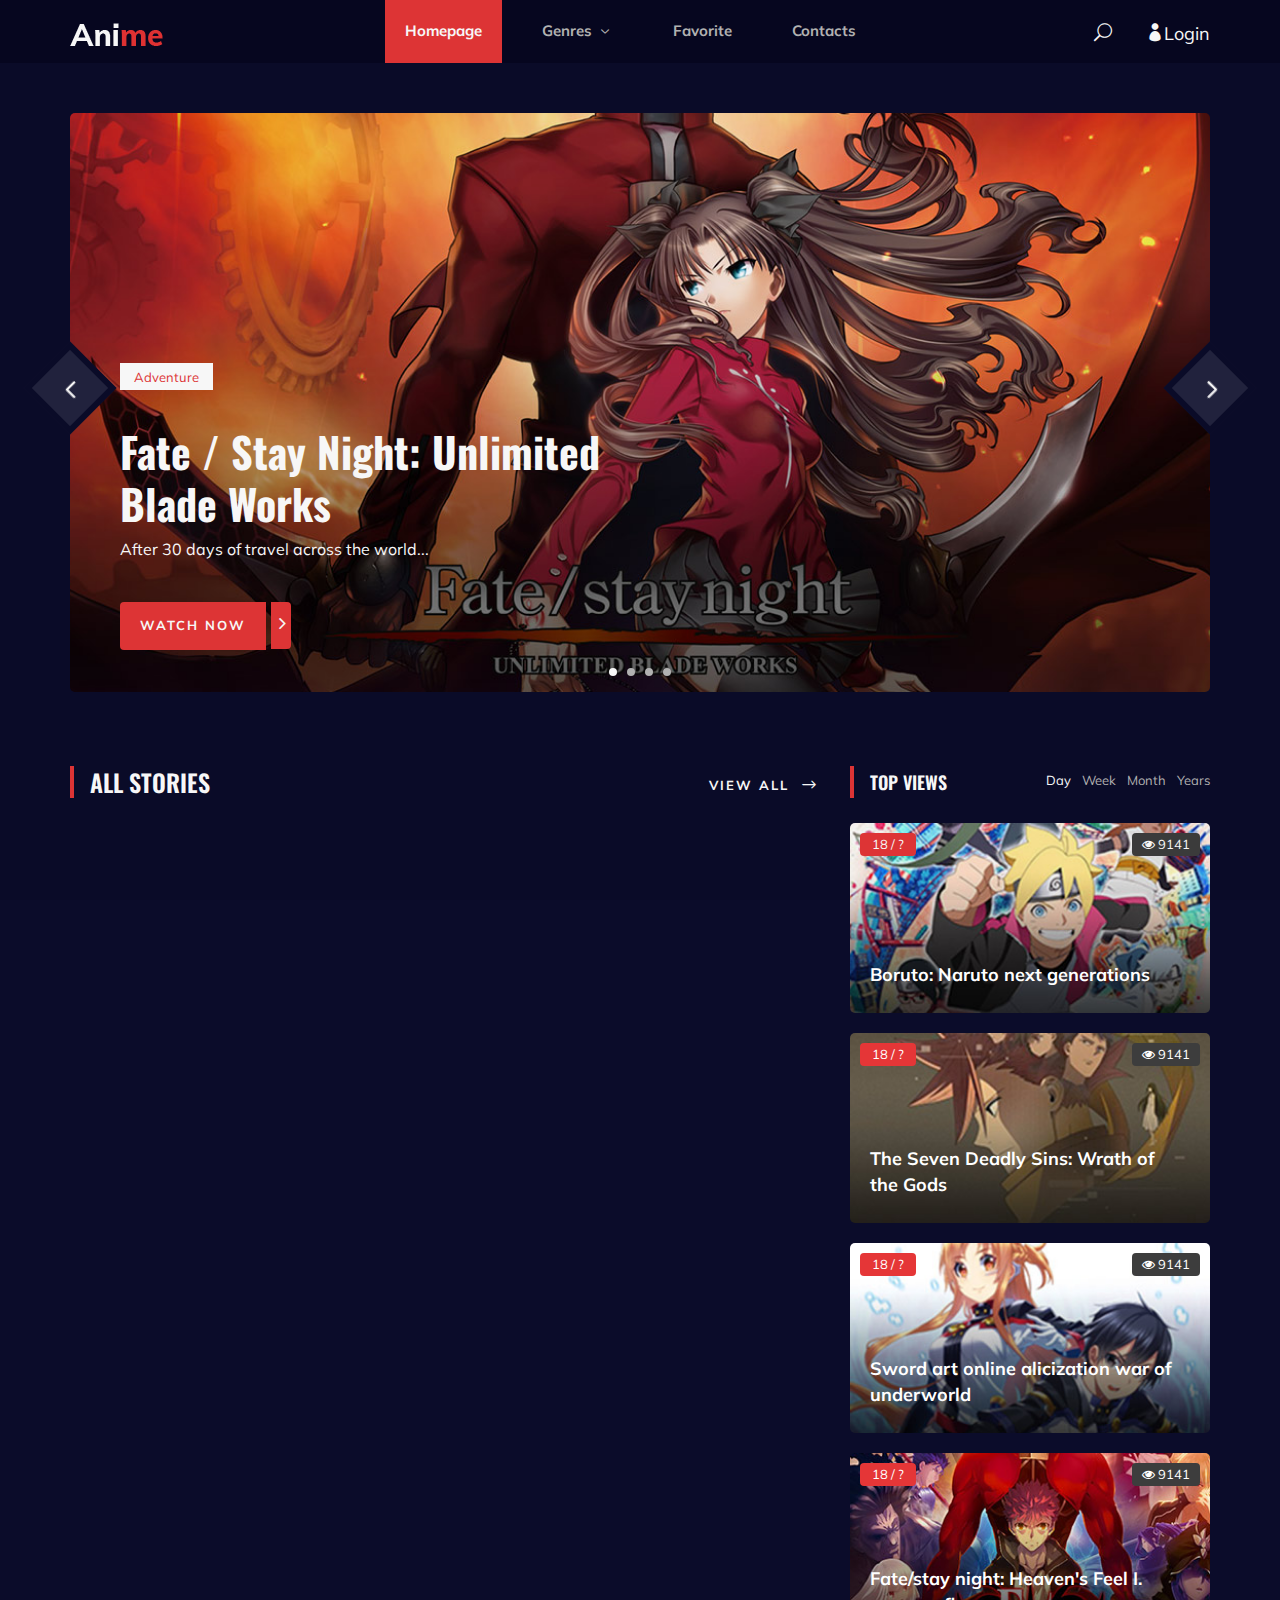
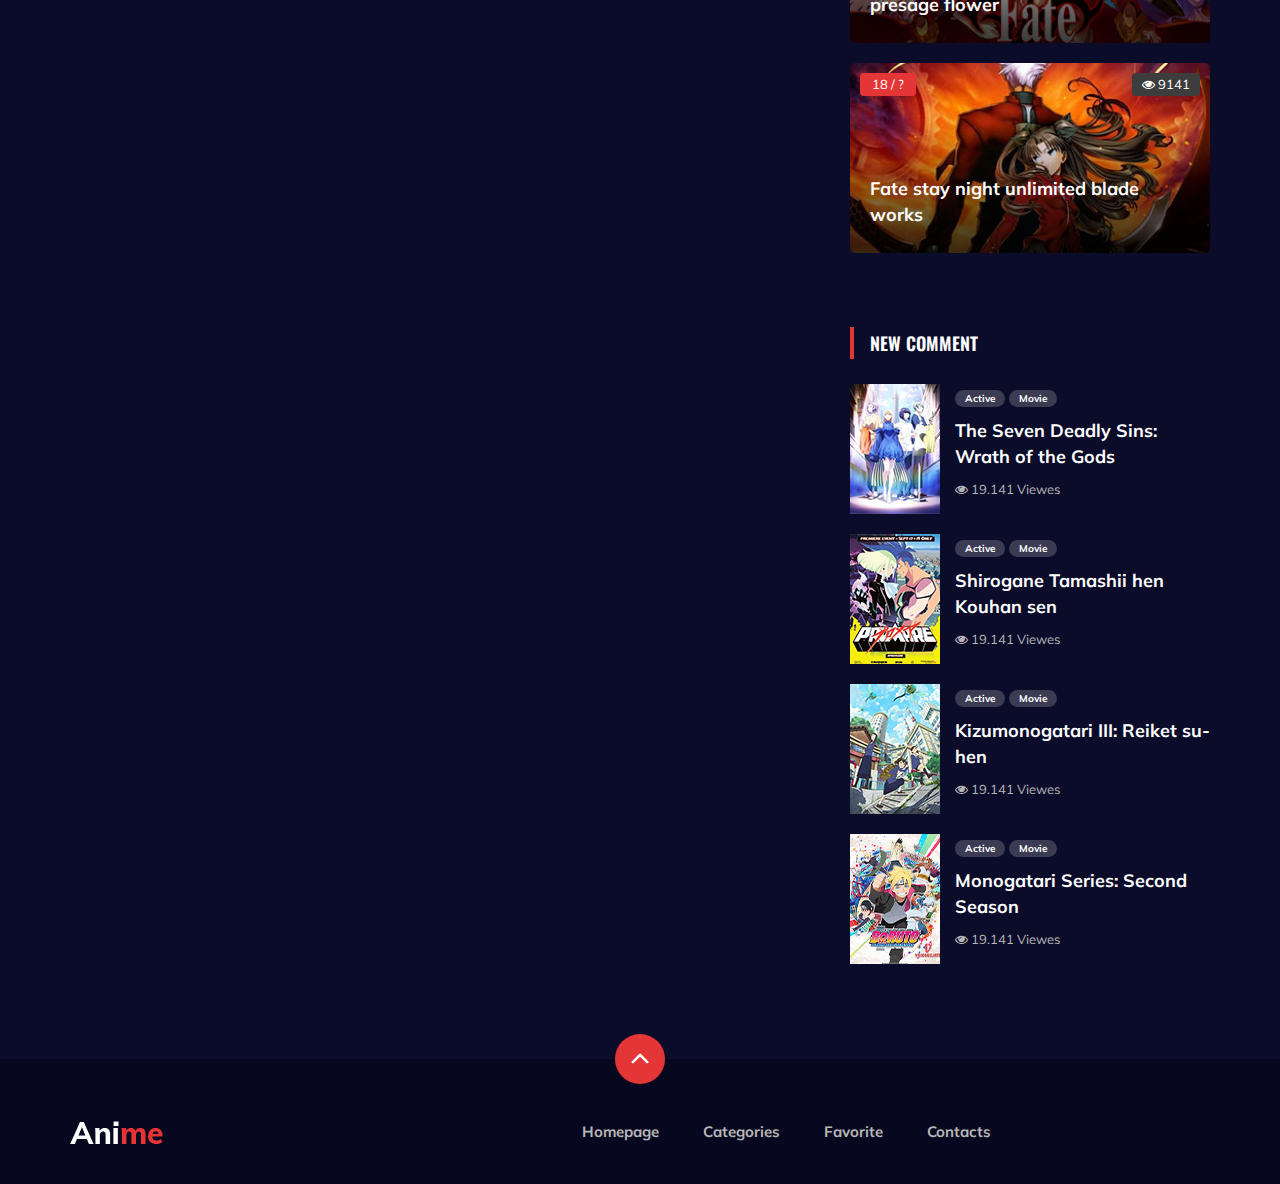
<file: index.html>
<!DOCTYPE html>
<html lang="zxx">

<head>
    <meta charset="UTF-8">
    <meta name="description" content="Anime Template">
    <meta name="keywords" content="Anime, unica, creative, html">
    <meta name="viewport" content="width=device-width, initial-scale=1.0">
    <meta http-equiv="X-UA-Compatible" content="ie=edge">
    <title>Anime | Template</title>

    <!-- Google Font -->
    <link href="https://fonts.googleapis.com/css2?family=Oswald:wght@300;400;500;600;700&display=swap" rel="stylesheet">
    <link href="https://fonts.googleapis.com/css2?family=Mulish:wght@300;400;500;600;700;800;900&display=swap"
          rel="stylesheet">

    <!-- Css Styles -->
    <link rel="stylesheet" href="css/bootstrap.min.css" type="text/css">
    <link rel="stylesheet" href="css/font-awesome.min.css" type="text/css">
    <link rel="stylesheet" href="css/elegant-icons.css" type="text/css">
    <link rel="stylesheet" href="css/plyr.css" type="text/css">
    <link rel="stylesheet" href="css/nice-select.css" type="text/css">
    <link rel="stylesheet" href="css/owl.carousel.min.css" type="text/css">
    <link rel="stylesheet" href="css/slicknav.min.css" type="text/css">
    <link rel="stylesheet" href="css/style.css" type="text/css">

</head>

<body>
<!-- Page Preloder -->
<div id="preloder">
    <div class="loader"></div>
</div>

<!-- Header Section Begin -->
<header class="header">
    <div class="container">
        <div class="row">
            <div class="col-lg-2">
                <div class="header__logo">
                    <a href="./index.html">
                        <img src="img/logo.png" alt="">
                    </a>
                </div>
            </div>
            <div class="col-lg-8">
                <div class="header__nav">
                    <nav class="header__menu mobile-menu">
                        <ul>
                            <li class="active"><a href="./index.html">Homepage</a></li>
                            <li><a href="./categories.html">Genres <span class="arrow_carrot-down"></span></a>
                                <ul class="dropdown" id="genresList">
                                </ul>
                            </li>
                            <li><a href="./favourites.html">Favorite</a></li>
                            <li><a href="#">Contacts</a></li>
                            <li><a href="#addStoryModal" style="display: none" id="add-str" data-toggle="modal" data-target="#addStoryModal">Add Story</a></li>
                        </ul>
                    </nav>
                </div>
            </div>
            <div class="col-lg-2">
                <div class="header__right">
                    <a href="#" class="search-switch"><span class="icon_search"></span></a>
                    <a href="#" id="acc-btn"><i class="icon_profile"></i><span id="userName"></span></a>
                </div>
            </div>
        </div>
        <div id="mobile-menu-wrap"></div>
    </div>
</header>
<!-- Header End -->

<!-- Hero Section Begin -->
<section class="hero">
    <div class="container">
        <div class="hero__slider owl-carousel">
            <div class="hero__items set-bg" data-setbg="img/hero/hero-1.jpg">
                <div class="row">
                    <div class="col-lg-6">
                        <div class="hero__text">
                            <div class="label">Adventure</div>
                            <h2>Fate / Stay Night: Unlimited Blade Works</h2>
                            <p>After 30 days of travel across the world...</p>
                            <a href="#"><span>Watch Now</span> <i class="fa fa-angle-right"></i></a>
                        </div>
                    </div>
                </div>
            </div>
            <div class="hero__items set-bg"
                 data-setbg="https://static.wikia.nocookie.net/highschooldxd/images/1/13/Rias_gremory.jpg/revision/latest?cb=20121202064330">
                <div class="row">
                    <div class="col-lg-6">
                        <div class="hero__text">
                            <div class="label">Adventure</div>
                            <h2>Fate / Stay Night: Unlimited Blade Works</h2>
                            <p>After 30 days of travel across the world...</p>
                            <a href="#"><span>Watch Now</span> <i class="fa fa-angle-right"></i></a>
                        </div>
                    </div>
                </div>
            </div>
            <div class="hero__items set-bg"
                 data-setbg="https://images.fpt.shop/unsafe/filters:quality(5)/fptshop.com.vn/uploads/images/tin-tuc/152663/Originals/doi-duoi-anh-01.jpg">
                <div class="row">
                    <div class="col-lg-6">
                        <div class="hero__text">
                            <div class="label">Adventure</div>
                            <h2>Fate / Stay Night: Unlimited Blade Works</h2>
                            <p>After 30 days of travel across the world...</p>
                            <a href="#"><span>Watch Now</span> <i class="fa fa-angle-right"></i></a>
                        </div>
                    </div>
                </div>
            </div>
            <div class="hero__items set-bg"
                 data-setbg="https://images.fpt.shop/unsafe/filters:quality(5)/fptshop.com.vn/uploads/images/tin-tuc/152663/Originals/doi-duoi-anh-01.jpg">
                <div class="row">
                    <div class="col-lg-6">
                        <div class="hero__text">
                            <div class="label">Adventure</div>
                            <h2>Fate / Stay Night: Unlimited Blade Works</h2>
                            <p>After 30 days of travel across the world...</p>
                            <a href="#"><span>Watch Now</span> <i class="fa fa-angle-right"></i></a>
                        </div>
                    </div>
                </div>
            </div>
        </div>
    </div>
</section>
<!-- Hero Section End -->

<!-- Product Section Begin -->
<section class="product spad">
    <div class="container">
        <div class="row">
            <div class="col-lg-8">
                <div class="trending__product">
                    <div class="row">
                        <div class="col-lg-8 col-md-8 col-sm-8">
                            <div class="section-title">
                                <h4>All Stories</h4>
                            </div>
                        </div>
                        <div class="col-lg-4 col-md-4 col-sm-4">
                            <div class="btn__all">
                                <a href="#" class="primary-btn">View All <span class="arrow_right"></span></a>
                            </div>
                        </div>
                    </div>
                    <div class="row" id="trending">

                    </div>
                </div>
            </div>
            <div class="col-lg-4 col-md-6 col-sm-8">
                <div class="product__sidebar">
                    <div class="product__sidebar__view">
                        <div class="section-title">
                            <h5>Top Views</h5>
                        </div>
                        <ul class="filter__controls">
                            <li class="active" data-filter="*">Day</li>
                            <li data-filter=".week">Week</li>
                            <li data-filter=".month">Month</li>
                            <li data-filter=".years">Years</li>
                        </ul>
                        <div class="filter__gallery">
                            <div class="product__sidebar__view__item set-bg mix day years"
                                 data-setbg="img/sidebar/tv-1.jpg">
                                <div class="ep">18 / ?</div>
                                <div class="view"><i class="fa fa-eye"></i> 9141</div>
                                <h5><a href="#">Boruto: Naruto next generations</a></h5>
                            </div>
                            <div class="product__sidebar__view__item set-bg mix month week"
                                 data-setbg="img/sidebar/tv-2.jpg">
                                <div class="ep">18 / ?</div>
                                <div class="view"><i class="fa fa-eye"></i> 9141</div>
                                <h5><a href="#">The Seven Deadly Sins: Wrath of the Gods</a></h5>
                            </div>
                            <div class="product__sidebar__view__item set-bg mix week years"
                                 data-setbg="img/sidebar/tv-3.jpg">
                                <div class="ep">18 / ?</div>
                                <div class="view"><i class="fa fa-eye"></i> 9141</div>
                                <h5><a href="#">Sword art online alicization war of underworld</a></h5>
                            </div>
                            <div class="product__sidebar__view__item set-bg mix years month"
                                 data-setbg="img/sidebar/tv-4.jpg">
                                <div class="ep">18 / ?</div>
                                <div class="view"><i class="fa fa-eye"></i> 9141</div>
                                <h5><a href="#">Fate/stay night: Heaven's Feel I. presage flower</a></h5>
                            </div>
                            <div class="product__sidebar__view__item set-bg mix day"
                                 data-setbg="img/sidebar/tv-5.jpg">
                                <div class="ep">18 / ?</div>
                                <div class="view"><i class="fa fa-eye"></i> 9141</div>
                                <h5><a href="#">Fate stay night unlimited blade works</a></h5>
                            </div>
                        </div>
                    </div>
                    <div class="product__sidebar__comment">
                        <div class="section-title">
                            <h5>New Comment</h5>
                        </div>
                        <div class="product__sidebar__comment__item">
                            <div class="product__sidebar__comment__item__pic">
                                <img src="img/sidebar/comment-1.jpg" alt="">
                            </div>
                            <div class="product__sidebar__comment__item__text">
                                <ul>
                                    <li>Active</li>
                                    <li>Movie</li>
                                </ul>
                                <h5><a href="#">The Seven Deadly Sins: Wrath of the Gods</a></h5>
                                <span><i class="fa fa-eye"></i> 19.141 Viewes</span>
                            </div>
                        </div>
                        <div class="product__sidebar__comment__item">
                            <div class="product__sidebar__comment__item__pic">
                                <img src="img/sidebar/comment-2.jpg" alt="">
                            </div>
                            <div class="product__sidebar__comment__item__text">
                                <ul>
                                    <li>Active</li>
                                    <li>Movie</li>
                                </ul>
                                <h5><a href="#">Shirogane Tamashii hen Kouhan sen</a></h5>
                                <span><i class="fa fa-eye"></i> 19.141 Viewes</span>
                            </div>
                        </div>
                        <div class="product__sidebar__comment__item">
                            <div class="product__sidebar__comment__item__pic">
                                <img src="img/sidebar/comment-3.jpg" alt="">
                            </div>
                            <div class="product__sidebar__comment__item__text">
                                <ul>
                                    <li>Active</li>
                                    <li>Movie</li>
                                </ul>
                                <h5><a href="#">Kizumonogatari III: Reiket su-hen</a></h5>
                                <span><i class="fa fa-eye"></i> 19.141 Viewes</span>
                            </div>
                        </div>
                        <div class="product__sidebar__comment__item">
                            <div class="product__sidebar__comment__item__pic">
                                <img src="img/sidebar/comment-4.jpg" alt="">
                            </div>
                            <div class="product__sidebar__comment__item__text">
                                <ul>
                                    <li>Active</li>
                                    <li>Movie</li>
                                </ul>
                                <h5><a href="#">Monogatari Series: Second Season</a></h5>
                                <span><i class="fa fa-eye"></i> 19.141 Viewes</span>
                            </div>
                        </div>
                    </div>
                </div>
            </div>
        </div>
    </div>
</section>
<!-- Product Section End -->

<!-- Footer Section Begin -->
<footer class="footer">
    <div class="page-up">
        <a href="#" id="scrollToTopButton"><span class="arrow_carrot-up"></span></a>
    </div>
    <div class="container">
        <div class="row">
            <div class="col-lg-3">
                <div class="footer__logo">
                    <a href="./index.html"><img src="img/logo.png" alt=""></a>
                </div>
            </div>
            <div class="col-lg-9">
                <div class="footer__nav">
                    <ul>
                        <li class="active"><a href="./index.html">Homepage</a></li>
                        <li><a href="./categories.html">Categories</a></li>
                        <li><a href="./favourites.html">Favorite</a></li>
                        <li><a href="#">Contacts</a></li>
                    </ul>
                </div>
            </div>
        </div>
    </div>
</footer>
<!-- Footer Section End -->

<!-- Search model Begin -->
<div class="search-model">
    <div class="h-100 d-flex align-items-center justify-content-center">
        <div class="search-close-switch"><i class="icon_close"></i></div>
        <form class="search-model-form">
            <input type="text" id="search-input" placeholder="Search here.....">
        </form>
    </div>
</div>
<!-- Search model end -->

<!--Add story Modal begin-->
<div class="modal fade" id="addStoryModal" tabindex="-1" role="dialog" aria-labelledby="exampleModalLabel" aria-hidden="true">
    <div class="modal-dialog rounded" role="document">
        <div class="modal-content" style="background-color: #0b0c2a">
            <div class="modal-header" style="background-color: #0b0c2a">
                <h5 class="modal-title" id="addStoryModalLabel" style="color: #ffffff">Add story</h5>
                <button type="button" class="close" data-dismiss="modal" aria-label="Close">
                    <span aria-hidden="true">&times;</span>
                </button>
            </div>
            <div class="modal-body bg-secondary" style="background-color: #0b0c2a">
                <label for="title-add" style="color: #ffffff">Input title:</label><br>
                <input id="title-add" style="width: 35vw" class="bg-secondary border-dark"><br>
                <label for="img-add" style="color: #ffffff">Input image link:</label><br>
                <input id="img-add" style="width: 35vw" class="bg-secondary border-dark"><br>
                <label for="status-add" style="color: #ffffff">Input starus:</label><br>
                <input id="status-add" style="width: 35vw" class="bg-secondary border-dark"><br>
                <label for="description-add" style="color: #ffffff">Input description:</label><br>
                <input id="description-add" style="width: 35vw" class="bg-secondary border-dark"><br>
                <label for="votes-add" style="color: #ffffff">Input votes:</label><br>
                <input type="number" id="votes-add" style="width: 35vw" class="bg-secondary border-dark"><br>
                <label for="rating-add" style="color: #ffffff">Input rating:</label><br>
                <input type="number" id="rating-add" style="width: 35vw" class="bg-secondary border-dark" min="0" max="5"><br>
            </div>
            <div class="modal-body bg-secondary" style="background-color: #0b0c2a">
                <button type="reset" class="btn" style="background-color: #0b0c2a; color: #ffffff" data-dismiss="modal">Close</button>
                <button type="button" id="addStory" class="btn" style="background-color: #0b0c2a; color: #ffffff" data-dismiss="modal">Add story</button>
            </div>
        </div>
    </div>
</div>
<!--Add story Modal end-->

<!-- Js Plugins -->
<script src="./js/jquery-3.3.1.min.js"></script>
<script src="./js/bootstrap.min.js"></script>
<script src="./js/player.js"></script>
<script src="./js/jquery.nice-select.min.js"></script>
<script src="./js/mixitup.min.js"></script>
<script src="./js/jquery.slicknav.js"></script>
<script src="./js/owl.carousel.min.js"></script>
<script src="./js/main.js"></script>


</body>

</html>

<script src="./js/account-nav.js"></script>

<script src="js/index.js"></script>
</file>
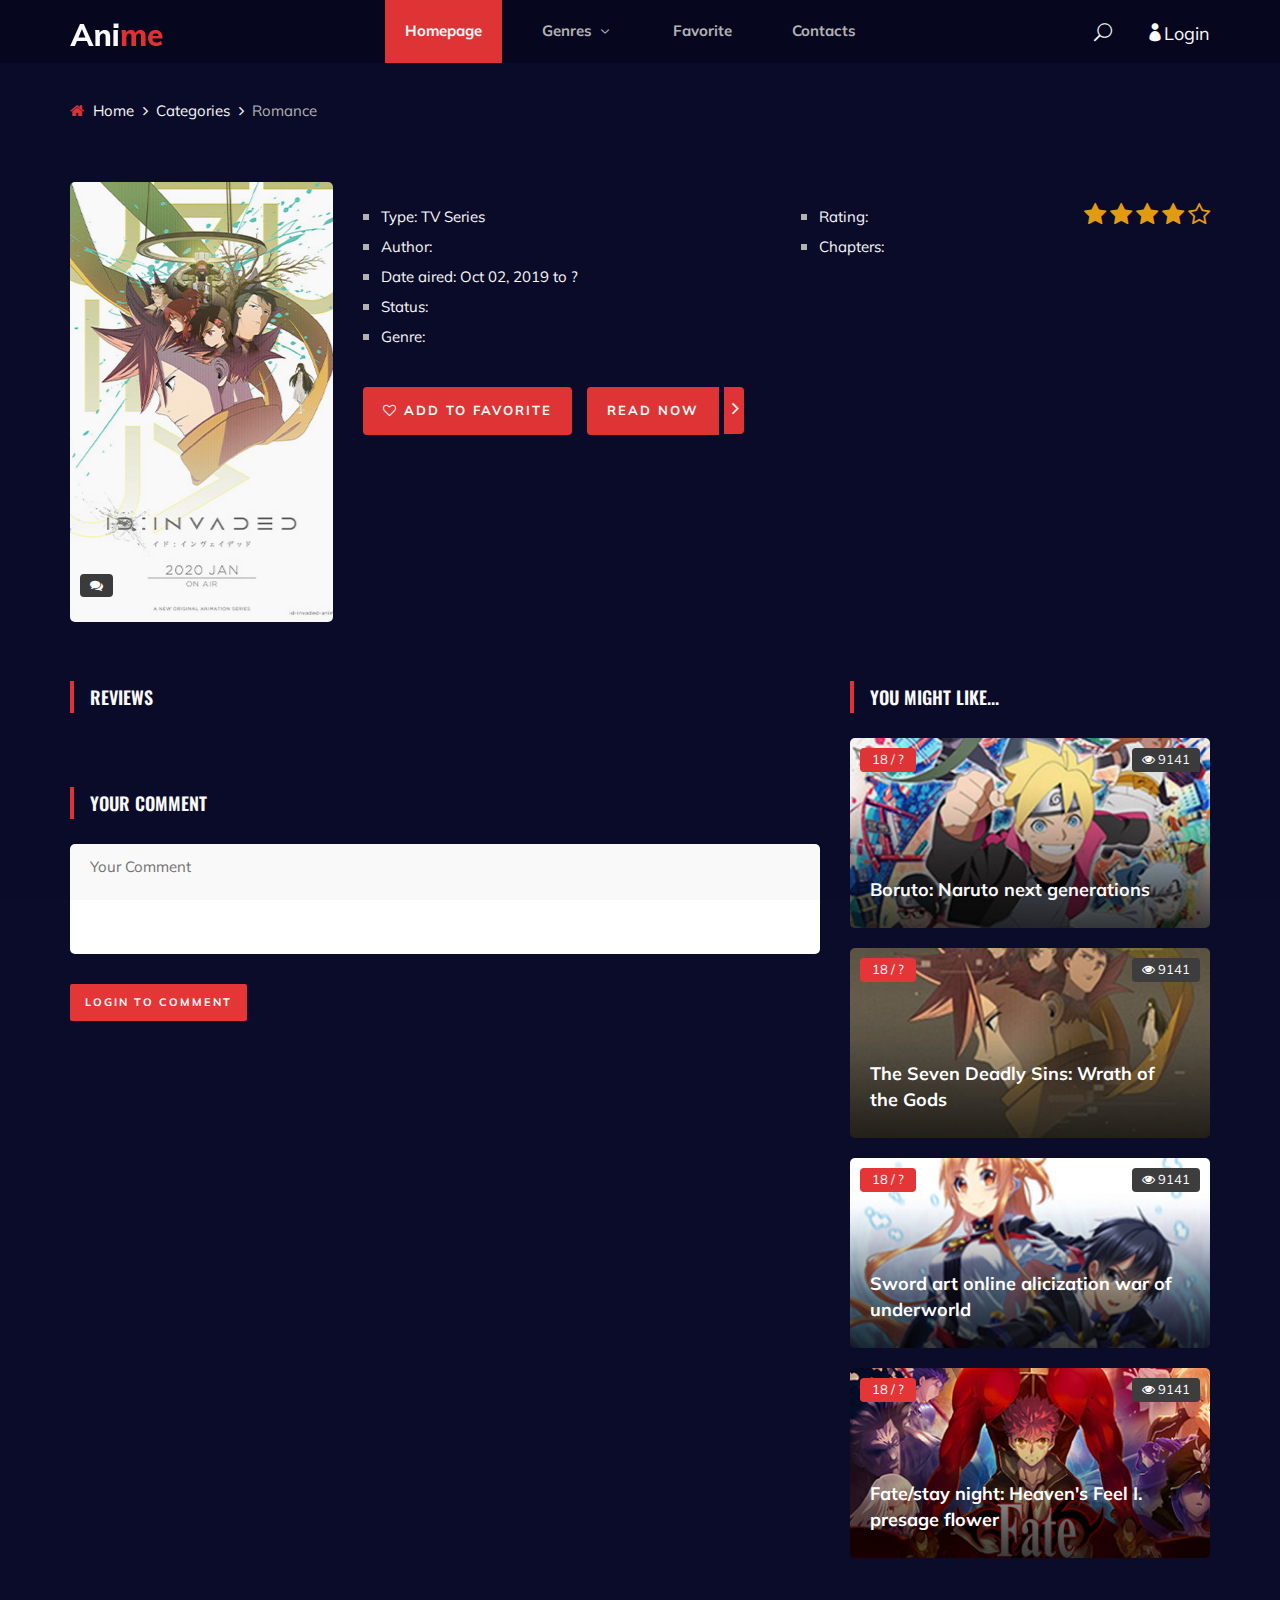
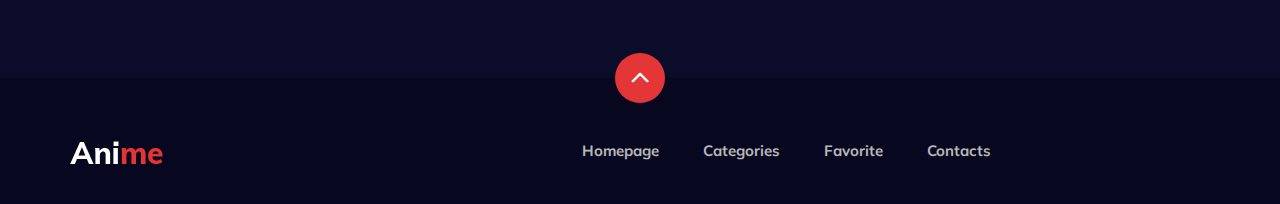
<file: anime-details.html>
<!DOCTYPE html>
<html lang="zxx">

<head>
    <meta charset="UTF-8">
    <meta name="description" content="Anime Template">
    <meta name="keywords" content="Anime, unica, creative, html">
    <meta name="viewport" content="width=device-width, initial-scale=1.0">
    <meta http-equiv="X-UA-Compatible" content="ie=edge">
    <title>Anime | Template</title>

    <!-- Google Font -->
    <link href="https://fonts.googleapis.com/css2?family=Oswald:wght@300;400;500;600;700&display=swap" rel="stylesheet">
    <link href="https://fonts.googleapis.com/css2?family=Mulish:wght@300;400;500;600;700;800;900&display=swap"
          rel="stylesheet">

    <!-- Css Styles -->
    <link rel="stylesheet" href="css/bootstrap.min.css" type="text/css">
    <link rel="stylesheet" href="css/font-awesome.min.css" type="text/css">
    <link rel="stylesheet" href="css/elegant-icons.css" type="text/css">
    <link rel="stylesheet" href="css/plyr.css" type="text/css">
    <link rel="stylesheet" href="css/nice-select.css" type="text/css">
    <link rel="stylesheet" href="css/owl.carousel.min.css" type="text/css">
    <link rel="stylesheet" href="css/slicknav.min.css" type="text/css">
    <link rel="stylesheet" href="css/style.css" type="text/css">
</head>

<body>
<!-- Page Preloder -->
<div id="preloder">
    <div class="loader"></div>
</div>

<!-- Header Section Begin -->
<header class="header">
    <div class="container">
        <div class="row">
            <div class="col-lg-2">
                <div class="header__logo">
                    <a href="./index.html">
                        <img src="img/logo.png" alt="">
                    </a>
                </div>
            </div>
            <div class="col-lg-8">
                <div class="header__nav">
                    <nav class="header__menu mobile-menu">
                        <ul>
                            <li class="active"><a href="./index.html">Homepage</a></li>
                            <li><a href="./categories.html">Genres <span class="arrow_carrot-down"></span></a>
                                <ul class="dropdown" id="genresList">
                                </ul>
                            </li>
                            <li><a href="./favourites.html">Favorite</a></li>
                            <li><a href="#">Contacts</a></li>
                            <li><a href="#addStoryModal" id="add-str" data-toggle="modal" style="display: none" data-target="#addStoryModal">Add Story</a></li>
                        </ul>
                    </nav>
                </div>
            </div>
            <div class="col-lg-2">
                <div class="header__right">
                    <a href="#" class="search-switch"><span class="icon_search"></span></a>
                    <a href="#" id="acc-btn"><i class="icon_profile"></i><span id="userName"></span></a>
                </div>
            </div>
        </div>
        <div id="mobile-menu-wrap"></div>
    </div>
</header>
<!-- Header End -->

<!-- Breadcrumb Begin -->
<div class="breadcrumb-option">
    <div class="container">
        <div class="row">
            <div class="col-lg-12">
                <div class="breadcrumb__links">
                    <a href="./index.html"><i class="fa fa-home"></i> Home</a>
                    <a href="./categories.html">Categories</a>
                    <span>Romance</span>
                </div>
            </div>
        </div>
    </div>
</div>
<!-- Breadcrumb End -->

<!-- Anime Section Begin -->
<section class="anime-details spad">
    <div class="container">
        <div class="anime__details__content">
            <div class="row">
                <div class="col-lg-3">
                    <div id="img" class="anime__details__pic set-bg" data-setbg="img/anime/details-pic.jpg">
                        <div class="comment"><i class="fa fa-comments"></i> <span  class="comments"></span></div>
                    </div>
                </div>
                <div class="col-lg-9">
                    <div class="anime__details__text">
                        <div class="anime__details__title">
                            <h3 id="title"></h3>
                        </div>
                        <div class="anime__details__rating" class="rating">
                            <div class="rating">
                                <a href="#"><i class="fa fa-star"></i></a>
                                <a href="#"><i class="fa fa-star"></i></a>
                                <a href="#"><i class="fa fa-star"></i></a>
                                <a href="#"><i class="fa fa-star"></i></a>
                                <a href="#"><i class="fa fa-star-o"></i></a>
                            </div>
                            <span class="votes"></span>
                        </div>
                        <p class="description"></p>
                        <div class="anime__details__widget">
                            <div class="row">
                                <div class="col-lg-6 col-md-6">
                                    <ul>
                                        <li>Type: TV Series</li>
                                        <li>Author: <span CLASS="author"></span></li>
                                        <li>Date aired: Oct 02, 2019 to ?</li>
                                        <li>Status: <span class="status"></span></li>
                                        <li>Genre: <span class="genres"></span></li>
                                    </ul>
                                </div>
                                <div class="col-lg-6 col-md-6">
                                    <ul>
                                        <li>Rating: <span class="rating"></span></li>
                                        <li>Chapters: <span class="chapters"></span></li>
                                    </ul>
                                </div>
                            </div>
                        </div>
                        <div class="anime__details__btn">
                            <a href="#" class="follow-btn"><i class="fa fa-heart-o"></i> Add To Favorite</a>
                            <a href="#" class="watch-btn"><span>Read Now</span>
                                <i class="fa fa-angle-right"></i>
                            </a>
                            <a href="#" class="watch-btn" id="add-btn" style="display: none"><span>Add chapter</span></a>
                        </div>
                    </div>
                </div>
            </div>
        </div>
        <div class="row">
            <div class="col-lg-8 col-md-8">
                <div class="anime__details__review">
                    <div class="section-title">
                        <h5>Reviews</h5>
                    </div>
                    <div class="anime__review__item" id="comments">

                    </div>
                </div>
                <div class="anime__details__form">
                    <div class="section-title">
                        <h5>Your Comment</h5>
                    </div>
                    <form action="#">
                        <textarea placeholder="Your Comment"></textarea>
                        <button type="submit" id="cmt-btn"><i class="fa fa-location-arrow"></i> Review</button>
                    </form>
                </div>
            </div>
            <div class="col-lg-4 col-md-4">
                <div class="anime__details__sidebar">
                    <div class="section-title">
                        <h5>you might like...</h5>
                    </div>
                    <div class="product__sidebar__view__item set-bg" data-setbg="img/sidebar/tv-1.jpg">
                        <div class="ep">18 / ?</div>
                        <div class="view"><i class="fa fa-eye"></i> 9141</div>
                        <h5><a href="#">Boruto: Naruto next generations</a></h5>
                    </div>
                    <div class="product__sidebar__view__item set-bg" data-setbg="img/sidebar/tv-2.jpg">
                        <div class="ep">18 / ?</div>
                        <div class="view"><i class="fa fa-eye"></i> 9141</div>
                        <h5><a href="#">The Seven Deadly Sins: Wrath of the Gods</a></h5>
                    </div>
                    <div class="product__sidebar__view__item set-bg" data-setbg="img/sidebar/tv-3.jpg">
                        <div class="ep">18 / ?</div>
                        <div class="view"><i class="fa fa-eye"></i> 9141</div>
                        <h5><a href="#">Sword art online alicization war of underworld</a></h5>
                    </div>
                    <div class="product__sidebar__view__item set-bg" data-setbg="img/sidebar/tv-4.jpg">
                        <div class="ep">18 / ?</div>
                        <div class="view"><i class="fa fa-eye"></i> 9141</div>
                        <h5><a href="#">Fate/stay night: Heaven's Feel I. presage flower</a></h5>
                    </div>
                </div>
            </div>
        </div>
    </div>
</section>
<!-- Anime Section End -->

<!-- Footer Section Begin -->
<footer class="footer">
    <div class="page-up">
        <a href="#" id="scrollToTopButton"><span class="arrow_carrot-up"></span></a>
    </div>
    <div class="container">
        <div class="row">
            <div class="col-lg-3">
                <div class="footer__logo">
                    <a href="./index.html"><img src="img/logo.png" alt=""></a>
                </div>
            </div>
            <div class="col-lg-9">
                <div class="footer__nav">
                    <ul>
                        <li class="active"><a href="./index.html">Homepage</a></li>
                        <li><a href="./categories.html">Categories</a></li>
                        <li><a href="./favourites.html">Favorite</a></li>
                        <li><a href="#">Contacts</a></li>
                    </ul>
                </div>
            </div>

        </div>
    </div>
</footer>
<!-- Footer Section End -->

<!-- Search model Begin -->
<div class="search-model">
    <div class="h-100 d-flex align-items-center justify-content-center">
        <div class="search-close-switch"><i class="icon_close"></i></div>
        <form class="search-model-form">
            <input type="text" id="search-input" placeholder="Search here.....">
        </form>
    </div>
</div>
<!-- Search model end -->

<!--Add story Modal begin-->
<div class="modal fade" id="addStoryModal" tabindex="-1" role="dialog" aria-labelledby="exampleModalLabel" aria-hidden="true">
    <div class="modal-dialog rounded" role="document">
        <div class="modal-content" style="background-color: #0b0c2a">
            <div class="modal-header" style="background-color: #0b0c2a">
                <h5 class="modal-title" id="addStoryModalLabel" style="color: #ffffff">Add story</h5>
                <button type="button" class="close" data-dismiss="modal" aria-label="Close">
                    <span aria-hidden="true">&times;</span>
                </button>
            </div>
            <div class="modal-body bg-secondary" style="background-color: #0b0c2a">
                <label for="title-add" style="color: #ffffff">Input title:</label><br>
                <input id="title-add" style="width: 35vw" class="bg-secondary border-dark"><br>
                <label for="img-add" style="color: #ffffff">Input image link:</label><br>
                <input id="img-add" style="width: 35vw" class="bg-secondary border-dark"><br>
                <label for="status-add" style="color: #ffffff">Input starus:</label><br>
                <input id="status-add" style="width: 35vw" class="bg-secondary border-dark"><br>
                <label for="description-add" style="color: #ffffff">Input description:</label><br>
                <input id="description-add" style="width: 35vw" class="bg-secondary border-dark"><br>
                <label for="votes-add" style="color: #ffffff">Input votes:</label><br>
                <input type="number" id="votes-add" style="width: 35vw" class="bg-secondary border-dark"><br>
                <label for="rating-add" style="color: #ffffff">Input rating:</label><br>
                <input type="number" id="rating-add" style="width: 35vw" class="bg-secondary border-dark" min="0" max="5"><br>
            </div>
            <div class="modal-body bg-secondary" style="background-color: #0b0c2a">
                <button type="reset" class="btn" style="background-color: #0b0c2a; color: #ffffff" data-dismiss="modal">Close</button>
                <button type="button" id="addStory" class="btn" style="background-color: #0b0c2a; color: #ffffff" data-dismiss="modal">Add story</button>
            </div>
        </div>
    </div>
</div>
<!--Add story Modal end-->

<!-- Js Plugins -->
<script src="js/jquery-3.3.1.min.js"></script>
<script src="js/bootstrap.min.js"></script>
<script src="js/player.js"></script>
<script src="js/jquery.nice-select.min.js"></script>
<script src="js/mixitup.min.js"></script>
<script src="js/jquery.slicknav.js"></script>
<script src="js/owl.carousel.min.js"></script>
<script src="js/main.js"></script>

</body>

</html>
<script>
    var params = new window.URLSearchParams(window.location.search);
    var id = params.get('id');
    if(localStorage.getItem('accData')){if(JSON.parse(localStorage.getItem('accData')).roles.id === 1) $('#add-btn').show()}
    $.ajax({
        type: "GET",
        headers: {
            'Accept': 'application/json',
            'Content-Type':'application/json'
        },
        url: "http://localhost:8080/stories/"+id,
        success: function (data) {
            console.log(data)
            showDetails(data);
        },
        error: function (err) {
            console.log(err)
        }
    });
 function showDetails(data){
     $('.votes').html(data.vote);
     $('#title').html(data.title);
     $('.description').html(data.description);
     $('.status').html(data.status);
     $('.author').html(data.author)
     $('.comment').html(data.comments.length+' comment(s)');
     $('#img').css('background-image', 'url(' + data.img + ')');
     $('.chapters').html(data.chapters);
     let genres='';
     for (const genre of data.genres){
         genres += genre;
     }
     $('.genres').html(genres);
     let cmt='';
     if(data.comments){
         for (const c of data.comments) {
             cmt += `<div class="anime__review__item__pic mt-3">
                            <img src="img/anime/review-1.jpg" alt="">
                        </div>
                        <div class="anime__review__item__text mt-3">
                            <h6>${c[2]} - <span>1 Hour ago</span></h6>
                            <p>${c[1]}</p>
                        </div>`
         }
         $('#comments').html(cmt);
     } else{$('#comments').html("No comment yet!");}
 }
    if(!localStorage.getItem('accData')) {
        $('#cmt-btn'). prop('disabled', true);
        $('#cmt-btn').html('Login to comment');
    }
</script>
<script src="js/account-nav.js"></script>
</file>
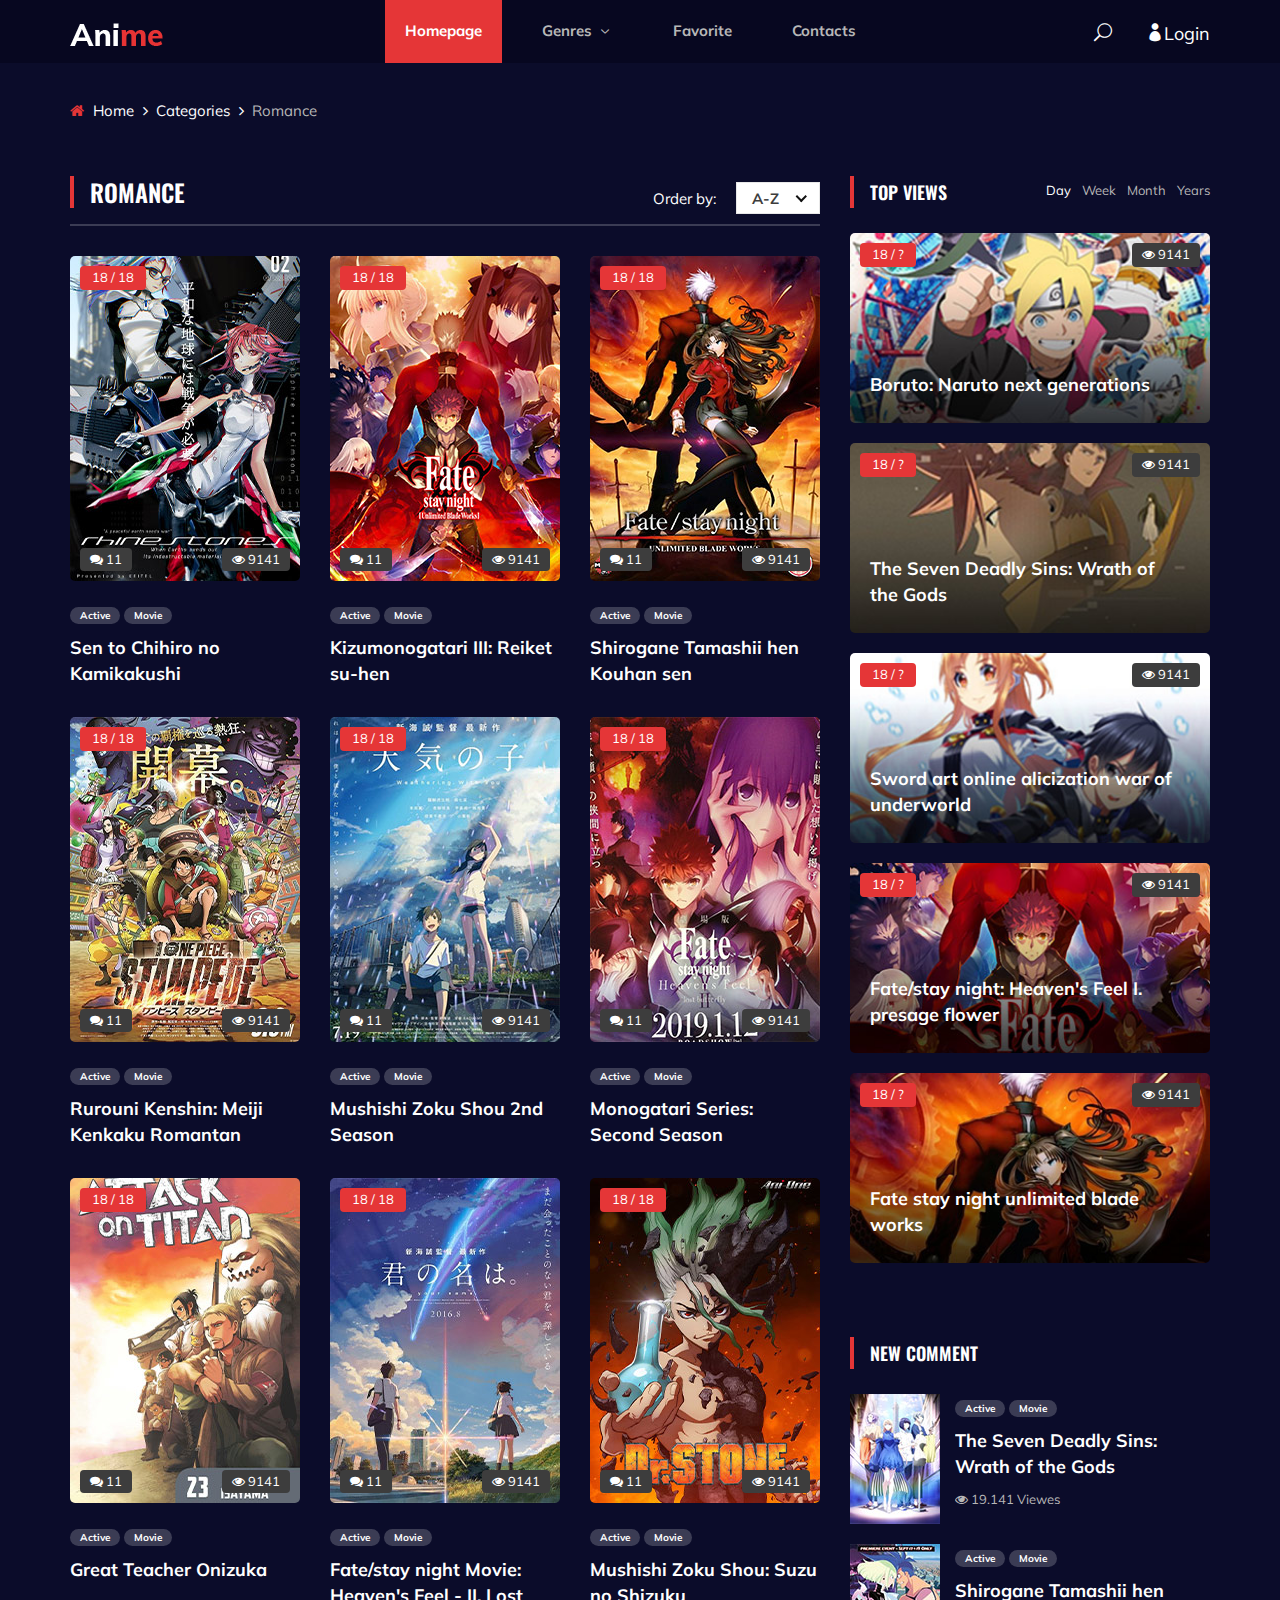
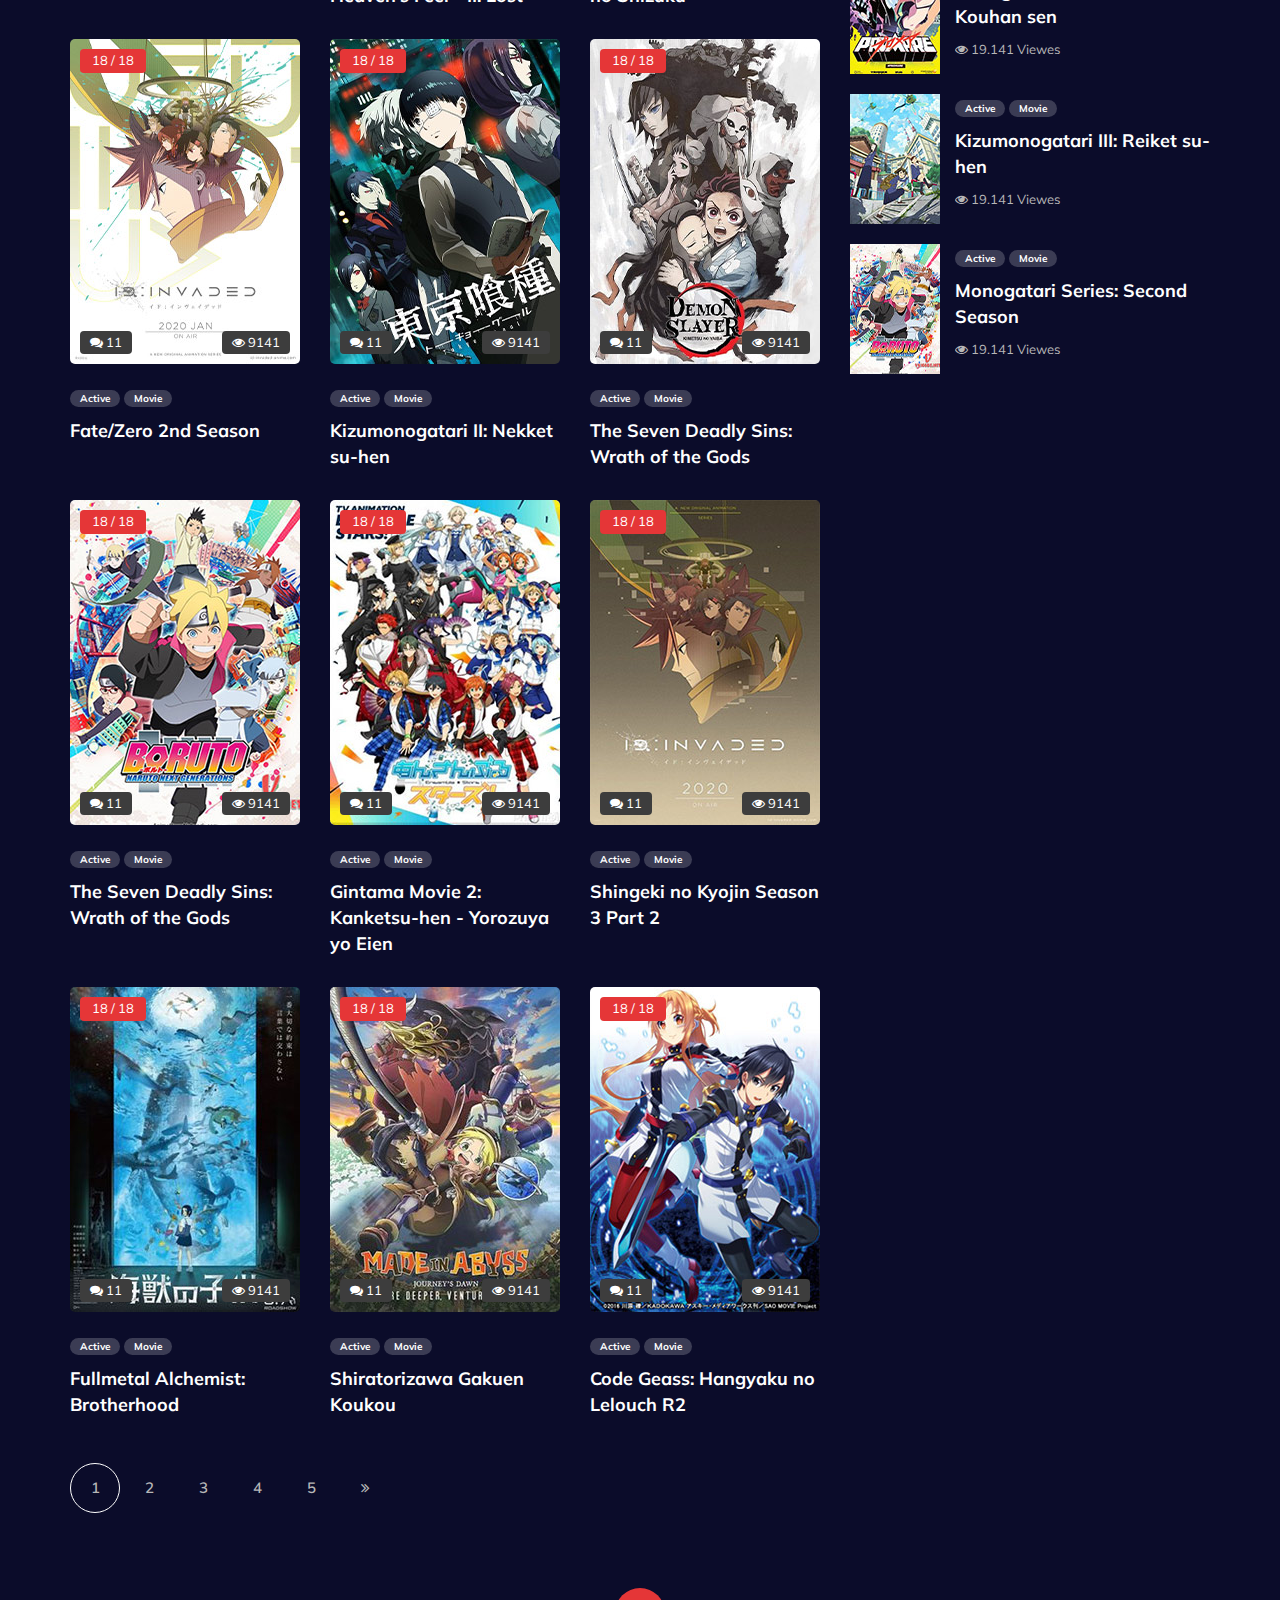
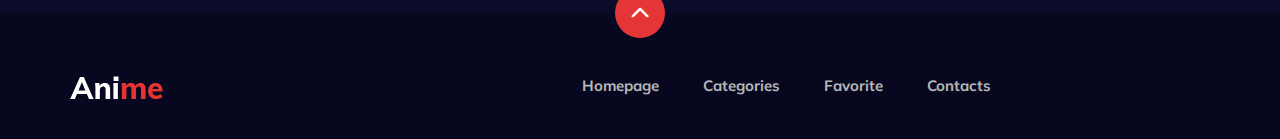
<file: categories.html>
<!DOCTYPE html>
<html lang="zxx">

<head>
    <meta charset="UTF-8">
    <meta name="description" content="Anime Template">
    <meta name="keywords" content="Anime, unica, creative, html">
    <meta name="viewport" content="width=device-width, initial-scale=1.0">
    <meta http-equiv="X-UA-Compatible" content="ie=edge">
    <title>Anime | Template</title>

    <!-- Google Font -->
    <link href="https://fonts.googleapis.com/css2?family=Oswald:wght@300;400;500;600;700&display=swap" rel="stylesheet">
    <link href="https://fonts.googleapis.com/css2?family=Mulish:wght@300;400;500;600;700;800;900&display=swap"
          rel="stylesheet">

    <!-- Css Styles -->
    <link rel="stylesheet" href="./css/bootstrap.min.css" type="text/css">
    <link rel="stylesheet" href="./css/font-awesome.min.css" type="text/css">
    <link rel="stylesheet" href="./css/elegant-icons.css" type="text/css">
    <link rel="stylesheet" href="./css/plyr.css" type="text/css">
    <link rel="stylesheet" href="./css/nice-select.css" type="text/css">
    <link rel="stylesheet" href="./css/owl.carousel.min.css" type="text/css">
    <link rel="stylesheet" href="./css/slicknav.min.css" type="text/css">
    <link rel="stylesheet" href="./css/style.css" type="text/css">
</head>

<body>
<!-- Page Preloder -->
<div id="preloder">
    <div class="loader"></div>
</div>

<!-- Header Section Begin -->
<header class="header">
    <div class="container">
        <div class="row">
            <div class="col-lg-2">
                <div class="header__logo">
                    <a href="./index.html">
                        <img src="img/logo.png" alt="">
                    </a>
                </div>
            </div>
            <div class="col-lg-8">
                <div class="header__nav">
                    <nav class="header__menu mobile-menu">
                        <ul>
                            <li class="active"><a href="./index.html">Homepage</a></li>
                            <li><a href="./categories.html">Genres <span class="arrow_carrot-down"></span></a>
                                <ul class="dropdown" id="genresList">
                                </ul>
                            </li>
                            <li><a href="./favourites.html">Favorite</a></li>
                            <li><a href="#">Contacts</a></li>
                            <li><a href="#addStoryModal" style="display: none" id="add-str" data-toggle="modal" data-target="#addStoryModal">Add Story</a></li>
                        </ul>
                    </nav>
                </div>
            </div>
            <div class="col-lg-2">
                <div class="header__right">
                    <a href="#" class="search-switch"><span class="icon_search"></span></a>
                    <a href="#" id="acc-btn"><i class="icon_profile"></i><span id="userName"></span></span></a>
                </div>
            </div>
        </div>
        <div id="mobile-menu-wrap"></div>
    </div>
</header>
<!-- Header End -->

<!-- Breadcrumb Begin -->
<div class="breadcrumb-option">
    <div class="container">
        <div class="row">
            <div class="col-lg-12">
                <div class="breadcrumb__links">
                    <a href="./index.html"><i class="fa fa-home"></i> Home</a>
                    <a href="./categories.html">Categories</a>
                    <span>Romance</span>
                </div>
            </div>
        </div>
    </div>
</div>
<!-- Breadcrumb End -->

<!-- Product Section Begin -->
<section class="product-page spad">
    <div class="container">
        <div class="row">
            <div class="col-lg-8">
                <div class="product__page__content">
                    <div class="product__page__title">
                        <div class="row">
                            <div class="col-lg-8 col-md-8 col-sm-6">
                                <div class="section-title">
                                    <h4>Romance</h4>
                                </div>
                            </div>
                            <div class="col-lg-4 col-md-4 col-sm-6">
                                <div class="product__page__filter">
                                    <p>Order by:</p>
                                    <select>
                                        <option value="">A-Z</option>
                                        <option value="">1-10</option>
                                        <option value="">10-50</option>
                                    </select>
                                </div>
                            </div>
                        </div>
                    </div>
                    <div class="row">
                        <div class="col-lg-4 col-md-6 col-sm-6">
                            <div class="product__item">
                                <div class="product__item__pic set-bg" data-setbg="./img/popular/popular-1.jpg">
                                    <div class="ep">18 / 18</div>
                                    <div class="comment"><i class="fa fa-comments"></i> 11</div>
                                    <div class="view"><i class="fa fa-eye"></i> 9141</div>
                                </div>
                                <div class="product__item__text">
                                    <ul>
                                        <li>Active</li>
                                        <li>Movie</li>
                                    </ul>
                                    <h5><a href="#">Sen to Chihiro no Kamikakushi</a></h5>
                                </div>
                            </div>
                        </div>
                        <div class="col-lg-4 col-md-6 col-sm-6">
                            <div class="product__item">
                                <div class="product__item__pic set-bg" data-setbg="img/popular/popular-2.jpg">
                                    <div class="ep">18 / 18</div>
                                    <div class="comment"><i class="fa fa-comments"></i> 11</div>
                                    <div class="view"><i class="fa fa-eye"></i> 9141</div>
                                </div>
                                <div class="product__item__text">
                                    <ul>
                                        <li>Active</li>
                                        <li>Movie</li>
                                    </ul>
                                    <h5><a href="#">Kizumonogatari III: Reiket su-hen</a></h5>
                                </div>
                            </div>
                        </div>
                        <div class="col-lg-4 col-md-6 col-sm-6">
                            <div class="product__item">
                                <div class="product__item__pic set-bg" data-setbg="img/popular/popular-3.jpg">
                                    <div class="ep">18 / 18</div>
                                    <div class="comment"><i class="fa fa-comments"></i> 11</div>
                                    <div class="view"><i class="fa fa-eye"></i> 9141</div>
                                </div>
                                <div class="product__item__text">
                                    <ul>
                                        <li>Active</li>
                                        <li>Movie</li>
                                    </ul>
                                    <h5><a href="#">Shirogane Tamashii hen Kouhan sen</a></h5>
                                </div>
                            </div>
                        </div>
                        <div class="col-lg-4 col-md-6 col-sm-6">
                            <div class="product__item">
                                <div class="product__item__pic set-bg" data-setbg="img/popular/popular-4.jpg">
                                    <div class="ep">18 / 18</div>
                                    <div class="comment"><i class="fa fa-comments"></i> 11</div>
                                    <div class="view"><i class="fa fa-eye"></i> 9141</div>
                                </div>
                                <div class="product__item__text">
                                    <ul>
                                        <li>Active</li>
                                        <li>Movie</li>
                                    </ul>
                                    <h5><a href="#">Rurouni Kenshin: Meiji Kenkaku Romantan</a></h5>
                                </div>
                            </div>
                        </div>
                        <div class="col-lg-4 col-md-6 col-sm-6">
                            <div class="product__item">
                                <div class="product__item__pic set-bg" data-setbg="img/popular/popular-5.jpg">
                                    <div class="ep">18 / 18</div>
                                    <div class="comment"><i class="fa fa-comments"></i> 11</div>
                                    <div class="view"><i class="fa fa-eye"></i> 9141</div>
                                </div>
                                <div class="product__item__text">
                                    <ul>
                                        <li>Active</li>
                                        <li>Movie</li>
                                    </ul>
                                    <h5><a href="#">Mushishi Zoku Shou 2nd Season</a></h5>
                                </div>
                            </div>
                        </div>
                        <div class="col-lg-4 col-md-6 col-sm-6">
                            <div class="product__item">
                                <div class="product__item__pic set-bg" data-setbg="img/popular/popular-6.jpg">
                                    <div class="ep">18 / 18</div>
                                    <div class="comment"><i class="fa fa-comments"></i> 11</div>
                                    <div class="view"><i class="fa fa-eye"></i> 9141</div>
                                </div>
                                <div class="product__item__text">
                                    <ul>
                                        <li>Active</li>
                                        <li>Movie</li>
                                    </ul>
                                    <h5><a href="#">Monogatari Series: Second Season</a></h5>
                                </div>
                            </div>
                        </div>
                        <div class="col-lg-4 col-md-6 col-sm-6">
                            <div class="product__item">
                                <div class="product__item__pic set-bg" data-setbg="img/recent/recent-1.jpg">
                                    <div class="ep">18 / 18</div>
                                    <div class="comment"><i class="fa fa-comments"></i> 11</div>
                                    <div class="view"><i class="fa fa-eye"></i> 9141</div>
                                </div>
                                <div class="product__item__text">
                                    <ul>
                                        <li>Active</li>
                                        <li>Movie</li>
                                    </ul>
                                    <h5><a href="#">Great Teacher Onizuka</a></h5>
                                </div>
                            </div>
                        </div>
                        <div class="col-lg-4 col-md-6 col-sm-6">
                            <div class="product__item">
                                <div class="product__item__pic set-bg" data-setbg="img/recent/recent-2.jpg">
                                    <div class="ep">18 / 18</div>
                                    <div class="comment"><i class="fa fa-comments"></i> 11</div>
                                    <div class="view"><i class="fa fa-eye"></i> 9141</div>
                                </div>
                                <div class="product__item__text">
                                    <ul>
                                        <li>Active</li>
                                        <li>Movie</li>
                                    </ul>
                                    <h5><a href="#">Fate/stay night Movie: Heaven's Feel - II. Lost</a></h5>
                                </div>
                            </div>
                        </div>
                        <div class="col-lg-4 col-md-6 col-sm-6">
                            <div class="product__item">
                                <div class="product__item__pic set-bg" data-setbg="img/recent/recent-3.jpg">
                                    <div class="ep">18 / 18</div>
                                    <div class="comment"><i class="fa fa-comments"></i> 11</div>
                                    <div class="view"><i class="fa fa-eye"></i> 9141</div>
                                </div>
                                <div class="product__item__text">
                                    <ul>
                                        <li>Active</li>
                                        <li>Movie</li>
                                    </ul>
                                    <h5><a href="#">Mushishi Zoku Shou: Suzu no Shizuku</a></h5>
                                </div>
                            </div>
                        </div>
                        <div class="col-lg-4 col-md-6 col-sm-6">
                            <div class="product__item">
                                <div class="product__item__pic set-bg" data-setbg="img/recent/recent-4.jpg">
                                    <div class="ep">18 / 18</div>
                                    <div class="comment"><i class="fa fa-comments"></i> 11</div>
                                    <div class="view"><i class="fa fa-eye"></i> 9141</div>
                                </div>
                                <div class="product__item__text">
                                    <ul>
                                        <li>Active</li>
                                        <li>Movie</li>
                                    </ul>
                                    <h5><a href="#">Fate/Zero 2nd Season</a></h5>
                                </div>
                            </div>
                        </div>
                        <div class="col-lg-4 col-md-6 col-sm-6">
                            <div class="product__item">
                                <div class="product__item__pic set-bg" data-setbg="img/recent/recent-5.jpg">
                                    <div class="ep">18 / 18</div>
                                    <div class="comment"><i class="fa fa-comments"></i> 11</div>
                                    <div class="view"><i class="fa fa-eye"></i> 9141</div>
                                </div>
                                <div class="product__item__text">
                                    <ul>
                                        <li>Active</li>
                                        <li>Movie</li>
                                    </ul>
                                    <h5><a href="#">Kizumonogatari II: Nekket su-hen</a></h5>
                                </div>
                            </div>
                        </div>
                        <div class="col-lg-4 col-md-6 col-sm-6">
                            <div class="product__item">
                                <div class="product__item__pic set-bg" data-setbg="img/recent/recent-6.jpg">
                                    <div class="ep">18 / 18</div>
                                    <div class="comment"><i class="fa fa-comments"></i> 11</div>
                                    <div class="view"><i class="fa fa-eye"></i> 9141</div>
                                </div>
                                <div class="product__item__text">
                                    <ul>
                                        <li>Active</li>
                                        <li>Movie</li>
                                    </ul>
                                    <h5><a href="#">The Seven Deadly Sins: Wrath of the Gods</a></h5>
                                </div>
                            </div>
                        </div>
                        <div class="col-lg-4 col-md-6 col-sm-6">
                            <div class="product__item">
                                <div class="product__item__pic set-bg" data-setbg="img/trending/trend-1.jpg">
                                    <div class="ep">18 / 18</div>
                                    <div class="comment"><i class="fa fa-comments"></i> 11</div>
                                    <div class="view"><i class="fa fa-eye"></i> 9141</div>
                                </div>
                                <div class="product__item__text">
                                    <ul>
                                        <li>Active</li>
                                        <li>Movie</li>
                                    </ul>
                                    <h5><a href="#">The Seven Deadly Sins: Wrath of the Gods</a></h5>
                                </div>
                            </div>
                        </div>
                        <div class="col-lg-4 col-md-6 col-sm-6">
                            <div class="product__item">
                                <div class="product__item__pic set-bg" data-setbg="img/trending/trend-2.jpg">
                                    <div class="ep">18 / 18</div>
                                    <div class="comment"><i class="fa fa-comments"></i> 11</div>
                                    <div class="view"><i class="fa fa-eye"></i> 9141</div>
                                </div>
                                <div class="product__item__text">
                                    <ul>
                                        <li>Active</li>
                                        <li>Movie</li>
                                    </ul>
                                    <h5><a href="#">Gintama Movie 2: Kanketsu-hen - Yorozuya yo Eien</a></h5>
                                </div>
                            </div>
                        </div>
                        <div class="col-lg-4 col-md-6 col-sm-6">
                            <div class="product__item">
                                <div class="product__item__pic set-bg" data-setbg="img/trending/trend-3.jpg">
                                    <div class="ep">18 / 18</div>
                                    <div class="comment"><i class="fa fa-comments"></i> 11</div>
                                    <div class="view"><i class="fa fa-eye"></i> 9141</div>
                                </div>
                                <div class="product__item__text">
                                    <ul>
                                        <li>Active</li>
                                        <li>Movie</li>
                                    </ul>
                                    <h5><a href="#">Shingeki no Kyojin Season 3 Part 2</a></h5>
                                </div>
                            </div>
                        </div>
                        <div class="col-lg-4 col-md-6 col-sm-6">
                            <div class="product__item">
                                <div class="product__item__pic set-bg" data-setbg="img/trending/trend-4.jpg">
                                    <div class="ep">18 / 18</div>
                                    <div class="comment"><i class="fa fa-comments"></i> 11</div>
                                    <div class="view"><i class="fa fa-eye"></i> 9141</div>
                                </div>
                                <div class="product__item__text">
                                    <ul>
                                        <li>Active</li>
                                        <li>Movie</li>
                                    </ul>
                                    <h5><a href="#">Fullmetal Alchemist: Brotherhood</a></h5>
                                </div>
                            </div>
                        </div>
                        <div class="col-lg-4 col-md-6 col-sm-6">
                            <div class="product__item">
                                <div class="product__item__pic set-bg" data-setbg="img/trending/trend-5.jpg">
                                    <div class="ep">18 / 18</div>
                                    <div class="comment"><i class="fa fa-comments"></i> 11</div>
                                    <div class="view"><i class="fa fa-eye"></i> 9141</div>
                                </div>
                                <div class="product__item__text">
                                    <ul>
                                        <li>Active</li>
                                        <li>Movie</li>
                                    </ul>
                                    <h5><a href="#">Shiratorizawa Gakuen Koukou</a></h5>
                                </div>
                            </div>
                        </div>
                        <div class="col-lg-4 col-md-6 col-sm-6">
                            <div class="product__item">
                                <div class="product__item__pic set-bg" data-setbg="img/trending/trend-6.jpg">
                                    <div class="ep">18 / 18</div>
                                    <div class="comment"><i class="fa fa-comments"></i> 11</div>
                                    <div class="view"><i class="fa fa-eye"></i> 9141</div>
                                </div>
                                <div class="product__item__text">
                                    <ul>
                                        <li>Active</li>
                                        <li>Movie</li>
                                    </ul>
                                    <h5><a href="#">Code Geass: Hangyaku no Lelouch R2</a></h5>
                                </div>
                            </div>
                        </div>
                    </div>
                </div>
                <div class="product__pagination">
                    <a href="#" class="current-page">1</a>
                    <a href="#">2</a>
                    <a href="#">3</a>
                    <a href="#">4</a>
                    <a href="#">5</a>
                    <a href="#"><i class="fa fa-angle-double-right"></i></a>
                </div>
            </div>
            <div class="col-lg-4 col-md-6 col-sm-8">
                <div class="product__sidebar">
                    <div class="product__sidebar__view">
                        <div class="section-title">
                            <h5>Top Views</h5>
                        </div>
                        <ul class="filter__controls">
                            <li class="active" data-filter="*">Day</li>
                            <li data-filter=".week">Week</li>
                            <li data-filter=".month">Month</li>
                            <li data-filter=".years">Years</li>
                        </ul>
                        <div class="filter__gallery">
                            <div class="product__sidebar__view__item set-bg mix day years"
                                 data-setbg="img/sidebar/tv-1.jpg">
                                <div class="ep">18 / ?</div>
                                <div class="view"><i class="fa fa-eye"></i> 9141</div>
                                <h5><a href="#">Boruto: Naruto next generations</a></h5>
                            </div>
                            <div class="product__sidebar__view__item set-bg mix month week"
                                 data-setbg="img/sidebar/tv-2.jpg">
                                <div class="ep">18 / ?</div>
                                <div class="view"><i class="fa fa-eye"></i> 9141</div>
                                <h5><a href="#">The Seven Deadly Sins: Wrath of the Gods</a></h5>
                            </div>
                            <div class="product__sidebar__view__item set-bg mix week years"
                                 data-setbg="img/sidebar/tv-3.jpg">
                                <div class="ep">18 / ?</div>
                                <div class="view"><i class="fa fa-eye"></i> 9141</div>
                                <h5><a href="#">Sword art online alicization war of underworld</a></h5>
                            </div>
                            <div class="product__sidebar__view__item set-bg mix years month"
                                 data-setbg="img/sidebar/tv-4.jpg">
                                <div class="ep">18 / ?</div>
                                <div class="view"><i class="fa fa-eye"></i> 9141</div>
                                <h5><a href="#">Fate/stay night: Heaven's Feel I. presage flower</a></h5>
                            </div>
                            <div class="product__sidebar__view__item set-bg mix day"
                                 data-setbg="img/sidebar/tv-5.jpg">
                                <div class="ep">18 / ?</div>
                                <div class="view"><i class="fa fa-eye"></i> 9141</div>
                                <h5><a href="#">Fate stay night unlimited blade works</a></h5>
                            </div>
                        </div>
                    </div>
                    <div class="product__sidebar__comment">
                        <div class="section-title">
                            <h5>New Comment</h5>
                        </div>
                        <div class="product__sidebar__comment__item">
                            <div class="product__sidebar__comment__item__pic">
                                <img src="img/sidebar/comment-1.jpg" alt="">
                            </div>
                            <div class="product__sidebar__comment__item__text">
                                <ul>
                                    <li>Active</li>
                                    <li>Movie</li>
                                </ul>
                                <h5><a href="#">The Seven Deadly Sins: Wrath of the Gods</a></h5>
                                <span><i class="fa fa-eye"></i> 19.141 Viewes</span>
                            </div>
                        </div>
                        <div class="product__sidebar__comment__item">
                            <div class="product__sidebar__comment__item__pic">
                                <img src="img/sidebar/comment-2.jpg" alt="">
                            </div>
                            <div class="product__sidebar__comment__item__text">
                                <ul>
                                    <li>Active</li>
                                    <li>Movie</li>
                                </ul>
                                <h5><a href="#">Shirogane Tamashii hen Kouhan sen</a></h5>
                                <span><i class="fa fa-eye"></i> 19.141 Viewes</span>
                            </div>
                        </div>
                        <div class="product__sidebar__comment__item">
                            <div class="product__sidebar__comment__item__pic">
                                <img src="img/sidebar/comment-3.jpg" alt="">
                            </div>
                            <div class="product__sidebar__comment__item__text">
                                <ul>
                                    <li>Active</li>
                                    <li>Movie</li>
                                </ul>
                                <h5><a href="#">Kizumonogatari III: Reiket su-hen</a></h5>
                                <span><i class="fa fa-eye"></i> 19.141 Viewes</span>
                            </div>
                        </div>
                        <div class="product__sidebar__comment__item">
                            <div class="product__sidebar__comment__item__pic">
                                <img src="img/sidebar/comment-4.jpg" alt="">
                            </div>
                            <div class="product__sidebar__comment__item__text">
                                <ul>
                                    <li>Active</li>
                                    <li>Movie</li>
                                </ul>
                                <h5><a href="#">Monogatari Series: Second Season</a></h5>
                                <span><i class="fa fa-eye"></i> 19.141 Viewes</span>
                            </div>
                        </div>
                    </div>
                </div>
            </div>
        </div>
    </div>
</section>
<!-- Product Section End -->

<!-- Footer Section Begin -->
<footer class="footer">
    <div class="page-up">
        <a href="#" id="scrollToTopButton"><span class="arrow_carrot-up"></span></a>
    </div>
    <div class="container">
        <div class="row">
            <div class="col-lg-3">
                <div class="footer__logo">
                    <a href="./index.html"><img src="./img/logo.png" alt=""></a>
                </div>
            </div>
            <div class="col-lg-9">
                <div class="footer__nav">
                    <ul>
                        <li class="active"><a href="./index.html">Homepage</a></li>
                        <li><a href="./categories.html">Categories</a></li>
                        <li><a href="./favourites.html">Favorite</a></li>
                        <li><a href="#">Contacts</a></li>
                    </ul>
                </div>
            </div>
        </div>
    </div>
</footer>
<!-- Footer Section End -->

<!-- Search model Begin -->
<div class="search-model">
    <div class="h-100 d-flex align-items-center justify-content-center">
        <div class="search-close-switch"><i class="icon_close"></i></div>
        <form class="search-model-form">
            <input type="text" id="search-input" placeholder="Search here.....">
        </form>
    </div>
</div>
<!-- Search model end -->

<!--Add story Modal begin-->
<div class="modal fade" id="addStoryModal" tabindex="-1" role="dialog" aria-labelledby="exampleModalLabel" aria-hidden="true">
    <div class="modal-dialog rounded" role="document">
        <div class="modal-content" style="background-color: #0b0c2a">
            <div class="modal-header" style="background-color: #0b0c2a">
                <h5 class="modal-title" id="addStoryModalLabel" style="color: #ffffff">Add story</h5>
                <button type="button" class="close" data-dismiss="modal" aria-label="Close">
                    <span aria-hidden="true">&times;</span>
                </button>
            </div>
            <div class="modal-body bg-secondary" style="background-color: #0b0c2a">
                <label for="title-add" style="color: #ffffff">Input title:</label><br>
                <input id="title-add" style="width: 35vw" class="bg-secondary border-dark"><br>
                <label for="img-add" style="color: #ffffff">Input image link:</label><br>
                <input id="img-add" style="width: 35vw" class="bg-secondary border-dark"><br>
                <label for="status-add" style="color: #ffffff">Input starus:</label><br>
                <input id="status-add" style="width: 35vw" class="bg-secondary border-dark"><br>
                <label for="description-add" style="color: #ffffff">Input description:</label><br>
                <input id="description-add" style="width: 35vw" class="bg-secondary border-dark"><br>
                <label for="votes-add" style="color: #ffffff">Input votes:</label><br>
                <input type="number" id="votes-add" style="width: 35vw" class="bg-secondary border-dark"><br>
                <label for="rating-add" style="color: #ffffff">Input rating:</label><br>
                <input type="number" id="rating-add" style="width: 35vw" class="bg-secondary border-dark" min="0" max="5"><br>
            </div>
            <div class="modal-body bg-secondary" style="background-color: #0b0c2a">
                <button type="reset" class="btn" style="background-color: #0b0c2a; color: #ffffff" data-dismiss="modal">Close</button>
                <button type="button" id="addStory" class="btn" style="background-color: #0b0c2a; color: #ffffff" data-dismiss="modal">Add story</button>
            </div>
        </div>
    </div>
</div>
<!--Add story Modal end-->

<!-- Js Plugins -->
<script src="./js/jquery-3.3.1.min.js"></script>
<script src="./js/bootstrap.min.js"></script>
<script src="./js/player.js"></script>
<script src="./js/jquery.nice-select.min.js"></script>
<script src="./js/mixitup.min.js"></script>
<script src="./js/jquery.slicknav.js"></script>
<script src="./js/owl.carousel.min.js"></script>
<script src="./js/main.js"></script>

</body>

</html>
<script src="./js/account-nav.js"></script>
</file>
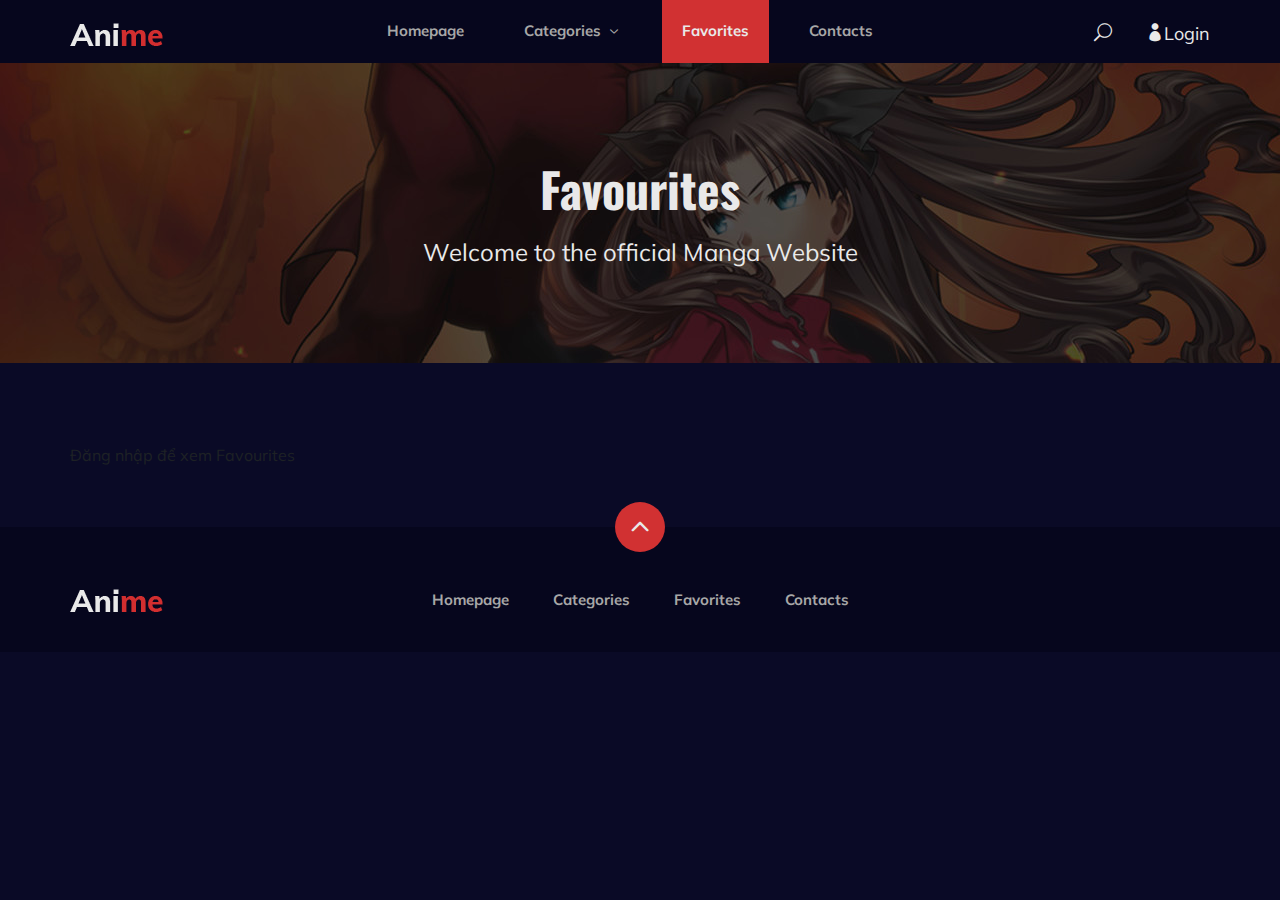
<file: favourites.html>
<!DOCTYPE html>
<html lang="zxx">

<head>
    <meta charset="UTF-8">
    <meta name="description" content="Anime Template">
    <meta name="keywords" content="Anime, unica, creative, html">
    <meta name="viewport" content="width=device-width, initial-scale=1.0">
    <meta http-equiv="X-UA-Compatible" content="ie=edge">
    <title>Anime | Favourites</title>

    <!-- Google Font -->
    <link href="https://fonts.googleapis.com/css2?family=Oswald:wght@300;400;500;600;700&display=swap" rel="stylesheet">
    <link href="https://fonts.googleapis.com/css2?family=Mulish:wght@300;400;500;600;700;800;900&display=swap"
          rel="stylesheet">

    <!-- Css Styles -->
    <link rel="stylesheet" href="css/bootstrap.min.css" type="text/css">
    <link rel="stylesheet" href="css/font-awesome.min.css" type="text/css">
    <link rel="stylesheet" href="css/elegant-icons.css" type="text/css">
    <link rel="stylesheet" href="css/plyr.css" type="text/css">
    <link rel="stylesheet" href="css/nice-select.css" type="text/css">
    <link rel="stylesheet" href="css/owl.carousel.min.css" type="text/css">
    <link rel="stylesheet" href="css/slicknav.min.css" type="text/css">
    <link rel="stylesheet" href="css/style.css" type="text/css">
    <link rel="stylesheet" href="css/favourites.css">
</head>

<body>
<!-- Page Preloder -->
<div id="preloder">
    <div class="loader"></div>
</div>

<!-- Header Section Begin -->
<header class="header">
    <div class="container">
        <div class="row">
            <div class="col-lg-2">
                <div class="header__logo">
                    <a href="./index.html">
                        <img src="img/logo.png" alt="">
                    </a>
                </div>
            </div>
            <div class="col-lg-8">
                <div class="header__nav">
                    <nav class="header__menu mobile-menu">
                        <ul>
                            <li><a href="./index.html">Homepage</a></li>
                            <li><a href="./categories.html">Categories <span class="arrow_carrot-down"></span></a>
                                <ul class="dropdown">
                                    <ul class="dropdown" id="genresList">
                                    </ul>
                                </ul>
                            </li>
                            <li class="active"><a href="./favourites.html">Favorites</a></li>
                            <li><a href="#">Contacts</a></li>
                            <li><a href="#addStoryModal" id="add-str" style="display: none" data-toggle="modal" data-target="#addStoryModal">Add Story</a></li>
                        </ul>
                    </nav>
                </div>
            </div>
            <div class="col-lg-2">
                <div class="header__right">
                    <a href="#" class="search-switch"><span class="icon_search"></span></a>
                    <a href="#" id="acc-btn"><i class="icon_profile"></i><span id="userName"></span></a>
                </div>
            </div>
        </div>
        <div id="mobile-menu-wrap"></div>
    </div>
</header>
<!-- Header End -->

<!-- Normal Breadcrumb Begin -->
<section class="normal-breadcrumb set-bg" data-setbg="img/normal-breadcrumb.jpg">
    <div class="container">
        <div class="row">
            <div class="col-lg-12 text-center">
                <div class="normal__breadcrumb__text">
                    <h2>Favourites</h2>
                    <p>Welcome to the official Manga Website</p>
                </div>
            </div>
        </div>
    </div>
</section>
<!-- Normal Breadcrumb End -->

<!-- Product Section Begin -->
<section class="product spad">
    <div class="container"  id="favorites-list">
        <div class="row">
            <div class="col-lg-8">
                <div class="trending__product">
                    <div class="row">
                        <div class="col-lg-8 col-md-8 col-sm-8">
                            <div class="section-title">
                                <h4>Favourites</h4>
                            </div>
                        </div>
                        <div class="col-lg-4 col-md-4 col-sm-4">
                            <div class="btn__all">
                                <a href="#" class="primary-btn">View All <span class="arrow_right"></span></a>
                            </div>
                        </div>
                    </div>
                    <div class="row">
                        <div class="col-lg-4 col-md-6 col-sm-6">
                            <div class="product__item">
                                <div class="product__item__pic set-bg" data-setbg="img/trending/trend-1.jpg">
                                    <div class="ep">18 / 18</div>
                                    <div class="comment"><i class="fa fa-comments"></i> 11</div>
                                    <div class="view"><i class="fa fa-eye"></i> 9141</div>
                                </div>
                                <div class="product__item__text">
                                    <ul>
                                        <li>Active</li>
                                        <li>Movie</li>
                                    </ul>
                                    <h5><a href="#">The Seven Deadly Sins: Wrath of the Gods</a></h5>
                                </div>
                            </div>
                        </div>
                        <div class="col-lg-4 col-md-6 col-sm-6">
                            <div class="product__item">
                                <div class="product__item__pic set-bg" data-setbg="img/trending/trend-2.jpg">
                                    <div class="ep">18 / 18</div>
                                    <div class="comment"><i class="fa fa-comments"></i> 11</div>
                                    <div class="view"><i class="fa fa-eye"></i> 9141</div>
                                </div>
                                <div class="product__item__text">
                                    <ul>
                                        <li>Active</li>
                                        <li>Movie</li>
                                    </ul>
                                    <h5><a href="#">Gintama Movie 2: Kanketsu-hen - Yorozuya yo Eien</a></h5>
                                </div>
                            </div>
                        </div>
                        <div class="col-lg-4 col-md-6 col-sm-6">
                            <div class="product__item">
                                <div class="product__item__pic set-bg" data-setbg="img/trending/trend-3.jpg">
                                    <div class="ep">18 / 18</div>
                                    <div class="comment"><i class="fa fa-comments"></i> 11</div>
                                    <div class="view"><i class="fa fa-eye"></i> 9141</div>
                                </div>
                                <div class="product__item__text">
                                    <ul>
                                        <li>Active</li>
                                        <li>Movie</li>
                                    </ul>
                                    <h5><a href="#">Shingeki no Kyojin Season 3 Part 2</a></h5>
                                </div>
                            </div>
                        </div>
                        <div class="col-lg-4 col-md-6 col-sm-6">
                            <div class="product__item">
                                <div class="product__item__pic set-bg" data-setbg="img/trending/trend-4.jpg">
                                    <div class="ep">18 / 18</div>
                                    <div class="comment"><i class="fa fa-comments"></i> 11</div>
                                    <div class="view"><i class="fa fa-eye"></i> 9141</div>
                                </div>
                                <div class="product__item__text">
                                    <ul>
                                        <li>Active</li>
                                        <li>Movie</li>
                                    </ul>
                                    <h5><a href="#">Fullmetal Alchemist: Brotherhood</a></h5>
                                </div>
                            </div>
                        </div>
                        <div class="col-lg-4 col-md-6 col-sm-6">
                            <div class="product__item">
                                <div class="product__item__pic set-bg" data-setbg="img/trending/trend-5.jpg">
                                    <div class="ep">18 / 18</div>
                                    <div class="comment"><i class="fa fa-comments"></i> 11</div>
                                    <div class="view"><i class="fa fa-eye"></i> 9141</div>
                                </div>
                                <div class="product__item__text">
                                    <ul>
                                        <li>Active</li>
                                        <li>Movie</li>
                                    </ul>
                                    <h5><a href="#">Shiratorizawa Gakuen Koukou</a></h5>
                                </div>
                            </div>
                        </div>
                        <div class="col-lg-4 col-md-6 col-sm-6">
                            <div class="product__item">
                                <div class="product__item__pic set-bg" data-setbg="img/trending/trend-6.jpg">
                                    <div class="ep">18 / 18</div>
                                    <div class="comment"><i class="fa fa-comments"></i> 11</div>
                                    <div class="view"><i class="fa fa-eye"></i> 9141</div>
                                </div>
                                <div class="product__item__text">
                                    <ul>
                                        <li>Active</li>
                                        <li>Movie</li>
                                    </ul>
                                    <h5><a href="#">Code Geass: Hangyaku no Lelouch R2</a></h5>
                                </div>
                            </div>
                        </div>
                    </div>
                </div>
            </div>
            <div class="col-lg-4 col-md-6 col-sm-8">
                <div class="product__sidebar">
                    <div class="product__sidebar__view">
                        <div class="section-title">
                            <h5>Top Views</h5>
                        </div>
                        <ul class="filter__controls">
                            <li class="active" data-filter="*">Day</li>
                            <li data-filter=".week">Week</li>
                            <li data-filter=".month">Month</li>
                            <li data-filter=".years">Years</li>
                        </ul>
                        <div class="filter__gallery">
                            <div class="product__sidebar__view__item set-bg mix day years"
                                 data-setbg="img/sidebar/tv-1.jpg">
                                <div class="ep">18 / ?</div>
                                <div class="view"><i class="fa fa-eye"></i> 9141</div>
                                <h5><a href="#">Boruto: Naruto next generations</a></h5>
                            </div>
                            <div class="product__sidebar__view__item set-bg mix month week"
                                 data-setbg="img/sidebar/tv-2.jpg">
                                <div class="ep">18 / ?</div>
                                <div class="view"><i class="fa fa-eye"></i> 9141</div>
                                <h5><a href="#">The Seven Deadly Sins: Wrath of the Gods</a></h5>
                            </div>
                            <div class="product__sidebar__view__item set-bg mix week years"
                                 data-setbg="img/sidebar/tv-3.jpg">
                                <div class="ep">18 / ?</div>
                                <div class="view"><i class="fa fa-eye"></i> 9141</div>
                                <h5><a href="#">Sword art online alicization war of underworld</a></h5>
                            </div>
                            <div class="product__sidebar__view__item set-bg mix years month"
                                 data-setbg="img/sidebar/tv-4.jpg">
                                <div class="ep">18 / ?</div>
                                <div class="view"><i class="fa fa-eye"></i> 9141</div>
                                <h5><a href="#">Fate/stay night: Heaven's Feel I. presage flower</a></h5>
                            </div>
                            <div class="product__sidebar__view__item set-bg mix day"
                                 data-setbg="img/sidebar/tv-5.jpg">
                                <div class="ep">18 / ?</div>
                                <div class="view"><i class="fa fa-eye"></i> 9141</div>
                                <h5><a href="#">Fate stay night unlimited blade works</a></h5>
                            </div>
                        </div>
                    </div>
                </div>
            </div>
        </div>
    </div>
</section>
<!-- Product Section End -->

<!-- Footer Section Begin -->
<footer class="footer">
    <div class="page-up">
        <a href="#" id="scrollToTopButton"><span class="arrow_carrot-up"></span></a>
    </div>
    <div class="container">
        <div class="row">
            <div class="col-lg-3">
                <div class="footer__logo">
                    <a href="./index.html"><img src="img/logo.png" alt=""></a>
                </div>
            </div>
            <div class="col-lg-6">
                <div class="footer__nav">
                    <ul>
                        <li class="active"><a href="./index.html">Homepage</a></li>
                        <li><a href="./categories.html">Categories</a></li>
                        <li><a href="./favourites.html">Favorites</a></li>
                        <li><a href="#">Contacts</a></li>
                    </ul>
                </div>
            </div>
        </div>
    </div>
</footer>
<!-- Footer Section End -->

<!-- Search model Begin -->
<div class="search-model">
    <div class="h-100 d-flex align-items-center justify-content-center">
        <div class="search-close-switch"><i class="icon_close"></i></div>
        <form class="search-model-form">
            <input type="text" id="search-input" placeholder="Search here.....">
        </form>
    </div>
</div>
<!-- Search model end -->


<!--Add story Modal begin-->
<div class="modal fade" id="addStoryModal" tabindex="-1" role="dialog" aria-labelledby="exampleModalLabel" aria-hidden="true">
    <div class="modal-dialog rounded" role="document">
        <div class="modal-content" style="background-color: #0b0c2a">
            <div class="modal-header" style="background-color: #0b0c2a">
                <h5 class="modal-title" id="addStoryModalLabel" style="color: #ffffff">Add story</h5>
                <button type="button" class="close" data-dismiss="modal" aria-label="Close">
                    <span aria-hidden="true">&times;</span>
                </button>
            </div>
            <div class="modal-body bg-secondary" style="background-color: #0b0c2a">
                <label for="title-add" style="color: #ffffff">Input title:</label><br>
                <input id="title-add" style="width: 35vw" class="bg-secondary border-dark"><br>
                <label for="img-add" style="color: #ffffff">Input image link:</label><br>
                <input id="img-add" style="width: 35vw" class="bg-secondary border-dark"><br>
                <label for="status-add" style="color: #ffffff">Input starus:</label><br>
                <input id="status-add" style="width: 35vw" class="bg-secondary border-dark"><br>
                <label for="description-add" style="color: #ffffff">Input description:</label><br>
                <input id="description-add" style="width: 35vw" class="bg-secondary border-dark"><br>
                <label for="votes-add" style="color: #ffffff">Input votes:</label><br>
                <input type="number" id="votes-add" style="width: 35vw" class="bg-secondary border-dark"><br>
                <label for="rating-add" style="color: #ffffff">Input rating:</label><br>
                <input type="number" id="rating-add" style="width: 35vw" class="bg-secondary border-dark" min="0" max="5"><br>
            </div>
            <div class="modal-body bg-secondary" style="background-color: #0b0c2a">
                <button type="reset" class="btn" style="background-color: #0b0c2a; color: #ffffff" data-dismiss="modal">Close</button>
                <button type="button" id="addStory" class="btn" style="background-color: #0b0c2a; color: #ffffff" data-dismiss="modal">Add story</button>
            </div>
        </div>
    </div>
</div>
<!--Add story Modal end-->

<!-- Js Plugins -->
<script src="js/jquery-3.3.1.min.js"></script>
<script src="js/bootstrap.min.js"></script>
<script src="js/player.js"></script>
<script src="js/jquery.nice-select.min.js"></script>
<script src="js/mixitup.min.js"></script>
<script src="js/jquery.slicknav.js"></script>
<script src="js/owl.carousel.min.js"></script>
<script src="js/main.js"></script>

</body>

</html>

<script src="js/account-nav.js"></script>
<script src="js/favourites.js"></script>
</file>
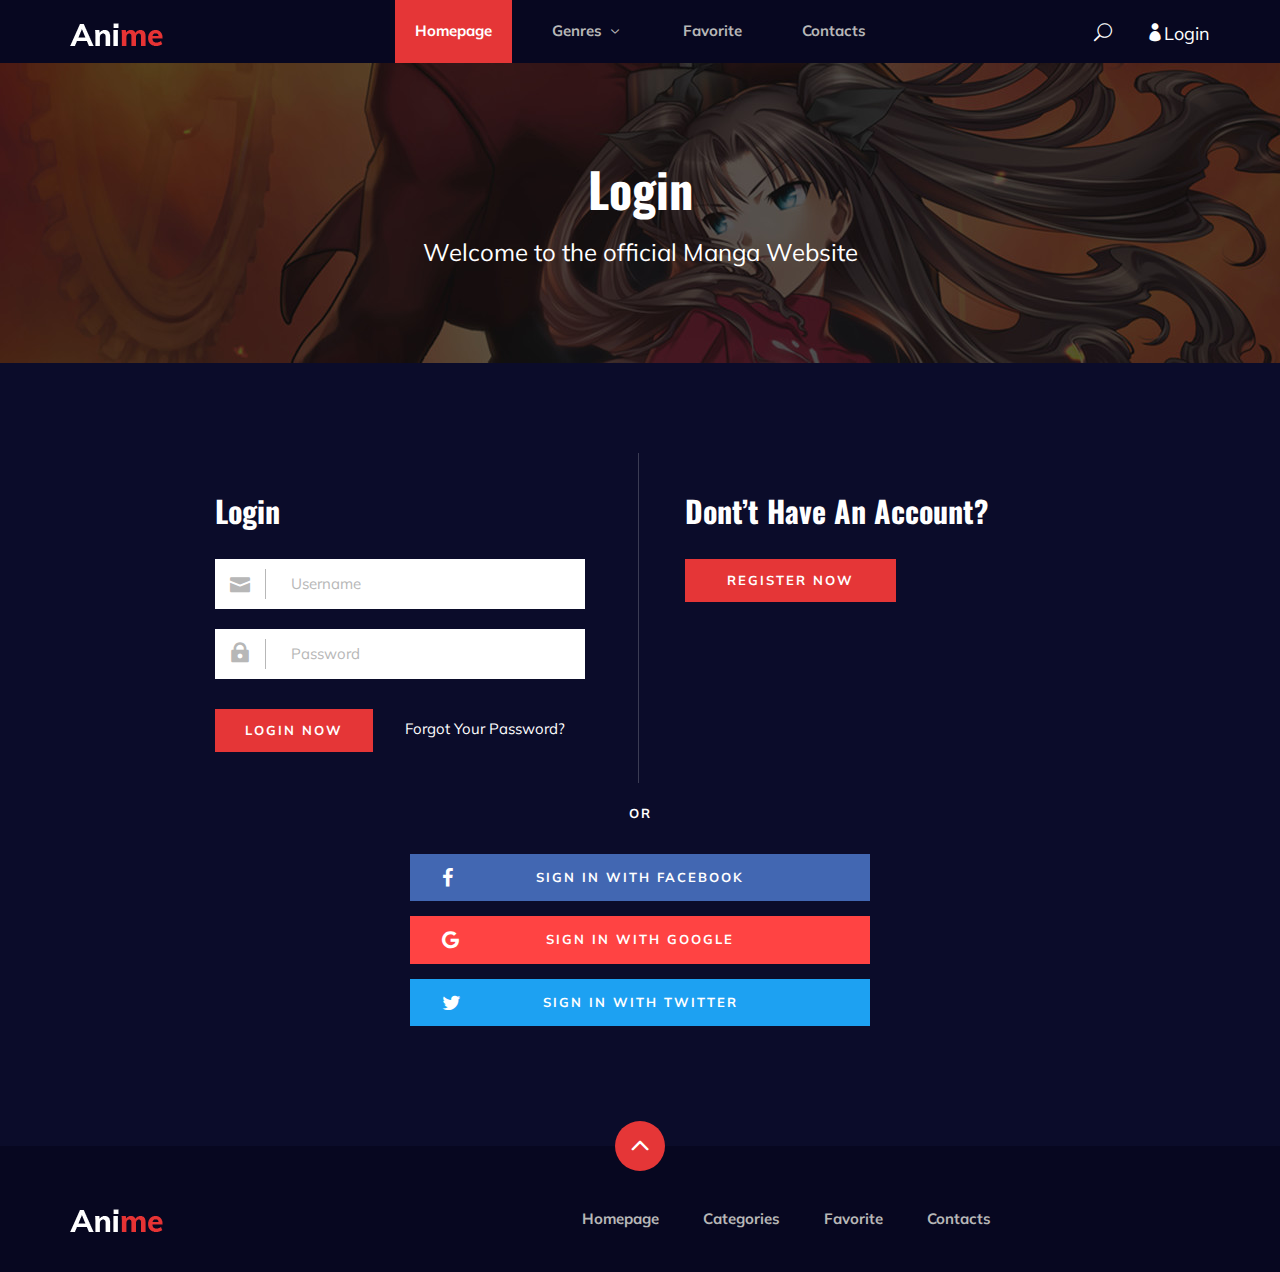
<file: login.html>
<!DOCTYPE html>
<html lang="zxx">

<head>
    <meta charset="UTF-8">
    <meta name="description" content="Anime Template">
    <meta name="keywords" content="Anime, unica, creative, html">
    <meta name="viewport" content="width=device-width, initial-scale=1.0">
    <meta http-equiv="X-UA-Compatible" content="ie=edge">
    <title>Anime | Template</title>

    <!-- Google Font -->
    <link href="https://fonts.googleapis.com/css2?family=Oswald:wght@300;400;500;600;700&display=swap" rel="stylesheet">
    <link href="https://fonts.googleapis.com/css2?family=Mulish:wght@300;400;500;600;700;800;900&display=swap"
          rel="stylesheet">

    <!-- Css Styles -->
    <link rel="stylesheet" href="css/bootstrap.min.css" type="text/css">
    <link rel="stylesheet" href="css/font-awesome.min.css" type="text/css">
    <link rel="stylesheet" href="css/elegant-icons.css" type="text/css">
    <link rel="stylesheet" href="css/plyr.css" type="text/css">
    <link rel="stylesheet" href="css/nice-select.css" type="text/css">
    <link rel="stylesheet" href="css/owl.carousel.min.css" type="text/css">
    <link rel="stylesheet" href="css/slicknav.min.css" type="text/css">
    <link rel="stylesheet" href="css/style.css" type="text/css">

</head>

<body>
<!-- Page Preloder -->
<div id="preloder">
    <div class="loader"></div>
</div>

<!-- Header Section Begin -->
<header class="header">
    <div class="container">
        <div class="row">
            <div class="col-lg-2">
                <div class="header__logo">
                    <a href="./index.html">
                        <img src="img/logo.png" alt="">
                    </a>
                </div>
            </div>
            <div class="col-lg-8">
                <div class="header__nav">
                    <nav class="header__menu mobile-menu">
                        <ul>
                            <li class="active"><a href="./index.html">Homepage</a></li>
                            <li><a href="./categories.html">Genres <span class="arrow_carrot-down"></span></a>
                                <ul class="dropdown" id="genresList">
                                </ul>
                            </li>
                            <li><a href="./favourites.html">Favorite</a></li>
                            <li><a href="#">Contacts</a></li>
                        </ul>
                    </nav>
                </div>
            </div>
            <div class="col-lg-2">
                <div class="header__right">
                    <a href="#" class="search-switch"><span class="icon_search"></span></a>
                    <a href="#" id="acc-btn"><i class="icon_profile"></i><span id="userName"></span></a>
                </div>
            </div>
        </div>
        <div id="mobile-menu-wrap"></div>
    </div>
</header><!-- Header End -->

<!-- Normal Breadcrumb Begin -->
<section class="normal-breadcrumb set-bg" data-setbg="img/normal-breadcrumb.jpg">
    <div class="container">
        <div class="row">
            <div class="col-lg-12 text-center">
                <div class="normal__breadcrumb__text">
                    <h2>Login</h2>
                    <p>Welcome to the official Manga Website</p>
                </div>
            </div>
        </div>
    </div>
</section>
<!-- Normal Breadcrumb End -->

<!-- Login Section Begin -->
<section class="login spad">
    <div class="container">
        <div class="row">
            <div class="col-lg-6">
                <div class="login__form">
                    <h3>Login</h3>
                    <form>
                        <div class="input__item">
                            <input type="text" placeholder="Username" id="usernameIn" required>
                            <span class="icon_mail"></span>
                        </div>
                        <div class="input__item">
                            <input type="password" placeholder="Password" id="passIn" required>
                            <span class="icon_lock"></span>
                        </div>
                        <button type="submit" class="site-btn" id="signin-btn">Login Now</button>
                    </form>
                    <a href="#" class="forget_pass">Forgot Your Password?</a>
                </div>
            </div>
            <div class="col-lg-6">
                <div class="login__register">
                    <h3>Dont’t Have An Account?</h3>
                    <a href="./signup.html" class="primary-btn">Register Now</a>
                </div>
            </div>
        </div>
        <div class="login__social">
            <div class="row d-flex justify-content-center">
                <div class="col-lg-6">
                    <div class="login__social__links">
                        <span>or</span>
                        <ul>
                            <li><a href="#" class="facebook"><i class="fa fa-facebook"></i> Sign in With
                                Facebook</a></li>
                            <li><a href="#" class="google"><i class="fa fa-google"></i> Sign in With Google</a></li>
                            <li><a href="#" class="twitter"><i class="fa fa-twitter"></i> Sign in With Twitter</a>
                            </li>
                        </ul>
                    </div>
                </div>
            </div>
        </div>
    </div>
</section>
<!-- Login Section End -->

<!-- Footer Section Begin -->
<footer class="footer">
    <div class="page-up">
        <a href="#" id="scrollToTopButton"><span class="arrow_carrot-up"></span></a>
    </div>
    <div class="container">
        <div class="row">
            <div class="col-lg-3">
                <div class="footer__logo">
                    <a href="./index.html"><img src="img/logo.png" alt=""></a>
                </div>
            </div>
            <div class="col-lg-9">
                <div class="footer__nav">
                    <ul>
                        <li class="active"><a href="./index.html">Homepage</a></li>
                        <li><a href="./categories.html">Categories</a></li>
                        <li><a href="./favourites.html">Favorite</a></li>
                        <li><a href="#">Contacts</a></li>
                    </ul>
                </div>
            </div>
        </div>
    </div>
</footer>
<!-- Footer Section End -->

<!-- Search model Begin -->
<div class="search-model">
    <div class="h-100 d-flex align-items-center justify-content-center">
        <div class="search-close-switch"><i class="icon_close"></i></div>
        <form class="search-model-form">
            <input type="text" id="search-input" placeholder="Search here.....">
        </form>
    </div>
</div>
<!-- Search model end -->

<!-- Js Plugins -->
<script src="js/jquery-3.3.1.min.js"></script>
<script src="js/bootstrap.min.js"></script>
<script src="js/player.js"></script>
<script src="js/jquery.nice-select.min.js"></script>
<script src="js/mixitup.min.js"></script>
<script src="js/jquery.slicknav.js"></script>
<script src="js/owl.carousel.min.js"></script>
<script src="js/main.js"></script>


</body>

</html>
<script>
    $(window).on('load', function () {
        if (localStorage.getItem('accData')) window.location = "./index.html";
    })
    $("#signin-btn").click(function () {
        let username = $("#usernameIn").val();
        let password = $("#passIn").val();
        let account = {username, password}
        $.ajax({
            type: "POST",
            headers: {
                'Accept': 'application/json',
                'Content-Type': 'application/json'
            },
            url: "http://localhost:8080/login",
            data: JSON.stringify(account),
            success: function (data) {
                localStorage.setItem('accData', JSON.stringify(data));
                console.log( JSON.stringify(data))
                window.location = "./index.html";
            },
            error: function (err) {
                console.log(err)
                window.location=""
            }
        });
    });
</script>
<script src="js/account-nav.js"></script>
</file>
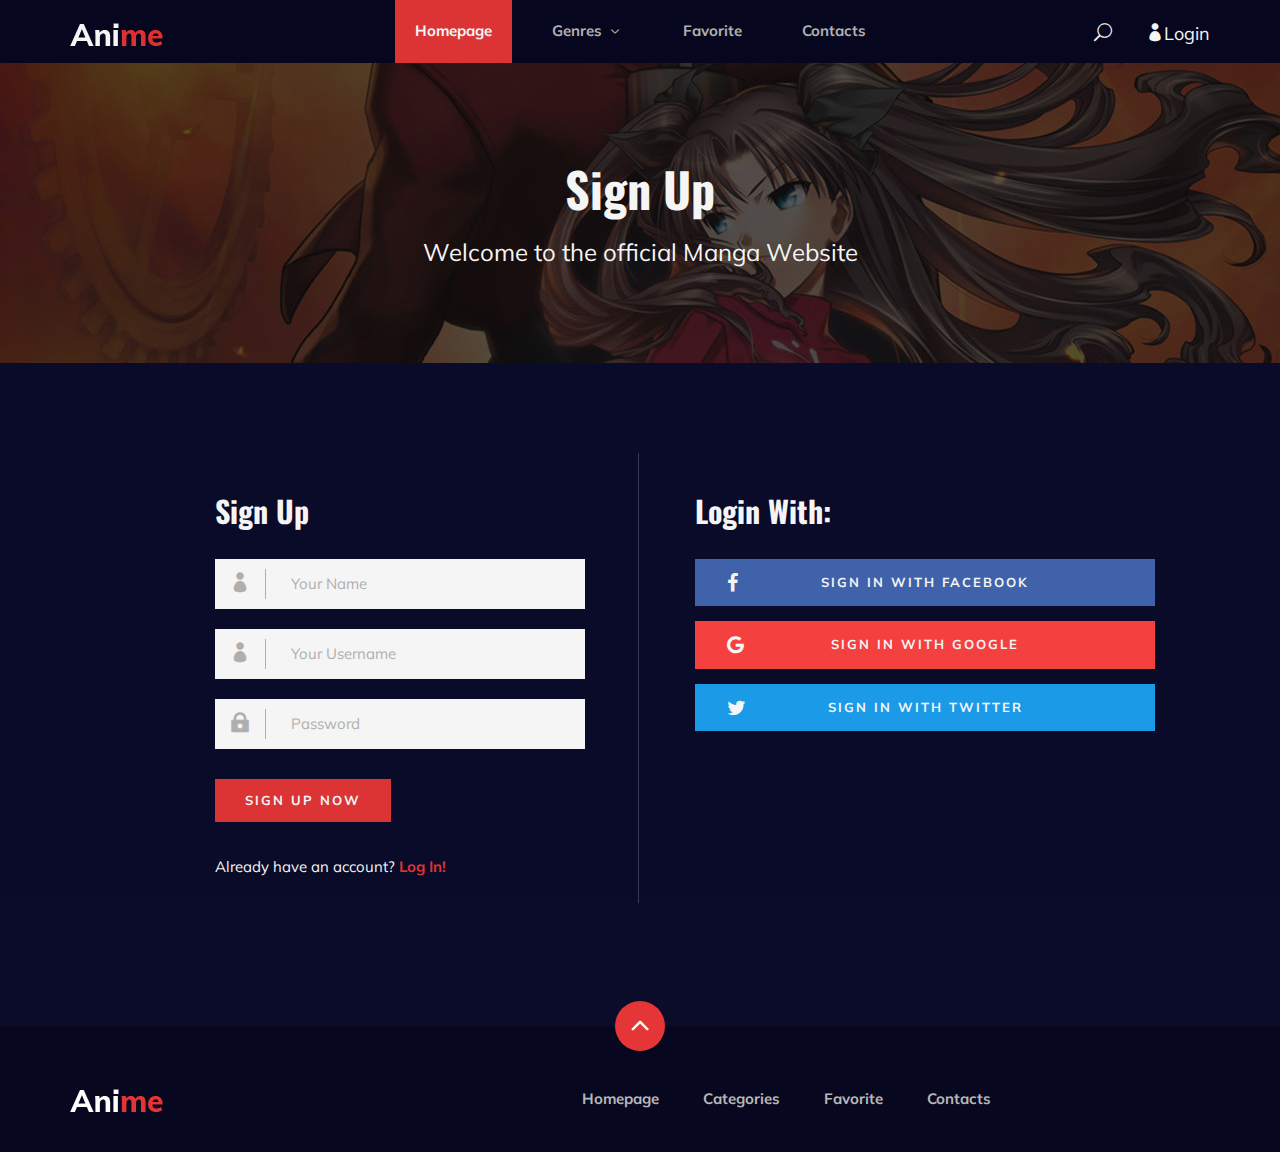
<file: signup.html>
<!DOCTYPE html>
<html lang="zxx">

<head>
    <meta charset="UTF-8">
    <meta name="description" content="Anime Template">
    <meta name="keywords" content="Anime, unica, creative, html">
    <meta name="viewport" content="width=device-width, initial-scale=1.0">
    <meta http-equiv="X-UA-Compatible" content="ie=edge">
    <title>Anime | Template</title>

    <!-- Google Font -->
    <link href="https://fonts.googleapis.com/css2?family=Oswald:wght@300;400;500;600;700&display=swap" rel="stylesheet">
    <link href="https://fonts.googleapis.com/css2?family=Mulish:wght@300;400;500;600;700;800;900&display=swap"
          rel="stylesheet">

    <!-- Css Styles -->
    <link rel="stylesheet" href="css/bootstrap.min.css" type="text/css">
    <link rel="stylesheet" href="css/font-awesome.min.css" type="text/css">
    <link rel="stylesheet" href="css/elegant-icons.css" type="text/css">
    <link rel="stylesheet" href="css/plyr.css" type="text/css">
    <link rel="stylesheet" href="css/nice-select.css" type="text/css">
    <link rel="stylesheet" href="css/owl.carousel.min.css" type="text/css">
    <link rel="stylesheet" href="css/slicknav.min.css" type="text/css">
    <link rel="stylesheet" href="css/style.css" type="text/css">
    <!--    jquery-->
    <script src="https://cdnjs.cloudflare.com/ajax/libs/jquery/3.7.1/jquery.min.js"
            integrity="sha512-v2CJ7UaYy4JwqLDIrZUI/4hqeoQieOmAZNXBeQyjo21dadnwR+8ZaIJVT8EE2iyI61OV8e6M8PP2/4hpQINQ/g=="
            crossorigin="anonymous" referrerpolicy="no-referrer"></script>
</head>

<body>
<!-- Page Preloder -->
<div id="preloder">
    <div class="loader"></div>
</div>

<!-- Header Section Begin -->
<header class="header">
    <div class="container">
        <div class="row">
            <div class="col-lg-2">
                <div class="header__logo">
                    <a href="./index.html">
                        <img src="img/logo.png" alt="">
                    </a>
                </div>
            </div>
            <div class="col-lg-8">
                <div class="header__nav">
                    <nav class="header__menu mobile-menu">
                        <ul>
                            <li class="active"><a href="./index.html">Homepage</a></li>
                            <li><a href="./categories.html">Genres <span class="arrow_carrot-down"></span></a>
                                <ul class="dropdown" id="genresList">
                                </ul>
                            </li>
                            <li><a href="#">Favorite</a></li>
                            <li><a href="#">Contacts</a></li>
                        </ul>
                    </nav>
                </div>
            </div>
            <div class="col-lg-2">
                <div class="header__right">
                    <a href="#" class="search-switch"><span class="icon_search"></span></a>
                    <a href="#" id="acc-btn"><i class="icon_profile"></i><span id="userName"></span></a>
                </div>
            </div>
        </div>
        <div id="mobile-menu-wrap"></div>
    </div>
</header><!-- Header End -->

<!-- Normal Breadcrumb Begin -->
<section class="normal-breadcrumb set-bg" data-setbg="img/normal-breadcrumb.jpg">
    <div class="container">
        <div class="row">
            <div class="col-lg-12 text-center">
                <div class="normal__breadcrumb__text">
                    <h2>Sign Up</h2>
                    <p>Welcome to the official Manga Website</p>
                </div>
            </div>
        </div>
    </div>
</section>
<!-- Normal Breadcrumb End -->

<!-- Signup Section Begin -->
<section class="signup spad">
    <div class="container">
        <div class="row">
            <div class="col-lg-6">
                <div class="login__form">
                    <h3>Sign Up</h3>
                    <form action="#">
                        <div class="input__item">
                            <input type="text" placeholder="Your Name" id="nameReg" required>
                            <span class="icon_profile"></span>
                        </div>
                        <div class="input__item">
                            <input type="text" placeholder="Your Username" id="unameReg" required>
                            <span class="icon_profile"></span>
                        </div>
                        <div class="input__item">
                            <input type="text" placeholder="Password" id="passReg" required>
                            <span class="icon_lock"></span>
                        </div>
                        <button type="submit" class="site-btn" id="signupbtn">Sign Up Now</button>
                    </form>
                    <h5>Already have an account? <a href="./login.html">Log In!</a></h5>
                </div>
            </div>
            <div class="col-lg-6">
                <div class="login__social__links">
                    <h3>Login With:</h3>
                    <ul>
                        <li><a href="#" class="facebook"><i class="fa fa-facebook"></i> Sign in With Facebook</a>
                        </li>
                        <li><a href="#" class="google"><i class="fa fa-google"></i> Sign in With Google</a></li>
                        <li><a href="#" class="twitter"><i class="fa fa-twitter"></i> Sign in With Twitter</a></li>
                    </ul>
                </div>
            </div>
        </div>
    </div>
</section>
<!-- Signup Section End -->

<!-- Footer Section Begin -->
<footer class="footer">
    <div class="page-up">
        <a href="#" id="scrollToTopButton"><span class="arrow_carrot-up"></span></a>
    </div>
    <div class="container">
        <div class="row">
            <div class="col-lg-3">
                <div class="footer__logo">
                    <a href="./index.html"><img src="img/logo.png" alt=""></a>
                </div>
            </div>
            <div class="col-lg-9">
                <div class="footer__nav">
                    <ul>
                        <li class="active"><a href="./index.html">Homepage</a></li>
                        <li><a href="./categories.html">Categories</a></li>
                        <li><a href="./favourites.html">Favorite</a></li>
                        <li><a href="#">Contacts</a></li>
                    </ul>
                </div>
            </div>
        </div>
    </div>
</footer>
<!-- Footer Section End -->

<!-- Search model Begin -->
<div class="search-model">
    <div class="h-100 d-flex align-items-center justify-content-center">
        <div class="search-close-switch"><i class="icon_close"></i></div>
        <form class="search-model-form">
            <input type="text" id="search-input" placeholder="Search here.....">
        </form>
    </div>
</div>
<!-- Search model end -->

<!-- Js Plugins -->
<script src="js/jquery-3.3.1.min.js"></script>
<script src="js/bootstrap.min.js"></script>
<script src="js/player.js"></script>
<script src="js/jquery.nice-select.min.js"></script>
<script src="js/mixitup.min.js"></script>
<script src="js/jquery.slicknav.js"></script>
<script src="js/owl.carousel.min.js"></script>
<script src="js/main.js"></script>

</body>

</html>
<script>
    $(window).on('load', function () {
        if (localStorage.getItem('name')) window.location = "./index.html";
    })
    $("#signupbtn").click(function () {
        let account = {username: $("#unameReg").val(), password: $("#passReg").val(), name: $("#nameReg").val()};
        $.ajax({
            type: "POST",
            headers: {
                'Accept': 'application/json',
                'Content-Type': 'application/json'
            },
            url: "http://localhost:8080/account/add",
            data: JSON.stringify(account),
            success: function (data) {
                alert("Register succeed!");
                window.location = "./login.html";
            },
            error: function (err) {
                console.log(err)
            }
        });

    })
</script>
<script src="js/account-nav.js"></script>
</file>
<file: css/elegant-icons.css>
@font-face {
	font-family: 'ElegantIcons';
	src:url('../fonts/ElegantIcons.eot');
	src:url('../fonts/ElegantIcons.eot?#iefix') format('embedded-opentype'),
		url('../fonts/ElegantIcons.woff') format('woff'),
		url('../fonts/ElegantIcons.ttf') format('truetype'),
		url('../fonts/ElegantIcons.svg#ElegantIcons') format('svg');
	font-weight: normal;
	font-style: normal;
}

/* Use the following CSS code if you want to use data attributes for inserting your icons */
[data-icon]:before {
	font-family: 'ElegantIcons';
	content: attr(data-icon);
	speak: none;
	font-weight: normal;
	font-variant: normal;
	text-transform: none;
	line-height: 1;
	-webkit-font-smoothing: antialiased;
	-moz-osx-font-smoothing: grayscale;
}

/* Use the following CSS code if you want to have a class per icon */
/*
Instead of a list of all class selectors,
you can use the generic selector below, but it's slower:
[class*="your-class-prefix"] {
*/
.arrow_up, .arrow_down, .arrow_left, .arrow_right, .arrow_left-up, .arrow_right-up, .arrow_right-down, .arrow_left-down, .arrow-up-down, .arrow_up-down_alt, .arrow_left-right_alt, .arrow_left-right, .arrow_expand_alt2, .arrow_expand_alt, .arrow_condense, .arrow_expand, .arrow_move, .arrow_carrot-up, .arrow_carrot-down, .arrow_carrot-left, .arrow_carrot-right, .arrow_carrot-2up, .arrow_carrot-2down, .arrow_carrot-2left, .arrow_carrot-2right, .arrow_carrot-up_alt2, .arrow_carrot-down_alt2, .arrow_carrot-left_alt2, .arrow_carrot-right_alt2, .arrow_carrot-2up_alt2, .arrow_carrot-2down_alt2, .arrow_carrot-2left_alt2, .arrow_carrot-2right_alt2, .arrow_triangle-up, .arrow_triangle-down, .arrow_triangle-left, .arrow_triangle-right, .arrow_triangle-up_alt2, .arrow_triangle-down_alt2, .arrow_triangle-left_alt2, .arrow_triangle-right_alt2, .arrow_back, .icon_minus-06, .icon_plus, .icon_close, .icon_check, .icon_minus_alt2, .icon_plus_alt2, .icon_close_alt2, .icon_check_alt2, .icon_zoom-out_alt, .icon_zoom-in_alt, .icon_search, .icon_box-empty, .icon_box-selected, .icon_minus-box, .icon_plus-box, .icon_box-checked, .icon_circle-empty, .icon_circle-slelected, .icon_stop_alt2, .icon_stop, .icon_pause_alt2, .icon_pause, .icon_menu, .icon_menu-square_alt2, .icon_menu-circle_alt2, .icon_ul, .icon_ol, .icon_adjust-horiz, .icon_adjust-vert, .icon_document_alt, .icon_documents_alt, .icon_pencil, .icon_pencil-edit_alt, .icon_pencil-edit, .icon_folder-alt, .icon_folder-open_alt, .icon_folder-add_alt, .icon_info_alt, .icon_error-oct_alt, .icon_error-circle_alt, .icon_error-triangle_alt, .icon_question_alt2, .icon_question, .icon_comment_alt, .icon_chat_alt, .icon_vol-mute_alt, .icon_volume-low_alt, .icon_volume-high_alt, .icon_quotations, .icon_quotations_alt2, .icon_clock_alt, .icon_lock_alt, .icon_lock-open_alt, .icon_key_alt, .icon_cloud_alt, .icon_cloud-upload_alt, .icon_cloud-download_alt, .icon_image, .icon_images, .icon_lightbulb_alt, .icon_gift_alt, .icon_house_alt, .icon_genius, .icon_mobile, .icon_tablet, .icon_laptop, .icon_desktop, .icon_camera_alt, .icon_mail_alt, .icon_cone_alt, .icon_ribbon_alt, .icon_bag_alt, .icon_creditcard, .icon_cart_alt, .icon_paperclip, .icon_tag_alt, .icon_tags_alt, .icon_trash_alt, .icon_cursor_alt, .icon_mic_alt, .icon_compass_alt, .icon_pin_alt, .icon_pushpin_alt, .icon_map_alt, .icon_drawer_alt, .icon_toolbox_alt, .icon_book_alt, .icon_calendar, .icon_film, .icon_table, .icon_contacts_alt, .icon_headphones, .icon_lifesaver, .icon_piechart, .icon_refresh, .icon_link_alt, .icon_link, .icon_loading, .icon_blocked, .icon_archive_alt, .icon_heart_alt, .icon_star_alt, .icon_star-half_alt, .icon_star, .icon_star-half, .icon_tools, .icon_tool, .icon_cog, .icon_cogs, .arrow_up_alt, .arrow_down_alt, .arrow_left_alt, .arrow_right_alt, .arrow_left-up_alt, .arrow_right-up_alt, .arrow_right-down_alt, .arrow_left-down_alt, .arrow_condense_alt, .arrow_expand_alt3, .arrow_carrot_up_alt, .arrow_carrot-down_alt, .arrow_carrot-left_alt, .arrow_carrot-right_alt, .arrow_carrot-2up_alt, .arrow_carrot-2dwnn_alt, .arrow_carrot-2left_alt, .arrow_carrot-2right_alt, .arrow_triangle-up_alt, .arrow_triangle-down_alt, .arrow_triangle-left_alt, .arrow_triangle-right_alt, .icon_minus_alt, .icon_plus_alt, .icon_close_alt, .icon_check_alt, .icon_zoom-out, .icon_zoom-in, .icon_stop_alt, .icon_menu-square_alt, .icon_menu-circle_alt, .icon_document, .icon_documents, .icon_pencil_alt, .icon_folder, .icon_folder-open, .icon_folder-add, .icon_folder_upload, .icon_folder_download, .icon_info, .icon_error-circle, .icon_error-oct, .icon_error-triangle, .icon_question_alt, .icon_comment, .icon_chat, .icon_vol-mute, .icon_volume-low, .icon_volume-high, .icon_quotations_alt, .icon_clock, .icon_lock, .icon_lock-open, .icon_key, .icon_cloud, .icon_cloud-upload, .icon_cloud-download, .icon_lightbulb, .icon_gift, .icon_house, .icon_camera, .icon_mail, .icon_cone, .icon_ribbon, .icon_bag, .icon_cart, .icon_tag, .icon_tags, .icon_trash, .icon_cursor, .icon_mic, .icon_compass, .icon_pin, .icon_pushpin, .icon_map, .icon_drawer, .icon_toolbox, .icon_book, .icon_contacts, .icon_archive, .icon_heart, .icon_profile, .icon_group, .icon_grid-2x2, .icon_grid-3x3, .icon_music, .icon_pause_alt, .icon_phone, .icon_upload, .icon_download, .social_facebook, .social_twitter, .social_pinterest, .social_googleplus, .social_tumblr, .social_tumbleupon, .social_wordpress, .social_instagram, .social_dribbble, .social_vimeo, .social_linkedin, .social_rss, .social_deviantart, .social_share, .social_myspace, .social_skype, .social_youtube, .social_picassa, .social_googledrive, .social_flickr, .social_blogger, .social_spotify, .social_delicious, .social_facebook_circle, .social_twitter_circle, .social_pinterest_circle, .social_googleplus_circle, .social_tumblr_circle, .social_stumbleupon_circle, .social_wordpress_circle, .social_instagram_circle, .social_dribbble_circle, .social_vimeo_circle, .social_linkedin_circle, .social_rss_circle, .social_deviantart_circle, .social_share_circle, .social_myspace_circle, .social_skype_circle, .social_youtube_circle, .social_picassa_circle, .social_googledrive_alt2, .social_flickr_circle, .social_blogger_circle, .social_spotify_circle, .social_delicious_circle, .social_facebook_square, .social_twitter_square, .social_pinterest_square, .social_googleplus_square, .social_tumblr_square, .social_stumbleupon_square, .social_wordpress_square, .social_instagram_square, .social_dribbble_square, .social_vimeo_square, .social_linkedin_square, .social_rss_square, .social_deviantart_square, .social_share_square, .social_myspace_square, .social_skype_square, .social_youtube_square, .social_picassa_square, .social_googledrive_square, .social_flickr_square, .social_blogger_square, .social_spotify_square, .social_delicious_square, .icon_printer, .icon_calulator, .icon_building, .icon_floppy, .icon_drive, .icon_search-2, .icon_id, .icon_id-2, .icon_puzzle, .icon_like, .icon_dislike, .icon_mug, .icon_currency, .icon_wallet, .icon_pens, .icon_easel, .icon_flowchart, .icon_datareport, .icon_briefcase, .icon_shield, .icon_percent, .icon_globe, .icon_globe-2, .icon_target, .icon_hourglass, .icon_balance, .icon_rook, .icon_printer-alt, .icon_calculator_alt, .icon_building_alt, .icon_floppy_alt, .icon_drive_alt, .icon_search_alt, .icon_id_alt, .icon_id-2_alt, .icon_puzzle_alt, .icon_like_alt, .icon_dislike_alt, .icon_mug_alt, .icon_currency_alt, .icon_wallet_alt, .icon_pens_alt, .icon_easel_alt, .icon_flowchart_alt, .icon_datareport_alt, .icon_briefcase_alt, .icon_shield_alt, .icon_percent_alt, .icon_globe_alt, .icon_clipboard {
	font-family: 'ElegantIcons';
	speak: none;
	font-style: normal;
	font-weight: normal;
	font-variant: normal;
	text-transform: none;
	line-height: 1;
	-webkit-font-smoothing: antialiased;
}
.arrow_up:before {
	content: "\21";
}
.arrow_down:before {
	content: "\22";
}
.arrow_left:before {
	content: "\23";
}
.arrow_right:before {
	content: "\24";
}
.arrow_left-up:before {
	content: "\25";
}
.arrow_right-up:before {
	content: "\26";
}
.arrow_right-down:before {
	content: "\27";
}
.arrow_left-down:before {
	content: "\28";
}
.arrow-up-down:before {
	content: "\29";
}
.arrow_up-down_alt:before {
	content: "\2a";
}
.arrow_left-right_alt:before {
	content: "\2b";
}
.arrow_left-right:before {
	content: "\2c";
}
.arrow_expand_alt2:before {
	content: "\2d";
}
.arrow_expand_alt:before {
	content: "\2e";
}
.arrow_condense:before {
	content: "\2f";
}
.arrow_expand:before {
	content: "\30";
}
.arrow_move:before {
	content: "\31";
}
.arrow_carrot-up:before {
	content: "\32";
}
.arrow_carrot-down:before {
	content: "\33";
}
.arrow_carrot-left:before {
	content: "\34";
}
.arrow_carrot-right:before {
	content: "\35";
}
.arrow_carrot-2up:before {
	content: "\36";
}
.arrow_carrot-2down:before {
	content: "\37";
}
.arrow_carrot-2left:before {
	content: "\38";
}
.arrow_carrot-2right:before {
	content: "\39";
}
.arrow_carrot-up_alt2:before {
	content: "\3a";
}
.arrow_carrot-down_alt2:before {
	content: "\3b";
}
.arrow_carrot-left_alt2:before {
	content: "\3c";
}
.arrow_carrot-right_alt2:before {
	content: "\3d";
}
.arrow_carrot-2up_alt2:before {
	content: "\3e";
}
.arrow_carrot-2down_alt2:before {
	content: "\3f";
}
.arrow_carrot-2left_alt2:before {
	content: "\40";
}
.arrow_carrot-2right_alt2:before {
	content: "\41";
}
.arrow_triangle-up:before {
	content: "\42";
}
.arrow_triangle-down:before {
	content: "\43";
}
.arrow_triangle-left:before {
	content: "\44";
}
.arrow_triangle-right:before {
	content: "\45";
}
.arrow_triangle-up_alt2:before {
	content: "\46";
}
.arrow_triangle-down_alt2:before {
	content: "\47";
}
.arrow_triangle-left_alt2:before {
	content: "\48";
}
.arrow_triangle-right_alt2:before {
	content: "\49";
}
.arrow_back:before {
	content: "\4a";
}
.icon_minus-06:before {
	content: "\4b";
}
.icon_plus:before {
	content: "\4c";
}
.icon_close:before {
	content: "\4d";
}
.icon_check:before {
	content: "\4e";
}
.icon_minus_alt2:before {
	content: "\4f";
}
.icon_plus_alt2:before {
	content: "\50";
}
.icon_close_alt2:before {
	content: "\51";
}
.icon_check_alt2:before {
	content: "\52";
}
.icon_zoom-out_alt:before {
	content: "\53";
}
.icon_zoom-in_alt:before {
	content: "\54";
}
.icon_search:before {
	content: "\55";
}
.icon_box-empty:before {
	content: "\56";
}
.icon_box-selected:before {
	content: "\57";
}
.icon_minus-box:before {
	content: "\58";
}
.icon_plus-box:before {
	content: "\59";
}
.icon_box-checked:before {
	content: "\5a";
}
.icon_circle-empty:before {
	content: "\5b";
}
.icon_circle-slelected:before {
	content: "\5c";
}
.icon_stop_alt2:before {
	content: "\5d";
}
.icon_stop:before {
	content: "\5e";
}
.icon_pause_alt2:before {
	content: "\5f";
}
.icon_pause:before {
	content: "\60";
}
.icon_menu:before {
	content: "\61";
}
.icon_menu-square_alt2:before {
	content: "\62";
}
.icon_menu-circle_alt2:before {
	content: "\63";
}
.icon_ul:before {
	content: "\64";
}
.icon_ol:before {
	content: "\65";
}
.icon_adjust-horiz:before {
	content: "\66";
}
.icon_adjust-vert:before {
	content: "\67";
}
.icon_document_alt:before {
	content: "\68";
}
.icon_documents_alt:before {
	content: "\69";
}
.icon_pencil:before {
	content: "\6a";
}
.icon_pencil-edit_alt:before {
	content: "\6b";
}
.icon_pencil-edit:before {
	content: "\6c";
}
.icon_folder-alt:before {
	content: "\6d";
}
.icon_folder-open_alt:before {
	content: "\6e";
}
.icon_folder-add_alt:before {
	content: "\6f";
}
.icon_info_alt:before {
	content: "\70";
}
.icon_error-oct_alt:before {
	content: "\71";
}
.icon_error-circle_alt:before {
	content: "\72";
}
.icon_error-triangle_alt:before {
	content: "\73";
}
.icon_question_alt2:before {
	content: "\74";
}
.icon_question:before {
	content: "\75";
}
.icon_comment_alt:before {
	content: "\76";
}
.icon_chat_alt:before {
	content: "\77";
}
.icon_vol-mute_alt:before {
	content: "\78";
}
.icon_volume-low_alt:before {
	content: "\79";
}
.icon_volume-high_alt:before {
	content: "\7a";
}
.icon_quotations:before {
	content: "\7b";
}
.icon_quotations_alt2:before {
	content: "\7c";
}
.icon_clock_alt:before {
	content: "\7d";
}
.icon_lock_alt:before {
	content: "\7e";
}
.icon_lock-open_alt:before {
	content: "\e000";
}
.icon_key_alt:before {
	content: "\e001";
}
.icon_cloud_alt:before {
	content: "\e002";
}
.icon_cloud-upload_alt:before {
	content: "\e003";
}
.icon_cloud-download_alt:before {
	content: "\e004";
}
.icon_image:before {
	content: "\e005";
}
.icon_images:before {
	content: "\e006";
}
.icon_lightbulb_alt:before {
	content: "\e007";
}
.icon_gift_alt:before {
	content: "\e008";
}
.icon_house_alt:before {
	content: "\e009";
}
.icon_genius:before {
	content: "\e00a";
}
.icon_mobile:before {
	content: "\e00b";
}
.icon_tablet:before {
	content: "\e00c";
}
.icon_laptop:before {
	content: "\e00d";
}
.icon_desktop:before {
	content: "\e00e";
}
.icon_camera_alt:before {
	content: "\e00f";
}
.icon_mail_alt:before {
	content: "\e010";
}
.icon_cone_alt:before {
	content: "\e011";
}
.icon_ribbon_alt:before {
	content: "\e012";
}
.icon_bag_alt:before {
	content: "\e013";
}
.icon_creditcard:before {
	content: "\e014";
}
.icon_cart_alt:before {
	content: "\e015";
}
.icon_paperclip:before {
	content: "\e016";
}
.icon_tag_alt:before {
	content: "\e017";
}
.icon_tags_alt:before {
	content: "\e018";
}
.icon_trash_alt:before {
	content: "\e019";
}
.icon_cursor_alt:before {
	content: "\e01a";
}
.icon_mic_alt:before {
	content: "\e01b";
}
.icon_compass_alt:before {
	content: "\e01c";
}
.icon_pin_alt:before {
	content: "\e01d";
}
.icon_pushpin_alt:before {
	content: "\e01e";
}
.icon_map_alt:before {
	content: "\e01f";
}
.icon_drawer_alt:before {
	content: "\e020";
}
.icon_toolbox_alt:before {
	content: "\e021";
}
.icon_book_alt:before {
	content: "\e022";
}
.icon_calendar:before {
	content: "\e023";
}
.icon_film:before {
	content: "\e024";
}
.icon_table:before {
	content: "\e025";
}
.icon_contacts_alt:before {
	content: "\e026";
}
.icon_headphones:before {
	content: "\e027";
}
.icon_lifesaver:before {
	content: "\e028";
}
.icon_piechart:before {
	content: "\e029";
}
.icon_refresh:before {
	content: "\e02a";
}
.icon_link_alt:before {
	content: "\e02b";
}
.icon_link:before {
	content: "\e02c";
}
.icon_loading:before {
	content: "\e02d";
}
.icon_blocked:before {
	content: "\e02e";
}
.icon_archive_alt:before {
	content: "\e02f";
}
.icon_heart_alt:before {
	content: "\e030";
}
.icon_star_alt:before {
	content: "\e031";
}
.icon_star-half_alt:before {
	content: "\e032";
}
.icon_star:before {
	content: "\e033";
}
.icon_star-half:before {
	content: "\e034";
}
.icon_tools:before {
	content: "\e035";
}
.icon_tool:before {
	content: "\e036";
}
.icon_cog:before {
	content: "\e037";
}
.icon_cogs:before {
	content: "\e038";
}
.arrow_up_alt:before {
	content: "\e039";
}
.arrow_down_alt:before {
	content: "\e03a";
}
.arrow_left_alt:before {
	content: "\e03b";
}
.arrow_right_alt:before {
	content: "\e03c";
}
.arrow_left-up_alt:before {
	content: "\e03d";
}
.arrow_right-up_alt:before {
	content: "\e03e";
}
.arrow_right-down_alt:before {
	content: "\e03f";
}
.arrow_left-down_alt:before {
	content: "\e040";
}
.arrow_condense_alt:before {
	content: "\e041";
}
.arrow_expand_alt3:before {
	content: "\e042";
}
.arrow_carrot_up_alt:before {
	content: "\e043";
}
.arrow_carrot-down_alt:before {
	content: "\e044";
}
.arrow_carrot-left_alt:before {
	content: "\e045";
}
.arrow_carrot-right_alt:before {
	content: "\e046";
}
.arrow_carrot-2up_alt:before {
	content: "\e047";
}
.arrow_carrot-2dwnn_alt:before {
	content: "\e048";
}
.arrow_carrot-2left_alt:before {
	content: "\e049";
}
.arrow_carrot-2right_alt:before {
	content: "\e04a";
}
.arrow_triangle-up_alt:before {
	content: "\e04b";
}
.arrow_triangle-down_alt:before {
	content: "\e04c";
}
.arrow_triangle-left_alt:before {
	content: "\e04d";
}
.arrow_triangle-right_alt:before {
	content: "\e04e";
}
.icon_minus_alt:before {
	content: "\e04f";
}
.icon_plus_alt:before {
	content: "\e050";
}
.icon_close_alt:before {
	content: "\e051";
}
.icon_check_alt:before {
	content: "\e052";
}
.icon_zoom-out:before {
	content: "\e053";
}
.icon_zoom-in:before {
	content: "\e054";
}
.icon_stop_alt:before {
	content: "\e055";
}
.icon_menu-square_alt:before {
	content: "\e056";
}
.icon_menu-circle_alt:before {
	content: "\e057";
}
.icon_document:before {
	content: "\e058";
}
.icon_documents:before {
	content: "\e059";
}
.icon_pencil_alt:before {
	content: "\e05a";
}
.icon_folder:before {
	content: "\e05b";
}
.icon_folder-open:before {
	content: "\e05c";
}
.icon_folder-add:before {
	content: "\e05d";
}
.icon_folder_upload:before {
	content: "\e05e";
}
.icon_folder_download:before {
	content: "\e05f";
}
.icon_info:before {
	content: "\e060";
}
.icon_error-circle:before {
	content: "\e061";
}
.icon_error-oct:before {
	content: "\e062";
}
.icon_error-triangle:before {
	content: "\e063";
}
.icon_question_alt:before {
	content: "\e064";
}
.icon_comment:before {
	content: "\e065";
}
.icon_chat:before {
	content: "\e066";
}
.icon_vol-mute:before {
	content: "\e067";
}
.icon_volume-low:before {
	content: "\e068";
}
.icon_volume-high:before {
	content: "\e069";
}
.icon_quotations_alt:before {
	content: "\e06a";
}
.icon_clock:before {
	content: "\e06b";
}
.icon_lock:before {
	content: "\e06c";
}
.icon_lock-open:before {
	content: "\e06d";
}
.icon_key:before {
	content: "\e06e";
}
.icon_cloud:before {
	content: "\e06f";
}
.icon_cloud-upload:before {
	content: "\e070";
}
.icon_cloud-download:before {
	content: "\e071";
}
.icon_lightbulb:before {
	content: "\e072";
}
.icon_gift:before {
	content: "\e073";
}
.icon_house:before {
	content: "\e074";
}
.icon_camera:before {
	content: "\e075";
}
.icon_mail:before {
	content: "\e076";
}
.icon_cone:before {
	content: "\e077";
}
.icon_ribbon:before {
	content: "\e078";
}
.icon_bag:before {
	content: "\e079";
}
.icon_cart:before {
	content: "\e07a";
}
.icon_tag:before {
	content: "\e07b";
}
.icon_tags:before {
	content: "\e07c";
}
.icon_trash:before {
	content: "\e07d";
}
.icon_cursor:before {
	content: "\e07e";
}
.icon_mic:before {
	content: "\e07f";
}
.icon_compass:before {
	content: "\e080";
}
.icon_pin:before {
	content: "\e081";
}
.icon_pushpin:before {
	content: "\e082";
}
.icon_map:before {
	content: "\e083";
}
.icon_drawer:before {
	content: "\e084";
}
.icon_toolbox:before {
	content: "\e085";
}
.icon_book:before {
	content: "\e086";
}
.icon_contacts:before {
	content: "\e087";
}
.icon_archive:before {
	content: "\e088";
}
.icon_heart:before {
	content: "\e089";
}
.icon_profile:before {
	content: "\e08a";
}
.icon_group:before {
	content: "\e08b";
}
.icon_grid-2x2:before {
	content: "\e08c";
}
.icon_grid-3x3:before {
	content: "\e08d";
}
.icon_music:before {
	content: "\e08e";
}
.icon_pause_alt:before {
	content: "\e08f";
}
.icon_phone:before {
	content: "\e090";
}
.icon_upload:before {
	content: "\e091";
}
.icon_download:before {
	content: "\e092";
}
.social_facebook:before {
	content: "\e093";
}
.social_twitter:before {
	content: "\e094";
}
.social_pinterest:before {
	content: "\e095";
}
.social_googleplus:before {
	content: "\e096";
}
.social_tumblr:before {
	content: "\e097";
}
.social_tumbleupon:before {
	content: "\e098";
}
.social_wordpress:before {
	content: "\e099";
}
.social_instagram:before {
	content: "\e09a";
}
.social_dribbble:before {
	content: "\e09b";
}
.social_vimeo:before {
	content: "\e09c";
}
.social_linkedin:before {
	content: "\e09d";
}
.social_rss:before {
	content: "\e09e";
}
.social_deviantart:before {
	content: "\e09f";
}
.social_share:before {
	content: "\e0a0";
}
.social_myspace:before {
	content: "\e0a1";
}
.social_skype:before {
	content: "\e0a2";
}
.social_youtube:before {
	content: "\e0a3";
}
.social_picassa:before {
	content: "\e0a4";
}
.social_googledrive:before {
	content: "\e0a5";
}
.social_flickr:before {
	content: "\e0a6";
}
.social_blogger:before {
	content: "\e0a7";
}
.social_spotify:before {
	content: "\e0a8";
}
.social_delicious:before {
	content: "\e0a9";
}
.social_facebook_circle:before {
	content: "\e0aa";
}
.social_twitter_circle:before {
	content: "\e0ab";
}
.social_pinterest_circle:before {
	content: "\e0ac";
}
.social_googleplus_circle:before {
	content: "\e0ad";
}
.social_tumblr_circle:before {
	content: "\e0ae";
}
.social_stumbleupon_circle:before {
	content: "\e0af";
}
.social_wordpress_circle:before {
	content: "\e0b0";
}
.social_instagram_circle:before {
	content: "\e0b1";
}
.social_dribbble_circle:before {
	content: "\e0b2";
}
.social_vimeo_circle:before {
	content: "\e0b3";
}
.social_linkedin_circle:before {
	content: "\e0b4";
}
.social_rss_circle:before {
	content: "\e0b5";
}
.social_deviantart_circle:before {
	content: "\e0b6";
}
.social_share_circle:before {
	content: "\e0b7";
}
.social_myspace_circle:before {
	content: "\e0b8";
}
.social_skype_circle:before {
	content: "\e0b9";
}
.social_youtube_circle:before {
	content: "\e0ba";
}
.social_picassa_circle:before {
	content: "\e0bb";
}
.social_googledrive_alt2:before {
	content: "\e0bc";
}
.social_flickr_circle:before {
	content: "\e0bd";
}
.social_blogger_circle:before {
	content: "\e0be";
}
.social_spotify_circle:before {
	content: "\e0bf";
}
.social_delicious_circle:before {
	content: "\e0c0";
}
.social_facebook_square:before {
	content: "\e0c1";
}
.social_twitter_square:before {
	content: "\e0c2";
}
.social_pinterest_square:before {
	content: "\e0c3";
}
.social_googleplus_square:before {
	content: "\e0c4";
}
.social_tumblr_square:before {
	content: "\e0c5";
}
.social_stumbleupon_square:before {
	content: "\e0c6";
}
.social_wordpress_square:before {
	content: "\e0c7";
}
.social_instagram_square:before {
	content: "\e0c8";
}
.social_dribbble_square:before {
	content: "\e0c9";
}
.social_vimeo_square:before {
	content: "\e0ca";
}
.social_linkedin_square:before {
	content: "\e0cb";
}
.social_rss_square:before {
	content: "\e0cc";
}
.social_deviantart_square:before {
	content: "\e0cd";
}
.social_share_square:before {
	content: "\e0ce";
}
.social_myspace_square:before {
	content: "\e0cf";
}
.social_skype_square:before {
	content: "\e0d0";
}
.social_youtube_square:before {
	content: "\e0d1";
}
.social_picassa_square:before {
	content: "\e0d2";
}
.social_googledrive_square:before {
	content: "\e0d3";
}
.social_flickr_square:before {
	content: "\e0d4";
}
.social_blogger_square:before {
	content: "\e0d5";
}
.social_spotify_square:before {
	content: "\e0d6";
}
.social_delicious_square:before {
	content: "\e0d7";
}
.icon_printer:before {
	content: "\e103";
}
.icon_calulator:before {
	content: "\e0ee";
}
.icon_building:before {
	content: "\e0ef";
}
.icon_floppy:before {
	content: "\e0e8";
}
.icon_drive:before {
	content: "\e0ea";
}
.icon_search-2:before {
	content: "\e101";
}
.icon_id:before {
	content: "\e107";
}
.icon_id-2:before {
	content: "\e108";
}
.icon_puzzle:before {
	content: "\e102";
}
.icon_like:before {
	content: "\e106";
}
.icon_dislike:before {
	content: "\e0eb";
}
.icon_mug:before {
	content: "\e105";
}
.icon_currency:before {
	content: "\e0ed";
}
.icon_wallet:before {
	content: "\e100";
}
.icon_pens:before {
	content: "\e104";
}
.icon_easel:before {
	content: "\e0e9";
}
.icon_flowchart:before {
	content: "\e109";
}
.icon_datareport:before {
	content: "\e0ec";
}
.icon_briefcase:before {
	content: "\e0fe";
}
.icon_shield:before {
	content: "\e0f6";
}
.icon_percent:before {
	content: "\e0fb";
}
.icon_globe:before {
	content: "\e0e2";
}
.icon_globe-2:before {
	content: "\e0e3";
}
.icon_target:before {
	content: "\e0f5";
}
.icon_hourglass:before {
	content: "\e0e1";
}
.icon_balance:before {
	content: "\e0ff";
}
.icon_rook:before {
	content: "\e0f8";
}
.icon_printer-alt:before {
	content: "\e0fa";
}
.icon_calculator_alt:before {
	content: "\e0e7";
}
.icon_building_alt:before {
	content: "\e0fd";
}
.icon_floppy_alt:before {
	content: "\e0e4";
}
.icon_drive_alt:before {
	content: "\e0e5";
}
.icon_search_alt:before {
	content: "\e0f7";
}
.icon_id_alt:before {
	content: "\e0e0";
}
.icon_id-2_alt:before {
	content: "\e0fc";
}
.icon_puzzle_alt:before {
	content: "\e0f9";
}
.icon_like_alt:before {
	content: "\e0dd";
}
.icon_dislike_alt:before {
	content: "\e0f1";
}
.icon_mug_alt:before {
	content: "\e0dc";
}
.icon_currency_alt:before {
	content: "\e0f3";
}
.icon_wallet_alt:before {
	content: "\e0d8";
}
.icon_pens_alt:before {
	content: "\e0db";
}
.icon_easel_alt:before {
	content: "\e0f0";
}
.icon_flowchart_alt:before {
	content: "\e0df";
}
.icon_datareport_alt:before {
	content: "\e0f2";
}
.icon_briefcase_alt:before {
	content: "\e0f4";
}
.icon_shield_alt:before {
	content: "\e0d9";
}
.icon_percent_alt:before {
	content: "\e0da";
}
.icon_globe_alt:before {
	content: "\e0de";
}
.icon_clipboard:before {
	content: "\e0e6";
}


	.glyph {
		float: left;
		text-align: center;
		padding: .75em;
		margin: .4em 1.5em .75em 0;
		width: 6em;
text-shadow: none;
	}
        .glyph_big {
        font-size: 128px;
        color: #59c5dc;
        float: left;
        margin-right: 20px;
        }

        .glyph div { padding-bottom: 10px;}

	.glyph input {
		font-family: consolas, monospace;
		font-size: 12px;
		width: 100%;
		text-align: center;
		border: 0;
		box-shadow: 0 0 0 1px #ccc;
		padding: .2em;
                -moz-border-radius: 5px;
                -webkit-border-radius: 5px;
	}
	.centered {
		margin-left: auto;
		margin-right: auto;
	}
	.glyph .fs1 {
		font-size: 2em;
	}
</file>
<file: css/plyr.css>
@keyframes plyr-progress{to{background-position:25px 0;background-position:var(--plyr-progress-loading-size,25px) 0}}@keyframes plyr-popup{0%{opacity:.5;transform:translateY(10px)}to{opacity:1;transform:translateY(0)}}@keyframes plyr-fade-in{from{opacity:0}to{opacity:1}}.plyr{-moz-osx-font-smoothing:grayscale;-webkit-font-smoothing:antialiased;align-items:center;direction:ltr;display:flex;flex-direction:column;font-family:inherit;font-family:var(--plyr-font-family,inherit);font-variant-numeric:tabular-nums;font-weight:400;font-weight:var(--plyr-font-weight-regular,400);height:100%;line-height:1.7;line-height:var(--plyr-line-height,1.7);max-width:100%;min-width:200px;position:relative;text-shadow:none;transition:box-shadow .3s ease;z-index:0}.plyr audio,.plyr iframe,.plyr video{display:block;height:100%;width:100%}.plyr button{font:inherit;line-height:inherit;width:auto}.plyr:focus{outline:0}.plyr--full-ui{box-sizing:border-box}.plyr--full-ui *,.plyr--full-ui ::after,.plyr--full-ui ::before{box-sizing:inherit}.plyr--full-ui a,.plyr--full-ui button,.plyr--full-ui input,.plyr--full-ui label{touch-action:manipulation}.plyr__badge{background:#4a5464;background:var(--plyr-badge-background,#4a5464);border-radius:2px;border-radius:var(--plyr-badge-border-radius,2px);color:#fff;color:var(--plyr-badge-text-color,#fff);font-size:9px;font-size:var(--plyr-font-size-badge,9px);line-height:1;padding:3px 4px}.plyr--full-ui ::-webkit-media-text-track-container{display:none}.plyr__captions{animation:plyr-fade-in .3s ease;bottom:0;display:none;font-size:13px;font-size:var(--plyr-font-size-small,13px);left:0;padding:10px;padding:var(--plyr-control-spacing,10px);position:absolute;text-align:center;transition:transform .4s ease-in-out;width:100%}.plyr__captions span:empty{display:none}@media (min-width:480px){.plyr__captions{font-size:15px;font-size:var(--plyr-font-size-base,15px);padding:calc(10px * 2);padding:calc(var(--plyr-control-spacing,10px) * 2)}}@media (min-width:768px){.plyr__captions{font-size:18px;font-size:var(--plyr-font-size-large,18px)}}.plyr--captions-active .plyr__captions{display:block}.plyr:not(.plyr--hide-controls) .plyr__controls:not(:empty)~.plyr__captions{transform:translateY(calc(10px * -4));transform:translateY(calc(var(--plyr-control-spacing,10px) * -4))}.plyr__caption{background:rgba(0,0,0,.8);background:var(--plyr-captions-background,rgba(0,0,0,.8));border-radius:2px;-webkit-box-decoration-break:clone;box-decoration-break:clone;color:#fff;color:var(--plyr-captions-text-color,#fff);line-height:185%;padding:.2em .5em;white-space:pre-wrap}.plyr__caption div{display:inline}.plyr__control{background:0 0;border:0;border-radius:3px;border-radius:var(--plyr-control-radius,3px);color:inherit;cursor:pointer;flex-shrink:0;overflow:visible;padding:calc(10px * .7);padding:calc(var(--plyr-control-spacing,10px) * .7);position:relative;transition:all .3s ease}.plyr__control svg{display:block;fill:currentColor;height:18px;height:var(--plyr-control-icon-size,18px);pointer-events:none;width:18px;width:var(--plyr-control-icon-size,18px)}.plyr__control:focus{outline:0}.plyr__control.plyr__tab-focus{outline-color:#00b3ff;outline-color:var(--plyr-tab-focus-color,var(--plyr-color-main,var(--plyr-color-main,#00b3ff)));outline-offset:2px;outline-style:dotted;outline-width:3px}a.plyr__control{text-decoration:none}a.plyr__control::after,a.plyr__control::before{display:none}.plyr__control.plyr__control--pressed .icon--not-pressed,.plyr__control.plyr__control--pressed .label--not-pressed,.plyr__control:not(.plyr__control--pressed) .icon--pressed,.plyr__control:not(.plyr__control--pressed) .label--pressed{display:none}.plyr--full-ui ::-webkit-media-controls{display:none}.plyr__controls{align-items:center;display:flex;justify-content:flex-end;text-align:center}.plyr__controls .plyr__progress__container{flex:1;min-width:0}.plyr__controls .plyr__controls__item{margin-left:calc(10px / 4);margin-left:calc(var(--plyr-control-spacing,10px)/ 4)}.plyr__controls .plyr__controls__item:first-child{margin-left:0;margin-right:auto}.plyr__controls .plyr__controls__item.plyr__progress__container{padding-left:calc(10px / 4);padding-left:calc(var(--plyr-control-spacing,10px)/ 4)}.plyr__controls .plyr__controls__item.plyr__time{padding:0 calc(10px / 2);padding:0 calc(var(--plyr-control-spacing,10px)/ 2)}.plyr__controls .plyr__controls__item.plyr__progress__container:first-child,.plyr__controls .plyr__controls__item.plyr__time+.plyr__time,.plyr__controls .plyr__controls__item.plyr__time:first-child{padding-left:0}.plyr__controls:empty{display:none}.plyr [data-plyr=airplay],.plyr [data-plyr=captions],.plyr [data-plyr=fullscreen],.plyr [data-plyr=pip]{display:none}.plyr--airplay-supported [data-plyr=airplay],.plyr--captions-enabled [data-plyr=captions],.plyr--fullscreen-enabled [data-plyr=fullscreen],.plyr--pip-supported [data-plyr=pip]{display:inline-block}.plyr__menu{display:flex;position:relative}.plyr__menu .plyr__control svg{transition:transform .3s ease}.plyr__menu .plyr__control[aria-expanded=true] svg{transform:rotate(90deg)}.plyr__menu .plyr__control[aria-expanded=true] .plyr__tooltip{display:none}.plyr__menu__container{animation:plyr-popup .2s ease;background:rgba(255,255,255,.9);background:var(--plyr-menu-background,rgba(255,255,255,.9));border-radius:4px;bottom:100%;box-shadow:0 1px 2px rgba(0,0,0,.15);box-shadow:var(--plyr-menu-shadow,0 1px 2px rgba(0,0,0,.15));color:#4a5464;color:var(--plyr-menu-color,#4a5464);font-size:15px;font-size:var(--plyr-font-size-base,15px);margin-bottom:10px;position:absolute;right:-3px;text-align:left;white-space:nowrap;z-index:3}.plyr__menu__container>div{overflow:hidden;transition:height .35s cubic-bezier(.4,0,.2,1),width .35s cubic-bezier(.4,0,.2,1)}.plyr__menu__container::after{border:4px solid transparent;border:var(--plyr-menu-arrow-size,4px) solid transparent;border-top-color:rgba(255,255,255,.9);border-top-color:var(--plyr-menu-background,rgba(255,255,255,.9));content:'';height:0;position:absolute;right:calc(((18px / 2) + calc(10px * .7)) - (4px / 2));right:calc(((var(--plyr-control-icon-size,18px)/ 2) + calc(var(--plyr-control-spacing,10px) * .7)) - (var(--plyr-menu-arrow-size,4px)/ 2));top:100%;width:0}.plyr__menu__container [role=menu]{padding:calc(10px * .7);padding:calc(var(--plyr-control-spacing,10px) * .7)}.plyr__menu__container [role=menuitem],.plyr__menu__container [role=menuitemradio]{margin-top:2px}.plyr__menu__container [role=menuitem]:first-child,.plyr__menu__container [role=menuitemradio]:first-child{margin-top:0}.plyr__menu__container .plyr__control{align-items:center;color:#4a5464;color:var(--plyr-menu-color,#4a5464);display:flex;font-size:13px;font-size:var(--plyr-font-size-menu,var(--plyr-font-size-small,13px));padding-bottom:calc(calc(10px * .7)/ 1.5);padding-bottom:calc(calc(var(--plyr-control-spacing,10px) * .7)/ 1.5);padding-left:calc(calc(10px * .7) * 1.5);padding-left:calc(calc(var(--plyr-control-spacing,10px) * .7) * 1.5);padding-right:calc(calc(10px * .7) * 1.5);padding-right:calc(calc(var(--plyr-control-spacing,10px) * .7) * 1.5);padding-top:calc(calc(10px * .7)/ 1.5);padding-top:calc(calc(var(--plyr-control-spacing,10px) * .7)/ 1.5);-webkit-user-select:none;-ms-user-select:none;user-select:none;width:100%}.plyr__menu__container .plyr__control>span{align-items:inherit;display:flex;width:100%}.plyr__menu__container .plyr__control::after{border:4px solid transparent;border:var(--plyr-menu-item-arrow-size,4px) solid transparent;content:'';position:absolute;top:50%;transform:translateY(-50%)}.plyr__menu__container .plyr__control--forward{padding-right:calc(calc(10px * .7) * 4);padding-right:calc(calc(var(--plyr-control-spacing,10px) * .7) * 4)}.plyr__menu__container .plyr__control--forward::after{border-left-color:#728197;border-left-color:var(--plyr-menu-arrow-color,#728197);right:calc((calc(10px * .7) * 1.5) - 4px);right:calc((calc(var(--plyr-control-spacing,10px) * .7) * 1.5) - var(--plyr-menu-item-arrow-size,4px))}.plyr__menu__container .plyr__control--forward.plyr__tab-focus::after,.plyr__menu__container .plyr__control--forward:hover::after{border-left-color:currentColor}.plyr__menu__container .plyr__control--back{font-weight:400;font-weight:var(--plyr-font-weight-regular,400);margin:calc(10px * .7);margin:calc(var(--plyr-control-spacing,10px) * .7);margin-bottom:calc(calc(10px * .7)/ 2);margin-bottom:calc(calc(var(--plyr-control-spacing,10px) * .7)/ 2);padding-left:calc(calc(10px * .7) * 4);padding-left:calc(calc(var(--plyr-control-spacing,10px) * .7) * 4);position:relative;width:calc(100% - (calc(10px * .7) * 2));width:calc(100% - (calc(var(--plyr-control-spacing,10px) * .7) * 2))}.plyr__menu__container .plyr__control--back::after{border-right-color:#728197;border-right-color:var(--plyr-menu-arrow-color,#728197);left:calc((calc(10px * .7) * 1.5) - 4px);left:calc((calc(var(--plyr-control-spacing,10px) * .7) * 1.5) - var(--plyr-menu-item-arrow-size,4px))}.plyr__menu__container .plyr__control--back::before{background:#dcdfe5;background:var(--plyr-menu-back-border-color,#dcdfe5);box-shadow:0 1px 0 #fff;box-shadow:0 1px 0 var(--plyr-menu-back-border-shadow-color,#fff);content:'';height:1px;left:0;margin-top:calc(calc(10px * .7)/ 2);margin-top:calc(calc(var(--plyr-control-spacing,10px) * .7)/ 2);overflow:hidden;position:absolute;right:0;top:100%}.plyr__menu__container .plyr__control--back.plyr__tab-focus::after,.plyr__menu__container .plyr__control--back:hover::after{border-right-color:currentColor}.plyr__menu__container .plyr__control[role=menuitemradio]{padding-left:calc(10px * .7);padding-left:calc(var(--plyr-control-spacing,10px) * .7)}.plyr__menu__container .plyr__control[role=menuitemradio]::after,.plyr__menu__container .plyr__control[role=menuitemradio]::before{border-radius:100%}.plyr__menu__container .plyr__control[role=menuitemradio]::before{background:rgba(0,0,0,.1);content:'';display:block;flex-shrink:0;height:16px;margin-right:10px;margin-right:var(--plyr-control-spacing,10px);transition:all .3s ease;width:16px}.plyr__menu__container .plyr__control[role=menuitemradio]::after{background:#fff;border:0;height:6px;left:12px;opacity:0;top:50%;transform:translateY(-50%) scale(0);transition:transform .3s ease,opacity .3s ease;width:6px}.plyr__menu__container .plyr__control[role=menuitemradio][aria-checked=true]::before{background:#00b3ff;background:var(--plyr-control-toggle-checked-background,var(--plyr-color-main,var(--plyr-color-main,#00b3ff)))}.plyr__menu__container .plyr__control[role=menuitemradio][aria-checked=true]::after{opacity:1;transform:translateY(-50%) scale(1)}.plyr__menu__container .plyr__control[role=menuitemradio].plyr__tab-focus::before,.plyr__menu__container .plyr__control[role=menuitemradio]:hover::before{background:rgba(35,40,47,.1)}.plyr__menu__container .plyr__menu__value{align-items:center;display:flex;margin-left:auto;margin-right:calc((calc(10px * .7) - 2) * -1);margin-right:calc((calc(var(--plyr-control-spacing,10px) * .7) - 2) * -1);overflow:hidden;padding-left:calc(calc(10px * .7) * 3.5);padding-left:calc(calc(var(--plyr-control-spacing,10px) * .7) * 3.5);pointer-events:none}.plyr--full-ui input[type=range]{-webkit-appearance:none;background:0 0;border:0;border-radius:calc(13px * 2);border-radius:calc(var(--plyr-range-thumb-height,13px) * 2);color:#00b3ff;color:var(--plyr-range-fill-background,var(--plyr-color-main,var(--plyr-color-main,#00b3ff)));display:block;height:calc((3px * 2) + 13px);height:calc((var(--plyr-range-thumb-active-shadow-width,3px) * 2) + var(--plyr-range-thumb-height,13px));margin:0;padding:0;transition:box-shadow .3s ease;width:100%}.plyr--full-ui input[type=range]::-webkit-slider-runnable-track{background:0 0;border:0;border-radius:calc(5px / 2);border-radius:calc(var(--plyr-range-track-height,5px)/ 2);height:5px;height:var(--plyr-range-track-height,5px);-webkit-transition:box-shadow .3s ease;transition:box-shadow .3s ease;-webkit-user-select:none;user-select:none;background-image:linear-gradient(to right,currentColor 0,transparent 0);background-image:linear-gradient(to right,currentColor var(--value,0),transparent var(--value,0))}.plyr--full-ui input[type=range]::-webkit-slider-thumb{background:#fff;background:var(--plyr-range-thumb-background,#fff);border:0;border-radius:100%;box-shadow:0 1px 1px rgba(35,40,47,.15),0 0 0 1px rgba(35,40,47,.2);box-shadow:var(--plyr-range-thumb-shadow,0 1px 1px rgba(35,40,47,.15),0 0 0 1px rgba(35,40,47,.2));height:13px;height:var(--plyr-range-thumb-height,13px);position:relative;-webkit-transition:all .2s ease;transition:all .2s ease;width:13px;width:var(--plyr-range-thumb-height,13px);-webkit-appearance:none;margin-top:calc(((13px - 5px)/ 2) * -1);margin-top:calc(((var(--plyr-range-thumb-height,13px) - var(--plyr-range-track-height,5px))/ 2) * -1)}.plyr--full-ui input[type=range]::-moz-range-track{background:0 0;border:0;border-radius:calc(5px / 2);border-radius:calc(var(--plyr-range-track-height,5px)/ 2);height:5px;height:var(--plyr-range-track-height,5px);-moz-transition:box-shadow .3s ease;transition:box-shadow .3s ease;user-select:none}.plyr--full-ui input[type=range]::-moz-range-thumb{background:#fff;background:var(--plyr-range-thumb-background,#fff);border:0;border-radius:100%;box-shadow:0 1px 1px rgba(35,40,47,.15),0 0 0 1px rgba(35,40,47,.2);box-shadow:var(--plyr-range-thumb-shadow,0 1px 1px rgba(35,40,47,.15),0 0 0 1px rgba(35,40,47,.2));height:13px;height:var(--plyr-range-thumb-height,13px);position:relative;-moz-transition:all .2s ease;transition:all .2s ease;width:13px;width:var(--plyr-range-thumb-height,13px)}.plyr--full-ui input[type=range]::-moz-range-progress{background:currentColor;border-radius:calc(5px / 2);border-radius:calc(var(--plyr-range-track-height,5px)/ 2);height:5px;height:var(--plyr-range-track-height,5px)}.plyr--full-ui input[type=range]::-ms-track{background:0 0;border:0;border-radius:calc(5px / 2);border-radius:calc(var(--plyr-range-track-height,5px)/ 2);height:5px;height:var(--plyr-range-track-height,5px);-ms-transition:box-shadow .3s ease;transition:box-shadow .3s ease;-ms-user-select:none;user-select:none;color:transparent}.plyr--full-ui input[type=range]::-ms-fill-upper{background:0 0;border:0;border-radius:calc(5px / 2);border-radius:calc(var(--plyr-range-track-height,5px)/ 2);height:5px;height:var(--plyr-range-track-height,5px);-ms-transition:box-shadow .3s ease;transition:box-shadow .3s ease;-ms-user-select:none;user-select:none}.plyr--full-ui input[type=range]::-ms-fill-lower{background:0 0;border:0;border-radius:calc(5px / 2);border-radius:calc(var(--plyr-range-track-height,5px)/ 2);height:5px;height:var(--plyr-range-track-height,5px);-ms-transition:box-shadow .3s ease;transition:box-shadow .3s ease;-ms-user-select:none;user-select:none;background:currentColor}.plyr--full-ui input[type=range]::-ms-thumb{background:#fff;background:var(--plyr-range-thumb-background,#fff);border:0;border-radius:100%;box-shadow:0 1px 1px rgba(35,40,47,.15),0 0 0 1px rgba(35,40,47,.2);box-shadow:var(--plyr-range-thumb-shadow,0 1px 1px rgba(35,40,47,.15),0 0 0 1px rgba(35,40,47,.2));height:13px;height:var(--plyr-range-thumb-height,13px);position:relative;-ms-transition:all .2s ease;transition:all .2s ease;width:13px;width:var(--plyr-range-thumb-height,13px);margin-top:0}.plyr--full-ui input[type=range]::-ms-tooltip{display:none}.plyr--full-ui input[type=range]:focus{outline:0}.plyr--full-ui input[type=range]::-moz-focus-outer{border:0}.plyr--full-ui input[type=range].plyr__tab-focus::-webkit-slider-runnable-track{outline-color:#00b3ff;outline-color:var(--plyr-tab-focus-color,var(--plyr-color-main,var(--plyr-color-main,#00b3ff)));outline-offset:2px;outline-style:dotted;outline-width:3px}.plyr--full-ui input[type=range].plyr__tab-focus::-moz-range-track{outline-color:#00b3ff;outline-color:var(--plyr-tab-focus-color,var(--plyr-color-main,var(--plyr-color-main,#00b3ff)));outline-offset:2px;outline-style:dotted;outline-width:3px}.plyr--full-ui input[type=range].plyr__tab-focus::-ms-track{outline-color:#00b3ff;outline-color:var(--plyr-tab-focus-color,var(--plyr-color-main,var(--plyr-color-main,#00b3ff)));outline-offset:2px;outline-style:dotted;outline-width:3px}.plyr__poster{background-color:#000;background-position:50% 50%;background-repeat:no-repeat;background-size:contain;height:100%;left:0;opacity:0;position:absolute;top:0;transition:opacity .2s ease;width:100%;z-index:1}.plyr--stopped.plyr__poster-enabled .plyr__poster{opacity:1}.plyr__time{font-size:13px;font-size:var(--plyr-font-size-time,var(--plyr-font-size-small,13px))}.plyr__time+.plyr__time::before{content:'\2044';margin-right:10px;margin-right:var(--plyr-control-spacing,10px)}@media (max-width:calc(768px - 1)){.plyr__time+.plyr__time{display:none}}.plyr__tooltip{background:rgba(255,255,255,.9);background:var(--plyr-tooltip-background,rgba(255,255,255,.9));border-radius:3px;border-radius:var(--plyr-tooltip-radius,3px);bottom:100%;box-shadow:0 1px 2px rgba(0,0,0,.15);box-shadow:var(--plyr-tooltip-shadow,0 1px 2px rgba(0,0,0,.15));color:#4a5464;color:var(--plyr-tooltip-color,#4a5464);font-size:13px;font-size:var(--plyr-font-size-small,13px);font-weight:400;font-weight:var(--plyr-font-weight-regular,400);left:50%;line-height:1.3;margin-bottom:calc(calc(10px / 2) * 2);margin-bottom:calc(calc(var(--plyr-control-spacing,10px)/ 2) * 2);opacity:0;padding:calc(10px / 2) calc(calc(10px / 2) * 1.5);padding:calc(var(--plyr-control-spacing,10px)/ 2) calc(calc(var(--plyr-control-spacing,10px)/ 2) * 1.5);pointer-events:none;position:absolute;transform:translate(-50%,10px) scale(.8);transform-origin:50% 100%;transition:transform .2s .1s ease,opacity .2s .1s ease;white-space:nowrap;z-index:2}.plyr__tooltip::before{border-left:4px solid transparent;border-left:var(--plyr-tooltip-arrow-size,4px) solid transparent;border-right:4px solid transparent;border-right:var(--plyr-tooltip-arrow-size,4px) solid transparent;border-top:4px solid rgba(255,255,255,.9);border-top:var(--plyr-tooltip-arrow-size,4px) solid var(--plyr-tooltip-background,rgba(255,255,255,.9));bottom:calc(4px * -1);bottom:calc(var(--plyr-tooltip-arrow-size,4px) * -1);content:'';height:0;left:50%;position:absolute;transform:translateX(-50%);width:0;z-index:2}.plyr .plyr__control.plyr__tab-focus .plyr__tooltip,.plyr .plyr__control:hover .plyr__tooltip,.plyr__tooltip--visible{opacity:1;transform:translate(-50%,0) scale(1)}.plyr .plyr__control:hover .plyr__tooltip{z-index:3}.plyr__controls>.plyr__control:first-child .plyr__tooltip,.plyr__controls>.plyr__control:first-child+.plyr__control .plyr__tooltip{left:0;transform:translate(0,10px) scale(.8);transform-origin:0 100%}.plyr__controls>.plyr__control:first-child .plyr__tooltip::before,.plyr__controls>.plyr__control:first-child+.plyr__control .plyr__tooltip::before{left:calc((18px / 2) + calc(10px * .7));left:calc((var(--plyr-control-icon-size,18px)/ 2) + calc(var(--plyr-control-spacing,10px) * .7))}.plyr__controls>.plyr__control:last-child .plyr__tooltip{left:auto;right:0;transform:translate(0,10px) scale(.8);transform-origin:100% 100%}.plyr__controls>.plyr__control:last-child .plyr__tooltip::before{left:auto;right:calc((18px / 2) + calc(10px * .7));right:calc((var(--plyr-control-icon-size,18px)/ 2) + calc(var(--plyr-control-spacing,10px) * .7));transform:translateX(50%)}.plyr__controls>.plyr__control:first-child .plyr__tooltip--visible,.plyr__controls>.plyr__control:first-child+.plyr__control .plyr__tooltip--visible,.plyr__controls>.plyr__control:first-child+.plyr__control.plyr__tab-focus .plyr__tooltip,.plyr__controls>.plyr__control:first-child+.plyr__control:hover .plyr__tooltip,.plyr__controls>.plyr__control:first-child.plyr__tab-focus .plyr__tooltip,.plyr__controls>.plyr__control:first-child:hover .plyr__tooltip,.plyr__controls>.plyr__control:last-child .plyr__tooltip--visible,.plyr__controls>.plyr__control:last-child.plyr__tab-focus .plyr__tooltip,.plyr__controls>.plyr__control:last-child:hover .plyr__tooltip{transform:translate(0,0) scale(1)}.plyr__progress{left:calc(13px * .5);left:calc(var(--plyr-range-thumb-height,13px) * .5);margin-right:13px;margin-right:var(--plyr-range-thumb-height,13px);position:relative}.plyr__progress input[type=range],.plyr__progress__buffer{margin-left:calc(13px * -.5);margin-left:calc(var(--plyr-range-thumb-height,13px) * -.5);margin-right:calc(13px * -.5);margin-right:calc(var(--plyr-range-thumb-height,13px) * -.5);width:calc(100% + 13px);width:calc(100% + var(--plyr-range-thumb-height,13px))}.plyr__progress input[type=range]{position:relative;z-index:2}.plyr__progress .plyr__tooltip{font-size:13px;font-size:var(--plyr-font-size-time,var(--plyr-font-size-small,13px));left:0}.plyr__progress__buffer{-webkit-appearance:none;background:0 0;border:0;border-radius:100px;height:5px;height:var(--plyr-range-track-height,5px);left:0;margin-top:calc((5px / 2) * -1);margin-top:calc((var(--plyr-range-track-height,5px)/ 2) * -1);padding:0;position:absolute;top:50%}.plyr__progress__buffer::-webkit-progress-bar{background:0 0}.plyr__progress__buffer::-webkit-progress-value{background:currentColor;border-radius:100px;min-width:5px;min-width:var(--plyr-range-track-height,5px);-webkit-transition:width .2s ease;transition:width .2s ease}.plyr__progress__buffer::-moz-progress-bar{background:currentColor;border-radius:100px;min-width:5px;min-width:var(--plyr-range-track-height,5px);-moz-transition:width .2s ease;transition:width .2s ease}.plyr__progress__buffer::-ms-fill{border-radius:100px;-ms-transition:width .2s ease;transition:width .2s ease}.plyr--loading .plyr__progress__buffer{animation:plyr-progress 1s linear infinite;background-image:linear-gradient(-45deg,rgba(35,40,47,.6) 25%,transparent 25%,transparent 50%,rgba(35,40,47,.6) 50%,rgba(35,40,47,.6) 75%,transparent 75%,transparent);background-image:linear-gradient(-45deg,var(--plyr-progress-loading-background,rgba(35,40,47,.6)) 25%,transparent 25%,transparent 50%,var(--plyr-progress-loading-background,rgba(35,40,47,.6)) 50%,var(--plyr-progress-loading-background,rgba(35,40,47,.6)) 75%,transparent 75%,transparent);background-repeat:repeat-x;background-size:25px 25px;background-size:var(--plyr-progress-loading-size,25px) var(--plyr-progress-loading-size,25px);color:transparent}.plyr--video.plyr--loading .plyr__progress__buffer{background-color:rgba(255,255,255,.25);background-color:var(--plyr-video-progress-buffered-background,rgba(255,255,255,.25))}.plyr--audio.plyr--loading .plyr__progress__buffer{background-color:rgba(193,200,209,.6);background-color:var(--plyr-audio-progress-buffered-background,rgba(193,200,209,.6))}.plyr__volume{align-items:center;display:flex;max-width:110px;min-width:80px;position:relative;width:20%}.plyr__volume input[type=range]{margin-left:calc(10px / 2);margin-left:calc(var(--plyr-control-spacing,10px)/ 2);margin-right:calc(10px / 2);margin-right:calc(var(--plyr-control-spacing,10px)/ 2);position:relative;z-index:2}.plyr--is-ios .plyr__volume{min-width:0;width:auto}.plyr--audio{display:block}.plyr--audio .plyr__controls{background:#fff;background:var(--plyr-audio-controls-background,#fff);border-radius:inherit;color:#4a5464;color:var(--plyr-audio-control-color,#4a5464);padding:10px;padding:var(--plyr-control-spacing,10px)}.plyr--audio .plyr__control.plyr__tab-focus,.plyr--audio .plyr__control:hover,.plyr--audio .plyr__control[aria-expanded=true]{background:#00b3ff;background:var(--plyr-audio-control-background-hover,var(--plyr-color-main,var(--plyr-color-main,#00b3ff)));color:#fff;color:var(--plyr-audio-control-color-hover,#fff)}.plyr--full-ui.plyr--audio input[type=range]::-webkit-slider-runnable-track{background-color:rgba(193,200,209,.6);background-color:var(--plyr-audio-range-track-background,var(--plyr-audio-progress-buffered-background,rgba(193,200,209,.6)))}.plyr--full-ui.plyr--audio input[type=range]::-moz-range-track{background-color:rgba(193,200,209,.6);background-color:var(--plyr-audio-range-track-background,var(--plyr-audio-progress-buffered-background,rgba(193,200,209,.6)))}.plyr--full-ui.plyr--audio input[type=range]::-ms-track{background-color:rgba(193,200,209,.6);background-color:var(--plyr-audio-range-track-background,var(--plyr-audio-progress-buffered-background,rgba(193,200,209,.6)))}.plyr--full-ui.plyr--audio input[type=range]:active::-webkit-slider-thumb{box-shadow:0 1px 1px rgba(35,40,47,.15),0 0 0 1px rgba(35,40,47,.2),0 0 0 3px rgba(35,40,47,.1);box-shadow:var(--plyr-range-thumb-shadow,0 1px 1px rgba(35,40,47,.15),0 0 0 1px rgba(35,40,47,.2)),0 0 0 var(--plyr-range-thumb-active-shadow-width,3px) var(--plyr-audio-range-thumb-active-shadow-color,rgba(35,40,47,.1))}.plyr--full-ui.plyr--audio input[type=range]:active::-moz-range-thumb{box-shadow:0 1px 1px rgba(35,40,47,.15),0 0 0 1px rgba(35,40,47,.2),0 0 0 3px rgba(35,40,47,.1);box-shadow:var(--plyr-range-thumb-shadow,0 1px 1px rgba(35,40,47,.15),0 0 0 1px rgba(35,40,47,.2)),0 0 0 var(--plyr-range-thumb-active-shadow-width,3px) var(--plyr-audio-range-thumb-active-shadow-color,rgba(35,40,47,.1))}.plyr--full-ui.plyr--audio input[type=range]:active::-ms-thumb{box-shadow:0 1px 1px rgba(35,40,47,.15),0 0 0 1px rgba(35,40,47,.2),0 0 0 3px rgba(35,40,47,.1);box-shadow:var(--plyr-range-thumb-shadow,0 1px 1px rgba(35,40,47,.15),0 0 0 1px rgba(35,40,47,.2)),0 0 0 var(--plyr-range-thumb-active-shadow-width,3px) var(--plyr-audio-range-thumb-active-shadow-color,rgba(35,40,47,.1))}.plyr--audio .plyr__progress__buffer{color:rgba(193,200,209,.6);color:var(--plyr-audio-progress-buffered-background,rgba(193,200,209,.6))}.plyr--video{background:#000;overflow:hidden}.plyr--video.plyr--menu-open{overflow:visible}.plyr__video-wrapper{background:#000;height:100%;margin:auto;overflow:hidden;position:relative;width:100%}.plyr__video-embed,.plyr__video-wrapper--fixed-ratio{height:0;padding-bottom:56.25%}.plyr__video-embed iframe,.plyr__video-wrapper--fixed-ratio video{border:0;left:0;position:absolute;top:0}.plyr--full-ui .plyr__video-embed>.plyr__video-embed__container{padding-bottom:240%;position:relative;transform:translateY(-38.28125%)}.plyr--video .plyr__controls{background:linear-gradient(rgba(0,0,0,0),rgba(0,0,0,.75));background:var(--plyr-video-controls-background,linear-gradient(rgba(0,0,0,0),rgba(0,0,0,.75)));border-bottom-left-radius:inherit;border-bottom-right-radius:inherit;bottom:0;color:#fff;color:var(--plyr-video-control-color,#fff);left:0;padding:calc(10px / 2);padding:calc(var(--plyr-control-spacing,10px)/ 2);padding-top:calc(10px * 2);padding-top:calc(var(--plyr-control-spacing,10px) * 2);position:absolute;right:0;transition:opacity .4s ease-in-out,transform .4s ease-in-out;z-index:3}@media (min-width:480px){.plyr--video .plyr__controls{padding:10px;padding:var(--plyr-control-spacing,10px);padding-top:calc(10px * 3.5);padding-top:calc(var(--plyr-control-spacing,10px) * 3.5)}}.plyr--video.plyr--hide-controls .plyr__controls{opacity:0;pointer-events:none;transform:translateY(100%)}.plyr--video .plyr__control.plyr__tab-focus,.plyr--video .plyr__control:hover,.plyr--video .plyr__control[aria-expanded=true]{background:#00b3ff;background:var(--plyr-video-control-background-hover,var(--plyr-color-main,var(--plyr-color-main,#00b3ff)));color:#fff;color:var(--plyr-video-control-color-hover,#fff)}.plyr__control--overlaid{background:#00b3ff;background:var(--plyr-video-control-background-hover,var(--plyr-color-main,var(--plyr-color-main,#00b3ff)));border:0;border-radius:100%;color:#fff;color:var(--plyr-video-control-color,#fff);display:none;left:50%;opacity:.9;padding:calc(10px * 1.5);padding:calc(var(--plyr-control-spacing,10px) * 1.5);position:absolute;top:50%;transform:translate(-50%,-50%);transition:.3s;z-index:2}.plyr__control--overlaid svg{left:2px;position:relative}.plyr__control--overlaid:focus,.plyr__control--overlaid:hover{opacity:1}.plyr--playing .plyr__control--overlaid{opacity:0;visibility:hidden}.plyr--full-ui.plyr--video .plyr__control--overlaid{display:block}.plyr--full-ui.plyr--video input[type=range]::-webkit-slider-runnable-track{background-color:rgba(255,255,255,.25);background-color:var(--plyr-video-range-track-background,var(--plyr-video-progress-buffered-background,rgba(255,255,255,.25)))}.plyr--full-ui.plyr--video input[type=range]::-moz-range-track{background-color:rgba(255,255,255,.25);background-color:var(--plyr-video-range-track-background,var(--plyr-video-progress-buffered-background,rgba(255,255,255,.25)))}.plyr--full-ui.plyr--video input[type=range]::-ms-track{background-color:rgba(255,255,255,.25);background-color:var(--plyr-video-range-track-background,var(--plyr-video-progress-buffered-background,rgba(255,255,255,.25)))}.plyr--full-ui.plyr--video input[type=range]:active::-webkit-slider-thumb{box-shadow:0 1px 1px rgba(35,40,47,.15),0 0 0 1px rgba(35,40,47,.2),0 0 0 3px rgba(255,255,255,.5);box-shadow:var(--plyr-range-thumb-shadow,0 1px 1px rgba(35,40,47,.15),0 0 0 1px rgba(35,40,47,.2)),0 0 0 var(--plyr-range-thumb-active-shadow-width,3px) var(--plyr-audio-range-thumb-active-shadow-color,rgba(255,255,255,.5))}.plyr--full-ui.plyr--video input[type=range]:active::-moz-range-thumb{box-shadow:0 1px 1px rgba(35,40,47,.15),0 0 0 1px rgba(35,40,47,.2),0 0 0 3px rgba(255,255,255,.5);box-shadow:var(--plyr-range-thumb-shadow,0 1px 1px rgba(35,40,47,.15),0 0 0 1px rgba(35,40,47,.2)),0 0 0 var(--plyr-range-thumb-active-shadow-width,3px) var(--plyr-audio-range-thumb-active-shadow-color,rgba(255,255,255,.5))}.plyr--full-ui.plyr--video input[type=range]:active::-ms-thumb{box-shadow:0 1px 1px rgba(35,40,47,.15),0 0 0 1px rgba(35,40,47,.2),0 0 0 3px rgba(255,255,255,.5);box-shadow:var(--plyr-range-thumb-shadow,0 1px 1px rgba(35,40,47,.15),0 0 0 1px rgba(35,40,47,.2)),0 0 0 var(--plyr-range-thumb-active-shadow-width,3px) var(--plyr-audio-range-thumb-active-shadow-color,rgba(255,255,255,.5))}.plyr--video .plyr__progress__buffer{color:rgba(255,255,255,.25);color:var(--plyr-video-progress-buffered-background,rgba(255,255,255,.25))}.plyr:-webkit-full-screen{background:#000;border-radius:0!important;height:100%;margin:0;width:100%}.plyr:-ms-fullscreen{background:#000;border-radius:0!important;height:100%;margin:0;width:100%}.plyr:fullscreen{background:#000;border-radius:0!important;height:100%;margin:0;width:100%}.plyr:-webkit-full-screen video{height:100%}.plyr:-ms-fullscreen video{height:100%}.plyr:fullscreen video{height:100%}.plyr:-webkit-full-screen .plyr__video-wrapper{height:100%;position:static}.plyr:-ms-fullscreen .plyr__video-wrapper{height:100%;position:static}.plyr:fullscreen .plyr__video-wrapper{height:100%;position:static}.plyr:-webkit-full-screen.plyr--vimeo .plyr__video-wrapper{height:0;position:relative}.plyr:-ms-fullscreen.plyr--vimeo .plyr__video-wrapper{height:0;position:relative}.plyr:fullscreen.plyr--vimeo .plyr__video-wrapper{height:0;position:relative}.plyr:-webkit-full-screen .plyr__control .icon--exit-fullscreen{display:block}.plyr:-ms-fullscreen .plyr__control .icon--exit-fullscreen{display:block}.plyr:fullscreen .plyr__control .icon--exit-fullscreen{display:block}.plyr:-webkit-full-screen .plyr__control .icon--exit-fullscreen+svg{display:none}.plyr:-ms-fullscreen .plyr__control .icon--exit-fullscreen+svg{display:none}.plyr:fullscreen .plyr__control .icon--exit-fullscreen+svg{display:none}.plyr:-webkit-full-screen.plyr--hide-controls{cursor:none}.plyr:-ms-fullscreen.plyr--hide-controls{cursor:none}.plyr:fullscreen.plyr--hide-controls{cursor:none}@media (min-width:1024px){.plyr:-webkit-full-screen .plyr__captions{font-size:21px;font-size:var(--plyr-font-size-xlarge,21px)}.plyr:-ms-fullscreen .plyr__captions{font-size:21px;font-size:var(--plyr-font-size-xlarge,21px)}.plyr:fullscreen .plyr__captions{font-size:21px;font-size:var(--plyr-font-size-xlarge,21px)}}.plyr:-webkit-full-screen{background:#000;border-radius:0!important;height:100%;margin:0;width:100%}.plyr:-webkit-full-screen video{height:100%}.plyr:-webkit-full-screen .plyr__video-wrapper{height:100%;position:static}.plyr:-webkit-full-screen.plyr--vimeo .plyr__video-wrapper{height:0;position:relative}.plyr:-webkit-full-screen .plyr__control .icon--exit-fullscreen{display:block}.plyr:-webkit-full-screen .plyr__control .icon--exit-fullscreen+svg{display:none}.plyr:-webkit-full-screen.plyr--hide-controls{cursor:none}@media (min-width:1024px){.plyr:-webkit-full-screen .plyr__captions{font-size:21px;font-size:var(--plyr-font-size-xlarge,21px)}}.plyr:-moz-full-screen{background:#000;border-radius:0!important;height:100%;margin:0;width:100%}.plyr:-moz-full-screen video{height:100%}.plyr:-moz-full-screen .plyr__video-wrapper{height:100%;position:static}.plyr:-moz-full-screen.plyr--vimeo .plyr__video-wrapper{height:0;position:relative}.plyr:-moz-full-screen .plyr__control .icon--exit-fullscreen{display:block}.plyr:-moz-full-screen .plyr__control .icon--exit-fullscreen+svg{display:none}.plyr:-moz-full-screen.plyr--hide-controls{cursor:none}@media (min-width:1024px){.plyr:-moz-full-screen .plyr__captions{font-size:21px;font-size:var(--plyr-font-size-xlarge,21px)}}.plyr:-ms-fullscreen{background:#000;border-radius:0!important;height:100%;margin:0;width:100%}.plyr:-ms-fullscreen video{height:100%}.plyr:-ms-fullscreen .plyr__video-wrapper{height:100%;position:static}.plyr:-ms-fullscreen.plyr--vimeo .plyr__video-wrapper{height:0;position:relative}.plyr:-ms-fullscreen .plyr__control .icon--exit-fullscreen{display:block}.plyr:-ms-fullscreen .plyr__control .icon--exit-fullscreen+svg{display:none}.plyr:-ms-fullscreen.plyr--hide-controls{cursor:none}@media (min-width:1024px){.plyr:-ms-fullscreen .plyr__captions{font-size:21px;font-size:var(--plyr-font-size-xlarge,21px)}}.plyr--fullscreen-fallback{background:#000;border-radius:0!important;height:100%;margin:0;width:100%;bottom:0;display:block;left:0;position:fixed;right:0;top:0;z-index:10000000}.plyr--fullscreen-fallback video{height:100%}.plyr--fullscreen-fallback .plyr__video-wrapper{height:100%;position:static}.plyr--fullscreen-fallback.plyr--vimeo .plyr__video-wrapper{height:0;position:relative}.plyr--fullscreen-fallback .plyr__control .icon--exit-fullscreen{display:block}.plyr--fullscreen-fallback .plyr__control .icon--exit-fullscreen+svg{display:none}.plyr--fullscreen-fallback.plyr--hide-controls{cursor:none}@media (min-width:1024px){.plyr--fullscreen-fallback .plyr__captions{font-size:21px;font-size:var(--plyr-font-size-xlarge,21px)}}.plyr__ads{border-radius:inherit;bottom:0;cursor:pointer;left:0;overflow:hidden;position:absolute;right:0;top:0;z-index:-1}.plyr__ads>div,.plyr__ads>div iframe{height:100%;position:absolute;width:100%}.plyr__ads::after{background:#23282f;border-radius:2px;bottom:10px;bottom:var(--plyr-control-spacing,10px);color:#fff;content:attr(data-badge-text);font-size:11px;padding:2px 6px;pointer-events:none;position:absolute;right:10px;right:var(--plyr-control-spacing,10px);z-index:3}.plyr__ads::after:empty{display:none}.plyr__cues{background:currentColor;display:block;height:5px;height:var(--plyr-range-track-height,5px);left:0;margin:-var(--plyr-range-track-height,5px)/2 0 0;opacity:.8;position:absolute;top:50%;width:3px;z-index:3}.plyr__preview-thumb{background-color:rgba(255,255,255,.9);background-color:var(--plyr-tooltip-background,rgba(255,255,255,.9));border-radius:3px;bottom:100%;box-shadow:0 1px 2px rgba(0,0,0,.15);box-shadow:var(--plyr-tooltip-shadow,0 1px 2px rgba(0,0,0,.15));margin-bottom:calc(calc(10px / 2) * 2);margin-bottom:calc(calc(var(--plyr-control-spacing,10px)/ 2) * 2);opacity:0;padding:3px;padding:var(--plyr-tooltip-radius,3px);pointer-events:none;position:absolute;transform:translate(0,10px) scale(.8);transform-origin:50% 100%;transition:transform .2s .1s ease,opacity .2s .1s ease;z-index:2}.plyr__preview-thumb--is-shown{opacity:1;transform:translate(0,0) scale(1)}.plyr__preview-thumb::before{border-left:4px solid transparent;border-left:var(--plyr-tooltip-arrow-size,4px) solid transparent;border-right:4px solid transparent;border-right:var(--plyr-tooltip-arrow-size,4px) solid transparent;border-top:4px solid rgba(255,255,255,.9);border-top:var(--plyr-tooltip-arrow-size,4px) solid var(--plyr-tooltip-background,rgba(255,255,255,.9));bottom:calc(4px * -1);bottom:calc(var(--plyr-tooltip-arrow-size,4px) * -1);content:'';height:0;left:50%;position:absolute;transform:translateX(-50%);width:0;z-index:2}.plyr__preview-thumb__image-container{background:#c1c8d1;border-radius:calc(3px - 1px);border-radius:calc(var(--plyr-tooltip-radius,3px) - 1px);overflow:hidden;position:relative;z-index:0}.plyr__preview-thumb__image-container img{height:100%;left:0;max-height:none;max-width:none;position:absolute;top:0;width:100%}.plyr__preview-thumb__time-container{bottom:6px;left:0;position:absolute;right:0;white-space:nowrap;z-index:3}.plyr__preview-thumb__time-container span{background-color:rgba(0,0,0,.55);border-radius:calc(3px - 1px);border-radius:calc(var(--plyr-tooltip-radius,3px) - 1px);color:#fff;font-size:13px;font-size:var(--plyr-font-size-time,var(--plyr-font-size-small,13px));padding:3px 6px}.plyr__preview-scrubbing{bottom:0;filter:blur(1px);height:100%;left:0;margin:auto;opacity:0;overflow:hidden;pointer-events:none;position:absolute;right:0;top:0;transition:opacity .3s ease;width:100%;z-index:1}.plyr__preview-scrubbing--is-shown{opacity:1}.plyr__preview-scrubbing img{height:100%;left:0;max-height:none;max-width:none;object-fit:contain;position:absolute;top:0;width:100%}.plyr--no-transition{transition:none!important}.plyr__sr-only{clip:rect(1px,1px,1px,1px);overflow:hidden;border:0!important;height:1px!important;padding:0!important;position:absolute!important;width:1px!important}.plyr [hidden]{display:none!important}
</file>
<file: css/nice-select.css>
.nice-select {
  -webkit-tap-highlight-color: transparent;
  background-color: #fff;
  border-radius: 5px;
  border: solid 1px #e8e8e8;
  box-sizing: border-box;
  clear: both;
  cursor: pointer;
  display: block;
  float: left;
  font-family: inherit;
  font-size: 14px;
  font-weight: normal;
  height: 42px;
  line-height: 40px;
  outline: none;
  padding-left: 18px;
  padding-right: 30px;
  position: relative;
  text-align: left !important;
  -webkit-transition: all 0.2s ease-in-out;
  transition: all 0.2s ease-in-out;
  -webkit-user-select: none;
     -moz-user-select: none;
      -ms-user-select: none;
          user-select: none;
  white-space: nowrap;
  width: auto; }
  .nice-select:hover {
    border-color: #dbdbdb; }
  .nice-select:active, .nice-select.open, .nice-select:focus {
    border-color: #999; }
  .nice-select:after {
    border-bottom: 2px solid #999;
    border-right: 2px solid #999;
    content: '';
    display: block;
    height: 5px;
    margin-top: -4px;
    pointer-events: none;
    position: absolute;
    right: 12px;
    top: 50%;
    -webkit-transform-origin: 66% 66%;
        -ms-transform-origin: 66% 66%;
            transform-origin: 66% 66%;
    -webkit-transform: rotate(45deg);
        -ms-transform: rotate(45deg);
            transform: rotate(45deg);
    -webkit-transition: all 0.15s ease-in-out;
    transition: all 0.15s ease-in-out;
    width: 5px; }
  .nice-select.open:after {
    -webkit-transform: rotate(-135deg);
        -ms-transform: rotate(-135deg);
            transform: rotate(-135deg); }
  .nice-select.open .list {
    opacity: 1;
    pointer-events: auto;
    -webkit-transform: scale(1) translateY(0);
        -ms-transform: scale(1) translateY(0);
            transform: scale(1) translateY(0); }
  .nice-select.disabled {
    border-color: #ededed;
    color: #999;
    pointer-events: none; }
    .nice-select.disabled:after {
      border-color: #cccccc; }
  .nice-select.wide {
    width: 100%; }
    .nice-select.wide .list {
      left: 0 !important;
      right: 0 !important; }
  .nice-select.right {
    float: right; }
    .nice-select.right .list {
      left: auto;
      right: 0; }
  .nice-select.small {
    font-size: 12px;
    height: 36px;
    line-height: 34px; }
    .nice-select.small:after {
      height: 4px;
      width: 4px; }
    .nice-select.small .option {
      line-height: 34px;
      min-height: 34px; }
  .nice-select .list {
    background-color: #fff;
    border-radius: 5px;
    box-shadow: 0 0 0 1px rgba(68, 68, 68, 0.11);
    box-sizing: border-box;
    margin-top: 4px;
    opacity: 0;
    overflow: hidden;
    padding: 0;
    pointer-events: none;
    position: absolute;
    top: 100%;
    left: 0;
    -webkit-transform-origin: 50% 0;
        -ms-transform-origin: 50% 0;
            transform-origin: 50% 0;
    -webkit-transform: scale(0.75) translateY(-21px);
        -ms-transform: scale(0.75) translateY(-21px);
            transform: scale(0.75) translateY(-21px);
    -webkit-transition: all 0.2s cubic-bezier(0.5, 0, 0, 1.25), opacity 0.15s ease-out;
    transition: all 0.2s cubic-bezier(0.5, 0, 0, 1.25), opacity 0.15s ease-out;
    z-index: 9; }
    .nice-select .list:hover .option:not(:hover) {
      background-color: transparent !important; }
  .nice-select .option {
    cursor: pointer;
    font-weight: 400;
    line-height: 40px;
    list-style: none;
    min-height: 40px;
    outline: none;
    padding-left: 18px;
    padding-right: 29px;
    text-align: left;
    -webkit-transition: all 0.2s;
    transition: all 0.2s; }
    .nice-select .option:hover, .nice-select .option.focus, .nice-select .option.selected.focus {
      background-color: #f6f6f6; }
    .nice-select .option.selected {
      font-weight: bold; }
    .nice-select .option.disabled {
      background-color: transparent;
      color: #999;
      cursor: default; }

.no-csspointerevents .nice-select .list {
  display: none; }

.no-csspointerevents .nice-select.open .list {
  display: block; }
</file>
<file: css/style.css>
/******************************************************************
  Theme Name: Anime
  Description: Anime video tamplate
  Author: Colorib
  Author URI: https://colorib.com/
  Version: 1.0
  Created: Colorib
******************************************************************/

/*------------------------------------------------------------------
[Table of contents]

1.  Template default CSS
	1.1	Variables
	1.2	Mixins
	1.3	Flexbox
	1.4	Reset
2.  Helper Css
3.  Header Section
4.  Hero Section
5.  Banner Section
6.  Product Section
7.  Intagram Section
8.  Latest Section
9.  Contact
10.  Footer Style
-------------------------------------------------------------------*/

/*----------------------------------------*/

/* Template default CSS
/*----------------------------------------*/

html,
body {
	height: 100%;
	font-family: "Mulish", sans-serif;
	-webkit-font-smoothing: antialiased;
	background: #0b0c2a;
}

h1,
h2,
h3,
h4,
h5,
h6 {
	margin: 0;
	color: #111111;
	font-weight: 400;
	font-family: "Mulish", sans-serif;
}

h1 {
	font-size: 70px;
}

h2 {
	font-size: 36px;
}

h3 {
	font-size: 30px;
}

h4 {
	font-size: 24px;
}

h5 {
	font-size: 18px;
}

h6 {
	font-size: 16px;
}

p {
	font-size: 15px;
	font-family: "Mulish", sans-serif;
	color: #3d3d3d;
	font-weight: 400;
	line-height: 25px;
	margin: 0 0 15px 0;
}

img {
	max-width: 100%;
}

input:focus,
select:focus,
button:focus,
textarea:focus {
	outline: none;
}

a:hover,
a:focus {
	text-decoration: none;
	outline: none;
	color: #ffffff;
}

ul,
ol {
	padding: 0;
	margin: 0;
}

/*---------------------
  Helper CSS
-----------------------*/

.section-title {
	margin-bottom: 30px;
}

.section-title h4,
.section-title h5 {
	color: #ffffff;
	font-weight: 600;
	line-height: 21px;
	text-transform: uppercase;
	padding-left: 20px;
	position: relative;
	font-family: "Oswald", sans-serif;
}

.section-title h4:after,
.section-title h5:after {
	position: absolute;
	left: 0;
	top: -6px;
	height: 32px;
	width: 4px;
	background: #e53637;
	content: "";
}

.set-bg {
	background-repeat: no-repeat;
	background-size: cover;
	background-position: top center;
}

.spad {
	padding-top: 100px;
	padding-bottom: 100px;
}

.text-white h1,
.text-white h2,
.text-white h3,
.text-white h4,
.text-white h5,
.text-white h6,
.text-white p,
.text-white span,
.text-white li,
.text-white a {
	color: #fff;
}

/* buttons */

.primary-btn {
	display: inline-block;
	font-size: 13px;
	font-weight: 700;
	text-transform: uppercase;
	color: #ffffff;
	letter-spacing: 2px;
}

.primary-btn span {
	font-size: 18px;
	margin-left: 5px;
	position: relative;
	top: 3px;
}

.site-btn {
	font-size: 13px;
	color: #ffffff;
	background: #e53637;
	font-weight: 700;
	border: none;
	border-radius: 2px;
	letter-spacing: 2px;
	text-transform: uppercase;
	display: inline-block;
	padding: 12px 30px;
}

/* Preloder */

#preloder {
	position: fixed;
	width: 100%;
	height: 100%;
	top: 0;
	left: 0;
	z-index: 999999;
	background: #000;
}

.loader {
	width: 40px;
	height: 40px;
	position: absolute;
	top: 50%;
	left: 50%;
	margin-top: -13px;
	margin-left: -13px;
	border-radius: 60px;
	animation: loader 0.8s linear infinite;
	-webkit-animation: loader 0.8s linear infinite;
}

@keyframes loader {
	0% {
		-webkit-transform: rotate(0deg);
		transform: rotate(0deg);
		border: 4px solid #f44336;
		border-left-color: transparent;
	}
	50% {
		-webkit-transform: rotate(180deg);
		transform: rotate(180deg);
		border: 4px solid #673ab7;
		border-left-color: transparent;
	}
	100% {
		-webkit-transform: rotate(360deg);
		transform: rotate(360deg);
		border: 4px solid #f44336;
		border-left-color: transparent;
	}
}

@-webkit-keyframes loader {
	0% {
		-webkit-transform: rotate(0deg);
		border: 4px solid #f44336;
		border-left-color: transparent;
	}
	50% {
		-webkit-transform: rotate(180deg);
		border: 4px solid #673ab7;
		border-left-color: transparent;
	}
	100% {
		-webkit-transform: rotate(360deg);
		border: 4px solid #f44336;
		border-left-color: transparent;
	}
}

.spacial-controls {
	position: fixed;
	width: 111px;
	height: 91px;
	top: 0;
	right: 0;
	z-index: 999;
}

.spacial-controls .search-switch {
	display: block;
	height: 100%;
	padding-top: 30px;
	background: #323232;
	text-align: center;
	cursor: pointer;
}

.search-model {
	display: none;
	position: fixed;
	width: 100%;
	height: 100%;
	left: 0;
	top: 0;
	background: #000;
	z-index: 99999;
}

.search-model-form {
	padding: 0 15px;
}

.search-model-form input {
	width: 500px;
	font-size: 40px;
	border: none;
	border-bottom: 2px solid #333;
	background: 0 0;
	color: #999;
}

.search-close-switch {
	position: absolute;
	width: 50px;
	height: 50px;
	background: #333;
	color: #fff;
	text-align: center;
	border-radius: 50%;
	font-size: 28px;
	line-height: 28px;
	top: 30px;
	cursor: pointer;
	display: -webkit-box;
	display: -ms-flexbox;
	display: flex;
	-webkit-box-align: center;
	-ms-flex-align: center;
	align-items: center;
	-webkit-box-pack: center;
	-ms-flex-pack: center;
	justify-content: center;
}

/*---------------------
  Header
-----------------------*/

.header {
	background: #070720;
}

.header__logo {
	padding: 20px 0 17px;
}

.header__logo a {
	display: inline-block;
}

.header__menu {
	text-align: center;
}

.header__menu ul li {
	list-style: none;
	display: inline-block;
	position: relative;
	margin-right: 16px;
}

.header__menu ul li.active a {
	background: #e53637;
	color: #ffffff;
}

.header__menu ul li:hover a {
	color: #ffffff;
}

.header__menu ul li:hover .dropdown {
	top: 62px;
	opacity: 1;
	visibility: visible;
}

.header__menu ul li:hover .dropdown li a {
	background: transparent;
}

.header__menu ul li:last-child {
	margin-right: 0;
}

.header__menu ul li .dropdown {
	position: absolute;
	left: 0;
	top: 82px;
	width: 150px;
	background: #ffffff;
	text-align: left;
	padding: 5px 0;
	z-index: 9;
	opacity: 0;
	visibility: hidden;
	-webkit-transition: all, 0.3s;
	-o-transition: all, 0.3s;
	transition: all, 0.3s;
}

.header__menu ul li .dropdown li {
	display: block;
	margin-right: 0;
}

.header__menu ul li .dropdown li a {
	font-size: 14px;
	color: #111111;
	font-weight: 500;
	padding: 5px 20px;
}

.header__menu ul li a {
	font-size: 15px;
	color: #b7b7b7;
	display: block;
	font-weight: 700;
	-webkit-transition: all, 0.5s;
	-o-transition: all, 0.5s;
	transition: all, 0.5s;
	padding: 20px;
}

.header__menu ul li a span {
	position: relative;
	font-size: 17px;
	top: 2px;
}

.header__right {
	text-align: right;
	padding: 20px 0 15px;
}

.header__right a {
	display: inline-block;
	font-size: 18px;
	color: #ffffff;
	margin-right: 30px;
}

.header__right a:last-child {
	margin-right: 0;
}

.slicknav_menu {
	display: none;
}

/*---------------------
  Hero
-----------------------*/

.hero {
	padding-top: 50px;
}

.hero__items {
	padding: 250px 0 42px 50px;
	border-radius: 5px;
}

.hero__text {
	position: relative;
	z-index: 9;
}

.hero__text .label {
	font-size: 13px;
	color: #e53637;
	background: #ffffff;
	padding: 5px 14px 3px;
	display: inline-block;
	position: relative;
	top: -100px;
	opacity: 0;
	-webkit-transition: all, 0.2s;
	-o-transition: all, 0.2s;
	transition: all, 0.2s;
}

.hero__text h2 {
	color: #ffffff;
	font-size: 42px;
	font-family: "Oswald", sans-serif;
	font-weight: 700;
	line-height: 52px;
	margin-top: 35px;
	margin-bottom: 8px;
	position: relative;
	top: -100px;
	opacity: 0;
	-webkit-transition: all, 0.4s;
	-o-transition: all, 0.4s;
	transition: all, 0.4s;
}

.hero__text p {
	color: #ffffff;
	font-size: 16px;
	margin-bottom: 40px;
	position: relative;
	top: -100px;
	opacity: 0;
	-webkit-transition: all, 0.6s;
	-o-transition: all, 0.6s;
	transition: all, 0.6s;
}

.hero__text a {
	position: relative;
	top: -100px;
	opacity: 0;
	-webkit-transition: all, 0.8s;
	-o-transition: all, 0.8s;
	transition: all, 0.8s;
}

.hero__text a span {
	font-size: 13px;
	color: #ffffff;
	background: #e53637;
	display: inline-block;
	font-weight: 700;
	letter-spacing: 2px;
	text-transform: uppercase;
	padding: 14px 20px;
	border-radius: 4px 0 0 4px;
	margin-right: 1px;
}

.hero__text a i {
	font-size: 20px;
	display: inline-block;
	background: #e53637;
	padding: 11px 5px 16px 8px;
	color: #ffffff;
	border-radius: 0 4px 4px 0;
}

.hero__slider.owl-carousel .owl-item.active .hero__text .label {
	top: 0;
	opacity: 1;
}

.hero__slider.owl-carousel .owl-item.active .hero__text h2 {
	top: 0;
	opacity: 1;
}

.hero__slider.owl-carousel .owl-item.active .hero__text p {
	top: 0;
	opacity: 1;
}

.hero__slider.owl-carousel .owl-item.active .hero__text a {
	top: 0;
	opacity: 1;
}

.hero__slider.owl-carousel .owl-dots {
	position: absolute;
	left: 0;
	bottom: 10px;
	width: 100%;
	text-align: center;
}

.hero__slider.owl-carousel .owl-dots button {
	height: 8px;
	width: 8px;
	background: #b7b7b7;
	border-radius: 50%;
	margin-right: 10px;
}

.hero__slider.owl-carousel .owl-dots button.active {
	background: #ffffff;
}

.hero__slider.owl-carousel .owl-dots button:last-child {
	margin-right: 0;
}

.hero__slider.owl-carousel .owl-nav button {
	font-size: 36px;
	height: 66px;
	width: 66px;
	background: #0b0c2a;
	line-height: 66px;
	text-align: center;
	color: #ffffff;
	-webkit-transform: rotate(45deg);
	-ms-transform: rotate(45deg);
	transform: rotate(45deg);
	position: relative;
	z-index: 1;
	position: absolute;
	left: -33px;
	top: 50%;
	margin-top: -47px;
}

.hero__slider.owl-carousel .owl-nav button.owl-next {
	left: auto;
	right: -33px;
}

.hero__slider.owl-carousel .owl-nav button:after {
	position: absolute;
	top: 6px;
	left: 0;
	right: 0;
	height: 54px;
	width: 54px;
	background: rgba(255, 255, 255, 0.1);
	content: "";
	z-index: -1;
	margin: 0 auto;
}

.hero__slider.owl-carousel .owl-nav button span {
	-webkit-transform: rotate(-45deg);
	-ms-transform: rotate(-45deg);
	transform: rotate(-45deg);
	display: block;
	z-index: 1;
}

/*---------------------
  Product
-----------------------*/

.product {
	padding-bottom: 60px;
	padding-top: 80px;
}

.product-page {
	padding-top: 60px;
}

.btn__all {
	text-align: right;
	margin-bottom: 30px;
}

.trending__product {
	margin-bottom: 50px;
}

.popular__product {
	margin-bottom: 50px;
}

.recent__product {
	margin-bottom: 50px;
}

.product__item {
	margin-bottom: 30px;
}

.product__item__pic {
	height: 325px;
	position: relative;
	border-radius: 5px;
}

.product__item__pic .ep {
	font-size: 13px;
	color: #ffffff;
	background: #e53637;
	display: inline-block;
	padding: 2px 12px;
	border-radius: 4px;
	position: absolute;
	left: 10px;
	top: 10px;
}

.product__item__pic .comment {
	font-size: 13px;
	color: #ffffff;
	background: #3d3d3d;
	display: inline-block;
	padding: 2px 10px;
	border-radius: 4px;
	position: absolute;
	left: 10px;
	bottom: 10px;
}

.product__item__pic .view {
	font-size: 13px;
	color: #ffffff;
	background: #3d3d3d;
	display: inline-block;
	padding: 2px 10px;
	border-radius: 4px;
	position: absolute;
	right: 10px;
	bottom: 10px;
}

.product__item__text {
	padding-top: 20px;
}

.product__item__text ul {
	margin-bottom: 10px;
}

.product__item__text ul li {
	list-style: none;
	font-size: 10px;
	color: #ffffff;
	font-weight: 700;
	padding: 1px 10px;
	background: rgba(255, 255, 255, 0.2);
	border-radius: 50px;
	display: inline-block;
}

.product__item__text h5 a {
	color: #ffffff;
	font-weight: 700;
	line-height: 26px;
}

.product__sidebar .section-title h5 {
	color: #ffffff;
	font-weight: 600;
	font-family: "Oswald", sans-serif;
	line-height: 21px;
	text-transform: uppercase;
	padding-left: 20px;
	position: relative;
}

.product__sidebar .section-title h5:after {
	position: absolute;
	left: 0;
	top: -6px;
	height: 32px;
	width: 4px;
	background: #e53637;
	content: "";
}

.product__sidebar__view {
	position: relative;
	margin-bottom: 80px;
}

.product__sidebar__view .filter__controls {
	position: absolute;
	right: 0;
	top: -5px;
}

.product__sidebar__view .filter__controls li {
	list-style: none;
	font-size: 13px;
	color: #b7b7b7;
	display: inline-block;
	margin-right: 7px;
	cursor: pointer;
}

.product__sidebar__view .filter__controls li.active {
	color: #ffffff;
}

.product__sidebar__view .filter__controls li:last-child {
	margin-right: 0;
}

.product__sidebar__view__item {
	height: 190px;
	position: relative;
	border-radius: 5px;
	margin-bottom: 20px;
}

.product__sidebar__view__item .ep {
	font-size: 13px;
	color: #ffffff;
	background: #e53637;
	display: inline-block;
	padding: 2px 12px;
	border-radius: 4px;
	position: absolute;
	left: 10px;
	top: 10px;
}

.product__sidebar__view__item .view {
	font-size: 13px;
	color: #ffffff;
	background: #3d3d3d;
	display: inline-block;
	padding: 2px 10px;
	border-radius: 4px;
	position: absolute;
	right: 10px;
	top: 10px;
}

.product__sidebar__view__item h5 {
	position: absolute;
	left: 0;
	bottom: 25px;
	width: 100%;
	padding: 0 30px 0 20px;
}

.product__sidebar__view__item h5 a {
	color: #ffffff;
	font-weight: 700;
	line-height: 26px;
}

.product__sidebar__comment {
	margin-bottom: 35px;
}

.product__sidebar__comment__item {
	margin-bottom: 20px;
	overflow: hidden;
}

.product__sidebar__comment__item__pic {
	float: left;
	margin-right: 15px;
}

.product__sidebar__comment__item__text {
	overflow: hidden;
}

.product__sidebar__comment__item__text ul {
	margin-bottom: 10px;
}

.product__sidebar__comment__item__text ul li {
	list-style: none;
	font-size: 10px;
	color: #ffffff;
	font-weight: 700;
	padding: 1px 10px;
	background: rgba(255, 255, 255, 0.2);
	border-radius: 50px;
	display: inline-block;
}

.product__sidebar__comment__item__text h5 {
	margin-bottom: 10px;
}

.product__sidebar__comment__item__text h5 a {
	color: #ffffff;
	font-weight: 700;
	line-height: 26px;
}

.product__sidebar__comment__item__text span {
	display: block;
	font-size: 13px;
	color: #b7b7b7;
}

.product__page__title {
	border-bottom: 2px solid rgba(255, 255, 255, 0.2);
	padding-bottom: 10px;
	margin-bottom: 30px;
}

.product__page__title .section-title {
	margin-bottom: 0;
}

.product__page__title .product__page__filter {
	text-align: right;
}

.product__page__title .product__page__filter p {
	color: #ffffff;
	display: inline-block;
	margin-bottom: 0;
	margin-right: 16px;
}

.product__page__title .product__page__filter .nice-select {
	float: none;
	display: inline-block;
	font-size: 15px;
	color: #3d3d3d;
	font-weight: 700;
	border-radius: 0;
	padding-left: 15px;
	padding-right: 40px;
	height: 32px;
	line-height: 32px;
}

.product__page__title .product__page__filter .nice-select:after {
	border-bottom: 2px solid #111;
	border-right: 2px solid #111;
	height: 8px;
	top: 47%;
	width: 8px;
	right: 15px;
}

.product__page__title .product__page__filter .nice-select .list {
	margin-top: 0;
	border-radius: 0;
}

.product__pagination {
	padding-top: 15px;
}

.product__pagination a {
	display: inline-block;
	font-size: 15px;
	color: #b7b7b7;
	font-weight: 600;
	height: 50px;
	width: 50px;
	border: 1px solid transparent;
	border-radius: 50%;
	line-height: 48px;
	text-align: center;
	-webkit-transition: all, 0.3s;
	-o-transition: all, 0.3s;
	transition: all, 0.3s;
}

.product__pagination a:hover {
	color: #ffffff;
}

.product__pagination a.current-page {
	border: 1px solid #ffffff;
}

.product__pagination a i {
	color: #b7b7b7;
	font-size: 15px;
}

/*---------------------
  Anime Details
-----------------------*/

.anime-details {
	padding-top: 60px;
}

.anime__details__content {
	margin-bottom: 65px;
}

.anime__details__text {
	position: relative;
}

.anime__details__text p {
	color: #b7b7b7;
	font-size: 18px;
	line-height: 30px;
}

.anime__details__pic {
	height: 440px;
	border-radius: 5px;
	position: relative;
}

.anime__details__pic .comment {
	font-size: 13px;
	color: #ffffff;
	background: #3d3d3d;
	display: inline-block;
	padding: 2px 10px;
	border-radius: 4px;
	position: absolute;
	left: 10px;
	bottom: 25px;
}

.anime__details__pic .view {
	font-size: 13px;
	color: #ffffff;
	background: #3d3d3d;
	display: inline-block;
	padding: 2px 10px;
	border-radius: 4px;
	position: absolute;
	right: 10px;
	bottom: 25px;
}

.anime__details__title {
	margin-bottom: 20px;
}

.anime__details__title h3 {
	color: #ffffff;
	font-weight: 700;
	margin-bottom: 13px;
}

.anime__details__title span {
	font-size: 15px;
	color: #b7b7b7;
	display: block;
}

.anime__details__rating {
	text-align: center;
	position: absolute;
	right: 0;
	top: 0;
}

.anime__details__rating .rating i {
	font-size: 24px;
	color: #e89f12;
	display: inline-block;
}

.anime__details__rating span {
	display: block;
	font-size: 18px;
	color: #b7b7b7;
}

.anime__details__widget {
	margin-bottom: 15px;
}

.anime__details__widget ul {
	margin-bottom: 20px;
}

.anime__details__widget ul li {
	list-style: none;
	font-size: 15px;
	color: #ffffff;
	line-height: 30px;
	position: relative;
	padding-left: 18px;
}

.anime__details__widget ul li:before {
	position: absolute;
	left: 0;
	top: 12px;
	height: 6px;
	width: 6px;
	background: #b7b7b7;
	content: "";
}

.anime__details__widget ul li span {
	color: #b7b7b7;
	width: 115px;
	display: inline-block;
}

.anime__details__btn .follow-btn {
	font-size: 13px;
	color: #ffffff;
	background: #e53637;
	display: inline-block;
	font-weight: 700;
	letter-spacing: 2px;
	text-transform: uppercase;
	padding: 14px 20px;
	border-radius: 4px;
	margin-right: 11px;
}

.anime__details__btn .watch-btn span {
	font-size: 13px;
	color: #ffffff;
	background: #e53637;
	display: inline-block;
	font-weight: 700;
	letter-spacing: 2px;
	text-transform: uppercase;
	padding: 14px 20px;
	border-radius: 4px 0 0 4px;
	margin-right: 1px;
}

.anime__details__btn .watch-btn i {
	font-size: 20px;
	display: inline-block;
	background: #e53637;
	padding: 11px 5px 16px 8px;
	color: #ffffff;
	border-radius: 0 4px 4px 0;
}

.anime__details__review {
	margin-bottom: 55px;
}

.anime__review__item {
	overflow: hidden;
	margin-bottom: 15px;
}

.anime__review__item__pic {
	float: left;
	margin-right: 20px;
	position: relative;
}

.anime__review__item__pic:before {
	position: absolute;
	right: -30px;
	top: 15px;
	border-top: 15px solid transparent;
	border-left: 15px solid #1d1e39;
	content: "";
	-webkit-transform: rotate(45deg);
	-ms-transform: rotate(45deg);
	transform: rotate(45deg);
}

.anime__review__item__pic img {
	height: 50px;
	width: 50px;
	border-radius: 50%;
}

.anime__review__item__text {
	overflow: hidden;
	background: #1d1e39;
	padding: 18px 30px 16px 20px;
	border-radius: 10px;
}

.anime__review__item__text h6 {
	color: #ffffff;
	font-weight: 700;
	margin-bottom: 10px;
}

.anime__review__item__text h6 span {
	color: #b7b7b7;
	font-weight: 400;
}

.anime__review__item__text p {
	color: #b7b7b7;
	line-height: 23px;
	margin-bottom: 0;
}

.anime__details__form form textarea {
	width: 100%;
	font-size: 15px;
	color: #b7b7b7;
	padding-left: 20px;
	padding-top: 12px;
	height: 110px;
	border: none;
	border-radius: 5px;
	resize: none;
	margin-bottom: 24px;
}

.anime__details__form form button {
	font-size: 11px;
	color: #ffffff;
	font-weight: 700;
	letter-spacing: 2px;
	text-transform: uppercase;
	background: #e53637;
	border: none;
	padding: 10px 15px;
	border-radius: 2px;
}

/*---------------------
  Anime Watching
-----------------------*/

.anime__video__player {
	margin-bottom: 70px;
}

.anime__video__player .plyr--video {
	border-radius: 5px;
	background: transparent;
}

.anime__video__player .plyr audio,
.anime__video__player .plyr iframe,
.anime__video__player .plyr video {
	width: 102%;
}

.anime__video__player .plyr--full-ui.plyr--video .plyr__control--overlaid {
	display: block;
}

.anime__video__player .plyr--video .plyr__control.plyr__tab-focus,
.anime__video__player .plyr--video .plyr__control:hover,
.anime__video__player .plyr--video .plyr__control[aria-expanded=true] {
	background: transparent;
}

.anime__video__player .plyr--video .plyr__controls {
	background: transparent;
}

.anime__video__player .plyr--video .plyr__progress__buffer {
	color: transparent;
}

.anime__video__player .plyr--full-ui input[type=range] {
	color: #ffffff;
}

.anime__video__player .plyr__controls .plyr__controls__item.plyr__progress__container {
	position: absolute;
	left: 26px;
	bottom: 45px;
	width: calc(100% - 60px);
}

.anime__video__player .plyr__menu {
	margin-right: 70px;
}

.anime__video__player .plyr__controls .plyr__controls__item:first-child {
	position: absolute;
	left: 32px;
	bottom: 8px;
}

.anime__video__player .plyr__controls .plyr__controls__item:last-child {
	position: absolute;
	right: 32px;
	bottom: 8px;
}

.anime__video__player .plyr__volume {
	position: absolute;
	width: auto;
	left: 76px;
	bottom: 8px;
}

.anime__video__player .plyr__controls .plyr__controls__item.plyr__time {
	position: absolute;
	left: 106px;
	bottom: 12px;
}

.anime__video__player .plyr__control--overlaid {
	background: transparent;
	background: var(--plyr-video-control-background-hover, var(--plyr-color-main, var(--plyr-color-main, transparent)));
}

.anime__video__player .plyr__control--overlaid svg {
	height: 60px;
	width: 50px;
}

.anime__details__episodes {
	margin-bottom: 35px;
}

.anime__details__episodes a {
	display: inline-block;
	font-size: 15px;
	color: #ffffff;
	background: rgba(255, 255, 255, 0.2);
	padding: 10px 20px;
	border-radius: 4px;
	margin-right: 15px;
	margin-bottom: 20px;
	-webkit-transition: all, 0.3s;
	-o-transition: all, 0.3s;
	transition: all, 0.3s;
}

.anime__details__episodes a:hover {
	color: #000000;
	background: #ffffff;
}

/*---------------------
  Breadcrumb
-----------------------*/

.breadcrumb-option {
	padding-top: 35px;
}

.breadcrumb__links a {
	font-size: 15px;
	color: #ffffff;
	margin-right: 18px;
	display: inline-block;
	position: relative;
}

.breadcrumb__links a i {
	margin-right: 5px;
	color: #e53637;
}

.breadcrumb__links a:after {
	position: absolute;
	right: -14px;
	top: 0;
	content: "";
	font-family: "FontAwesome";
}

.breadcrumb__links span {
	font-size: 15px;
	color: #b7b7b7;
	display: inline-block;
}

/*---------------------
    Normal Breadcrumb
-----------------------*/

.normal-breadcrumb {
	height: 300px;
	display: -webkit-box;
	display: -ms-flexbox;
	display: flex;
	-webkit-box-align: center;
	-ms-flex-align: center;
	align-items: center;
	-webkit-box-pack: center;
	-ms-flex-pack: center;
	justify-content: center;
}

.normal__breadcrumb__text h2 {
	color: #ffffff;
	font-size: 48px;
	font-family: "Oswald", sans-serif;
	font-weight: 700;
	margin-bottom: 22px;
}

.normal__breadcrumb__text p {
	color: #ffffff;
	font-size: 24px;
	margin-bottom: 0;
}

/*---------------------
    Blog
-----------------------*/

.blog {
	padding-top: 70px;
	padding-bottom: 90px;
}

.blog__item {
	height: 580px;
	position: relative;
	margin-left: -10px;
	margin-right: -10px;
	margin-bottom: 10px;
}

.blog__item.small__item {
	height: 285px;
}

.blog__item.small__item .blog__item__text {
	padding: 0 30px;
}

.blog__item.small__item .blog__item__text p {
	margin-bottom: 5px;
}

.blog__item.small__item .blog__item__text h4 a {
	font-size: 20px;
	line-height: 30px;
}

.blog__item__text {
	position: absolute;
	left: 0;
	bottom: 25px;
	text-align: center;
	width: 100%;
	padding: 0 105px;
}

.blog__item__text p {
	color: #ffffff;
	margin-bottom: 12px;
}

.blog__item__text p span {
	color: #e53637;
	margin-right: 5px;
}

.blog__item__text h4 a {
	color: #ffffff;
	line-height: 34px;
}

/*---------------------
  Blog Details
-----------------------*/

.blog-details {
	padding-top: 70px;
}

.blog__details__title {
	text-align: center;
	margin-bottom: 70px;
}

.blog__details__title h6 {
	font-size: 15px;
	color: #ffffff;
	font-weight: 700;
	text-transform: uppercase;
	margin-bottom: 30px;
}

.blog__details__title h6 span {
	color: #b7b7b7;
	font-weight: 400;
	text-transform: none;
}

.blog__details__title h2 {
	color: #ffffff;
	font-size: 48px;
	font-weight: 700;
	line-height: 60px;
	margin-bottom: 38px;
}

.blog__details__title .blog__details__social a {
	display: inline-block;
	font-size: 15px;
	color: #ffffff;
	padding: 16px 35px 14px 20px;
	border-radius: 2px;
	margin-right: 6px;
}

.blog__details__title .blog__details__social a:last-child {
	margin-right: 0;
}

.blog__details__title .blog__details__social a.facebook {
	background: #3b5998;
}

.blog__details__title .blog__details__social a.pinterest {
	background: #ca2027;
}

.blog__details__title .blog__details__social a.linkedin {
	background: #0372b1;
}

.blog__details__title .blog__details__social a.twitter {
	background: #39a1f2;
}

.blog__details__title .blog__details__social a i {
	margin-right: 6px;
}

.blog__details__pic {
	margin-bottom: 30px;
}

.blog__details__pic img {
	min-width: 100%;
}

.blog__details__text {
	margin-bottom: 40px;
}

.blog__details__text p {
	color: #ffffff;
	font-size: 17px;
	line-height: 30px;
}

.blog__details__item__text {
	margin-bottom: 42px;
}

.blog__details__item__text h4 {
	color: #ffffff;
	font-weight: 700;
	margin-bottom: 35px;
}

.blog__details__item__text img {
	min-width: 100%;
	margin-bottom: 26px;
}

.blog__details__item__text p {
	color: #ffffff;
	font-size: 17px;
	line-height: 30px;
	margin-bottom: 0;
}

.blog__details__tags {
	margin-bottom: 60px;
}

.blog__details__tags a {
	display: inline-block;
	color: #b7b7b7;
	font-size: 12px;
	font-weight: 700;
	letter-spacing: 2px;
	text-transform: uppercase;
	background: rgba(255, 255, 255, 0.1);
	border-radius: 2px;
	margin-right: 6px;
	padding: 6px 15px;
	margin-bottom: 10px;
}

.blog__details__tags a:last-child {
	margin-right: 0;
}

.blog__details__btns {
	border-top: 1px solid rgba(255, 255, 255, 0.2);
	border-bottom: 1px solid rgba(255, 255, 255, 0.2);
	padding: 20px 0 15px;
	margin-bottom: 65px;
}

.blog__details__btns__item {
	margin-bottom: 20px;
}

.blog__details__btns__item.next__btn {
	text-align: right;
}

.blog__details__btns__item h5 a {
	font-size: 17px;
	letter-spacing: 2px;
	color: #ffffff;
}

.blog__details__btns__item h5 a span {
	font-size: 30px;
	color: #b7b7b7;
	position: relative;
	top: 8px;
}

.blog__details__comment {
	border-bottom: 1px solid rgba(255, 255, 255, 0.1);
	padding-bottom: 30px;
}

.blog__details__comment h4 {
	color: #ffffff;
	font-weight: 700;
	margin-bottom: 26px;
}

.blog__details__comment__item {
	margin-bottom: 40px;
	overflow: hidden;
}

.blog__details__comment__item.blog__details__comment__item--reply {
	padding-left: 112px;
}

.blog__details__comment__item__pic {
	float: left;
	margin-right: 40px;
}

.blog__details__comment__item__text {
	overflow: hidden;
}

.blog__details__comment__item__text span {
	font-size: 14px;
	color: #b7b7b7;
	display: block;
	margin-bottom: 10px;
}

.blog__details__comment__item__text h5 {
	color: #ffffff;
	font-weight: 700;
	margin-bottom: 10px;
}

.blog__details__comment__item__text p {
	color: #b7b7b7;
	font-size: 14px;
	line-height: 22px;
	margin-bottom: 25px;
}

.blog__details__comment__item__text a {
	display: inline-block;
	color: #ffffff;
	background: rgba(255, 255, 255, 0.1);
	padding: 6px 20px;
	letter-spacing: 2px;
	border-radius: 2px;
	margin-right: 14px;
	-webkit-transition: all, 0.3s;
	-o-transition: all, 0.3s;
	transition: all, 0.3s;
}

.blog__details__comment__item__text a:hover {
	background: #e53637;
}

.blog__details__form {
	padding-top: 50px;
}

.blog__details__form h4 {
	color: #ffffff;
	font-weight: 700;
	margin-bottom: 26px;
}

.blog__details__form form input {
	height: 50px;
	width: 100%;
	background: #ffffff;
	font-size: 15px;
	color: #a6a6a6;
	padding-left: 20px;
	border-radius: 2px;
	border: none;
	margin-bottom: 30px;
}

.blog__details__form form input::-webkit-input-placeholder {
	color: #a6a6a6;
}

.blog__details__form form input::-moz-placeholder {
	color: #a6a6a6;
}

.blog__details__form form input:-ms-input-placeholder {
	color: #a6a6a6;
}

.blog__details__form form input::-ms-input-placeholder {
	color: #a6a6a6;
}

.blog__details__form form input::placeholder {
	color: #a6a6a6;
}

.blog__details__form form textarea {
	height: 115px;
	width: 100%;
	background: #ffffff;
	font-size: 15px;
	color: #a6a6a6;
	padding-left: 20px;
	border-radius: 2px;
	padding-top: 12px;
	resize: none;
	border: none;
	margin-bottom: 34px;
}

.blog__details__form form textarea::-webkit-input-placeholder {
	color: #a6a6a6;
}

.blog__details__form form textarea::-moz-placeholder {
	color: #a6a6a6;
}

.blog__details__form form textarea:-ms-input-placeholder {
	color: #a6a6a6;
}

.blog__details__form form textarea::-ms-input-placeholder {
	color: #a6a6a6;
}

.blog__details__form form textarea::placeholder {
	color: #a6a6a6;
}

/*---------------------
  Login
-----------------------*/

.login {
	padding-top: 130px;
	padding-bottom: 120px;
}

.login__form {
	position: relative;
	padding-left: 145px;
}

.login__form:after {
	position: absolute;
	right: -14px;
	top: -40px;
	height: 330px;
	width: 1px;
	background: rgba(255, 255, 255, 0.2);
	content: "";
}

.login__form h3 {
	color: #ffffff;
	font-weight: 700;
	font-family: "Oswald", sans-serif;
	margin-bottom: 30px;
}

.login__form form .input__item {
	position: relative;
	width: 370px;
	margin-bottom: 20px;
}

.login__form form .input__item:before {
	position: absolute;
	left: 50px;
	top: 10px;
	height: 30px;
	width: 1px;
	background: #b7b7b7;
	content: "";
}

.login__form form .input__item input {
	height: 50px;
	width: 100%;
	font-size: 15px;
	color: #b7b7b7;
	background: #ffffff;
	border: none;
	padding-left: 76px;
}

.login__form form .input__item input::-webkit-input-placeholder {
	color: #b7b7b7;
}

.login__form form .input__item input::-moz-placeholder {
	color: #b7b7b7;
}

.login__form form .input__item input:-ms-input-placeholder {
	color: #b7b7b7;
}

.login__form form .input__item input::-ms-input-placeholder {
	color: #b7b7b7;
}

.login__form form .input__item input::placeholder {
	color: #b7b7b7;
}

.login__form form .input__item span {
	color: #b7b7b7;
	font-size: 20px;
	position: absolute;
	left: 15px;
	top: 13px;
}

.login__form form button {
	border-radius: 0;
	margin-top: 10px;
}

.login__form .forget_pass {
	font-size: 15px;
	color: #ffffff;
	display: inline-block;
	position: absolute;
	right: 60px;
	bottom: 12px;
}

.login__register {
	padding-left: 30px;
}

.login__register h3 {
	color: #ffffff;
	font-weight: 700;
	font-family: "Oswald", sans-serif;
	margin-bottom: 30px;
}

.login__register .primary-btn {
	background: #e53637;
	padding: 12px 42px;
}

.login__social {
	padding-top: 52px;
}

.login__social__links {
	text-align: center;
}

.login__social__links span {
	color: #ffffff;
	display: block;
	font-size: 13px;
	font-weight: 700;
	letter-spacing: 2px;
	text-transform: uppercase;
	margin-bottom: 30px;
}

.login__social__links ul li {
	list-style: none;
	margin-bottom: 15px;
}

.login__social__links ul li:last-child {
	margin-bottom: 0;
}

.login__social__links ul li a {
	color: #ffffff;
	display: block;
	font-size: 13px;
	font-weight: 700;
	letter-spacing: 2px;
	text-transform: uppercase;
	width: 460px;
	padding: 14px 0;
	position: relative;
	margin: 0 auto;
}

.login__social__links ul li a.facebook {
	background: #4267b2;
}

.login__social__links ul li a.google {
	background: #ff4343;
}

.login__social__links ul li a.twitter {
	background: #1da1f2;
}

.login__social__links ul li a i {
	font-size: 20px;
	position: absolute;
	left: 32px;
	top: 14px;
}

/*---------------------
  Sign Up
-----------------------*/

.signup {
	padding-top: 130px;
	padding-bottom: 150px;
}

.signup .login__form:after {
	height: 450px;
}

.signup .login__form h5 {
	font-size: 15px;
	color: #ffffff;
	margin-top: 36px;
}

.signup .login__form h5 a {
	color: #e53637;
	font-weight: 700;
}

.signup .login__social__links {
	text-align: left;
	padding-left: 40px;
}

.signup .login__social__links h3 {
	color: #ffffff;
	font-weight: 700;
	font-family: "Oswald", sans-serif;
	margin-bottom: 30px;
}

.signup .login__social__links ul li a {
	margin: 0;
	text-align: center;
}

/*---------------------
  Footer
-----------------------*/

.footer {
	background: #070720;
	padding-top: 60px;
	padding-bottom: 40px;
	position: relative;
}

.page-up {
	position: absolute;
	left: 50%;
	top: -25px;
	margin-left: -25px;
}

.page-up a {
	display: inline-block;
	font-size: 36px;
	color: #ffffff;
	height: 50px;
	width: 50px;
	background: #e53637;
	line-height: 50px;
	text-align: center;
	border-radius: 50%;
}

.page-up a span {
	position: relative;
	top: 2px;
	left: -1px;
}

.footer__nav {
	text-align: center;
}

.footer__nav ul li {
	list-style: none;
	display: inline-block;
	position: relative;
	margin-right: 40px;
}

.footer__nav ul li:last-child {
	margin-right: 0;
}

.footer__nav ul li a {
	font-size: 15px;
	color: #b7b7b7;
	display: block;
	font-weight: 700;
}

.footer__copyright__text {
	color: #b7b7b7;
	margin-bottom: 0;
	text-align: right;
}

.footer__copyright__text a {
	color: #e53637;
}

/*--------------------------------- Responsive Media Quaries -----------------------------*/

@media only screen and (min-width: 1200px) and (max-width: 1300px) {
	.hero {
		overflow: hidden;
	}
}

@media only screen and (min-width: 1200px) {
	.container {
		max-width: 1170px;
	}
}

/* Medium Device = 1200px */

@media only screen and (min-width: 992px) and (max-width: 1199px) {
	.hero {
		overflow: hidden;
	}
	.login__form {
		position: relative;
		padding-left: 32px;
	}
	.login__social__links ul li a {
		width: 380px;
	}
	.blog__item__text {
		padding: 0 50px;
	}
}

/* Tablet Device = 768px */

@media only screen and (min-width: 768px) and (max-width: 991px) {
	.hero {
		overflow: hidden;
	}
	.header {
		position: relative;
	}
	.header .container {
		position: relative;
	}
	.header__right {
		position: absolute;
		right: 120px;
		top: -42px;
		padding: 0;
	}
	.header__menu {
		display: none;
	}
	.slicknav_menu {
		background: transparent;
		padding: 0;
		display: block;
	}
	.slicknav_nav {
		position: absolute;
		left: 0;
		top: 60px;
		width: 100%;
		background: #ffffff;
		padding: 15px 30px;
		z-index: 9;
	}
	.slicknav_nav ul {
		margin: 0;
	}
	.slicknav_nav .slicknav_row,
	.slicknav_nav a {
		padding: 7px 0;
		margin: 0;
		color: #111111;
		font-weight: 600;
	}
	.slicknav_btn {
		border-radius: 0;
		background-color: #222;
		position: absolute;
		right: 0;
		top: 9px;
	}
	.slicknav_nav .slicknav_arrow {
		color: #111111;
	}
	.slicknav_nav .slicknav_row:hover {
		border-radius: 0;
		background: transparent;
		color: #111111;
	}
	.slicknav_nav a:hover {
		border-radius: 0;
		background: transparent;
		color: #111111;
	}
	.product__sidebar {
		padding-top: 50px;
	}
	.footer__logo {
		text-align: center;
		margin-bottom: 20px;
	}
	.footer__nav {
		margin-bottom: 15px;
	}
	.footer__copyright__text {
		text-align: center;
	}
	.anime__details__widget ul li span {
		width: 90px;
	}
	.anime__details__pic {
		margin-bottom: 40px;
	}
	.anime__details__sidebar {
		padding-top: 50px;
	}
	.login__form {
		padding-left: 0;
		margin-bottom: 40px;
	}
	.login__form:after {
		display: none;
	}
	.login__form form .input__item {
		width: auto;
	}
	.login__register {
		padding-left: 0;
	}
	.signup .login__social__links {
		padding-left: 0;
	}
}

/* Wide Mobile = 480px */

@media only screen and (max-width: 767px) {
	.hero {
		overflow: hidden;
	}
	.header {
		position: relative;
	}
	.header .container {
		position: relative;
	}
	.header__right {
		position: absolute;
		right: 120px;
		top: -42px;
		padding: 0;
	}
	.header__menu {
		display: none;
	}
	.slicknav_menu {
		background: transparent;
		padding: 0;
		display: block;
	}
	.slicknav_nav {
		position: absolute;
		left: 0;
		top: 60px;
		width: 100%;
		background: #ffffff;
		padding: 15px 30px;
		z-index: 9;
	}
	.slicknav_nav ul {
		margin: 0;
	}
	.slicknav_nav .slicknav_row,
	.slicknav_nav a {
		padding: 7px 0;
		margin: 0;
		color: #111111;
		font-weight: 600;
	}
	.slicknav_btn {
		border-radius: 0;
		background-color: #222;
		position: absolute;
		right: 0;
		top: 9px;
	}
	.slicknav_nav .slicknav_arrow {
		color: #111111;
	}
	.slicknav_nav .slicknav_row:hover {
		border-radius: 0;
		background: transparent;
		color: #111111;
	}
	.slicknav_nav a:hover {
		border-radius: 0;
		background: transparent;
		color: #111111;
	}
	.product__sidebar {
		padding-top: 50px;
	}
	.footer__logo {
		text-align: center;
		margin-bottom: 20px;
	}
	.footer__nav {
		margin-bottom: 15px;
	}
	.footer__copyright__text {
		text-align: center;
	}
	.blog__details__title h2 {
		font-size: 34px;
		line-height: normal;
	}
	.anime__details__pic {
		margin-bottom: 40px;
	}
	.anime__details__sidebar {
		padding-top: 50px;
	}
	.btn__all {
		text-align: left;
	}
	.product__page__title .section-title {
		margin-bottom: 30px;
	}
	.product__page__title .product__page__filter {
		text-align: left;
	}
	.anime__details__rating {
		text-align: left;
		position: relative;
		margin-bottom: 20px;
	}
	.blog__details__social {
		overflow: hidden;
	}
	.blog__details__title .blog__details__social a {
		margin-right: 10px;
		margin-bottom: 10px;
		width: calc(50% - 10px);
		float: left;
	}
	.login__form {
		padding-left: 0;
		margin-bottom: 40px;
	}
	.login__form:after {
		display: none;
	}
	.login__form form .input__item {
		width: auto;
	}
	.signup .login__social__links {
		padding-left: 0;
	}
	.login__social__links ul li a {
		width: auto;
	}
	.blog__item__text {
		padding: 0 30px;
	}
	.login__register {
		padding-left: 0;
	}
	.product__sidebar__view .filter__controls li {
		margin-right: 2px;
	}
	.search-model-form input {
		width: 100%;
	}
}

/* Small Device = 320px */

@media only screen and (max-width: 479px) {
	.hero__slider.owl-carousel .owl-nav {
		display: none;
	}
	.hero__items {
		padding: 250px 0 42px 15px;
	}
	.hero__text h2 {
		font-size: 32px;
	}
	.footer__nav ul li {
		margin-right: 10px;
	}
	.anime__details__btn .follow-btn {
		padding: 14px 26px;
		margin-right: 11px;
		margin-bottom: 25px;
	}
	.anime__details__widget ul li span {
		width: 85px;
	}
	.anime__video__player .plyr__volume {
		left: 65px;
	}
	.anime__video__player .plyr__controls .plyr__controls__item.plyr__time {
		left: 95px;
	}
	.anime__video__player .plyr__menu {
		margin-right: 60px;
	}
	.blog__details__title h2 {
		font-size: 30px;
		line-height: normal;
	}
	.blog__details__title .blog__details__social a {
		padding: 16px 25px 14px 20px;
	}
	.blog__details__comment__item.blog__details__comment__item--reply {
		padding-left: 0;
	}
	.blog__details__comment__item__pic {
		margin-right: 25px;
	}
	.blog__details__comment__item__text a {
		margin-right: 6px;
	}
	.login__social__links ul li a i {
		left: 20px;
	}
	.login__form .forget_pass {
		position: relative;
		left: 0;
		bottom: 0;
		margin-top: 25px;
	}
	.header__right a {
		margin-right: 10px;
	}
	.anime__review__item__text h6 span {
		font-size: 12px;
	}
	.anime__review__item__text {
		padding: 18px 20px 20px;
	}
}
input::-webkit-outer-spin-button,
input::-webkit-inner-spin-button {
	-webkit-appearance: none;
	margin: 0;
}
</file>
<file: css/favourites.css>
.favorites-list {
    color: white;
    font-size: 70px;
}
</file>
